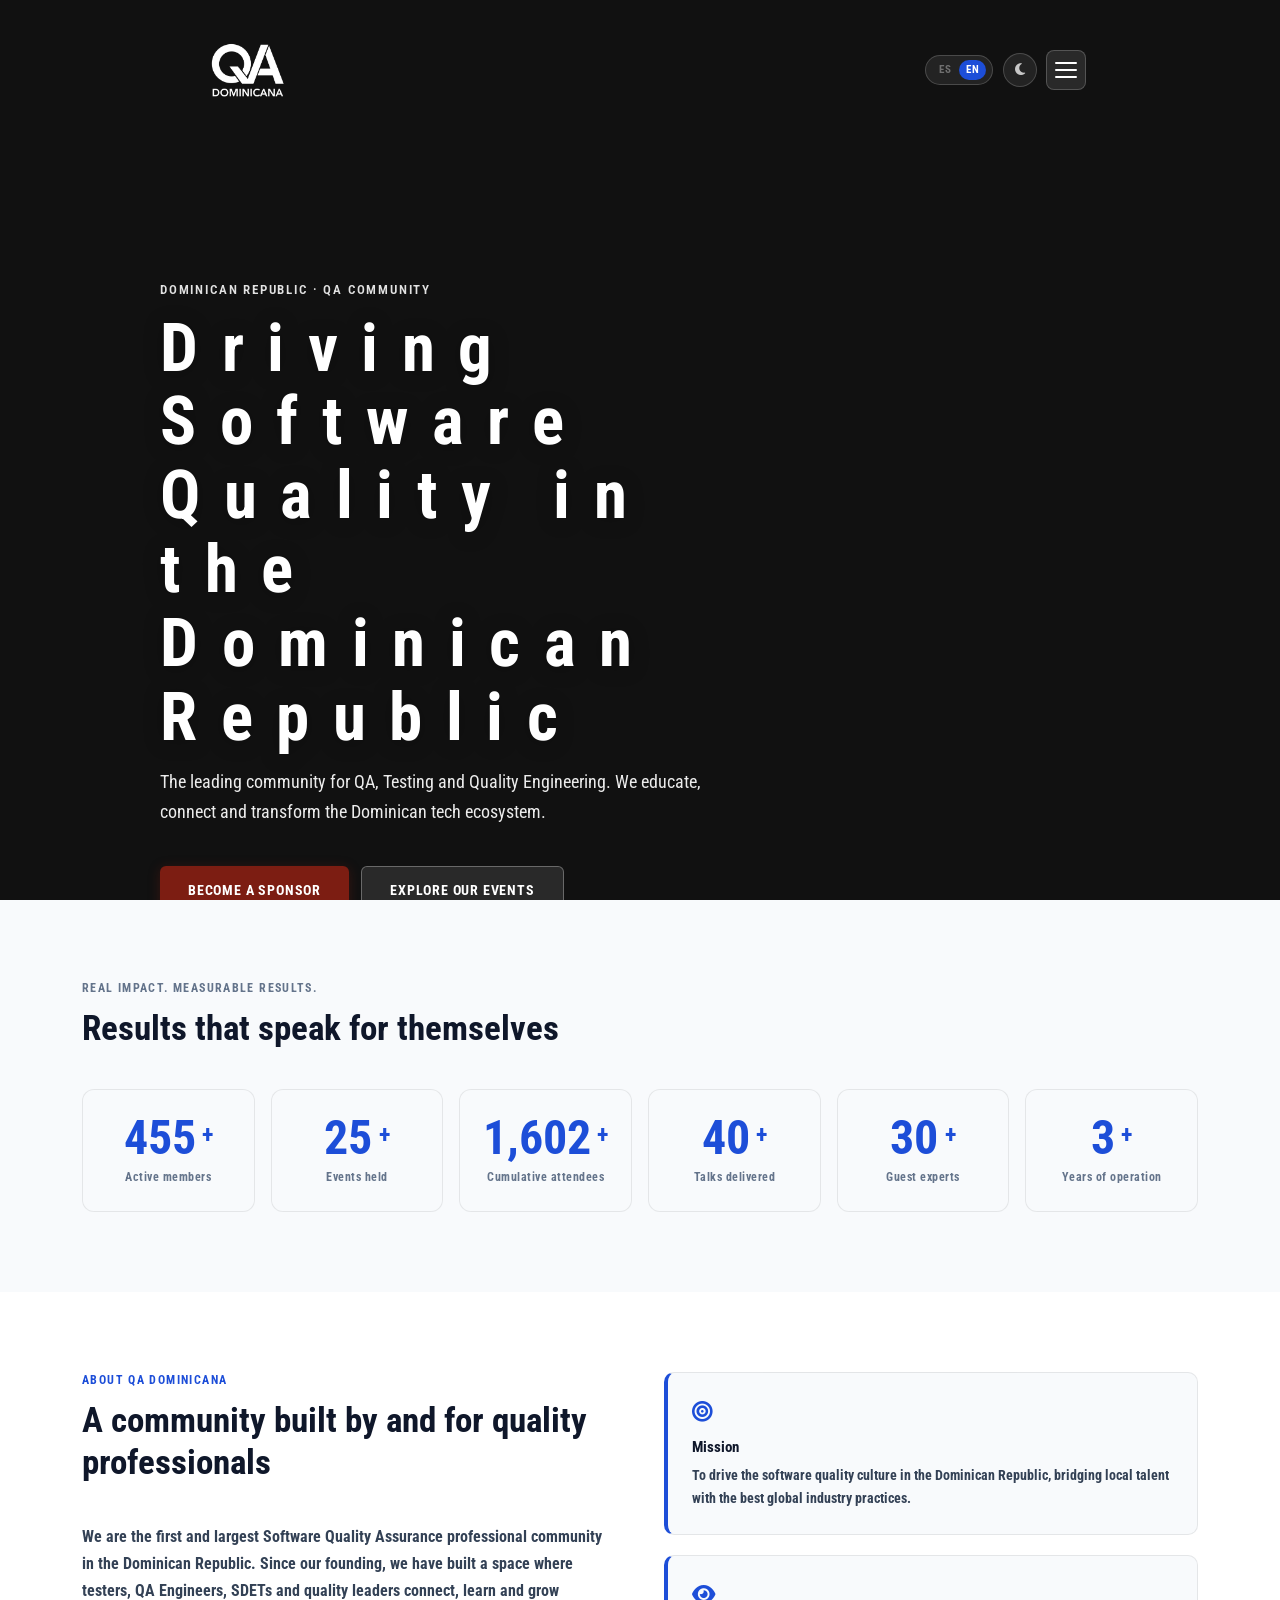
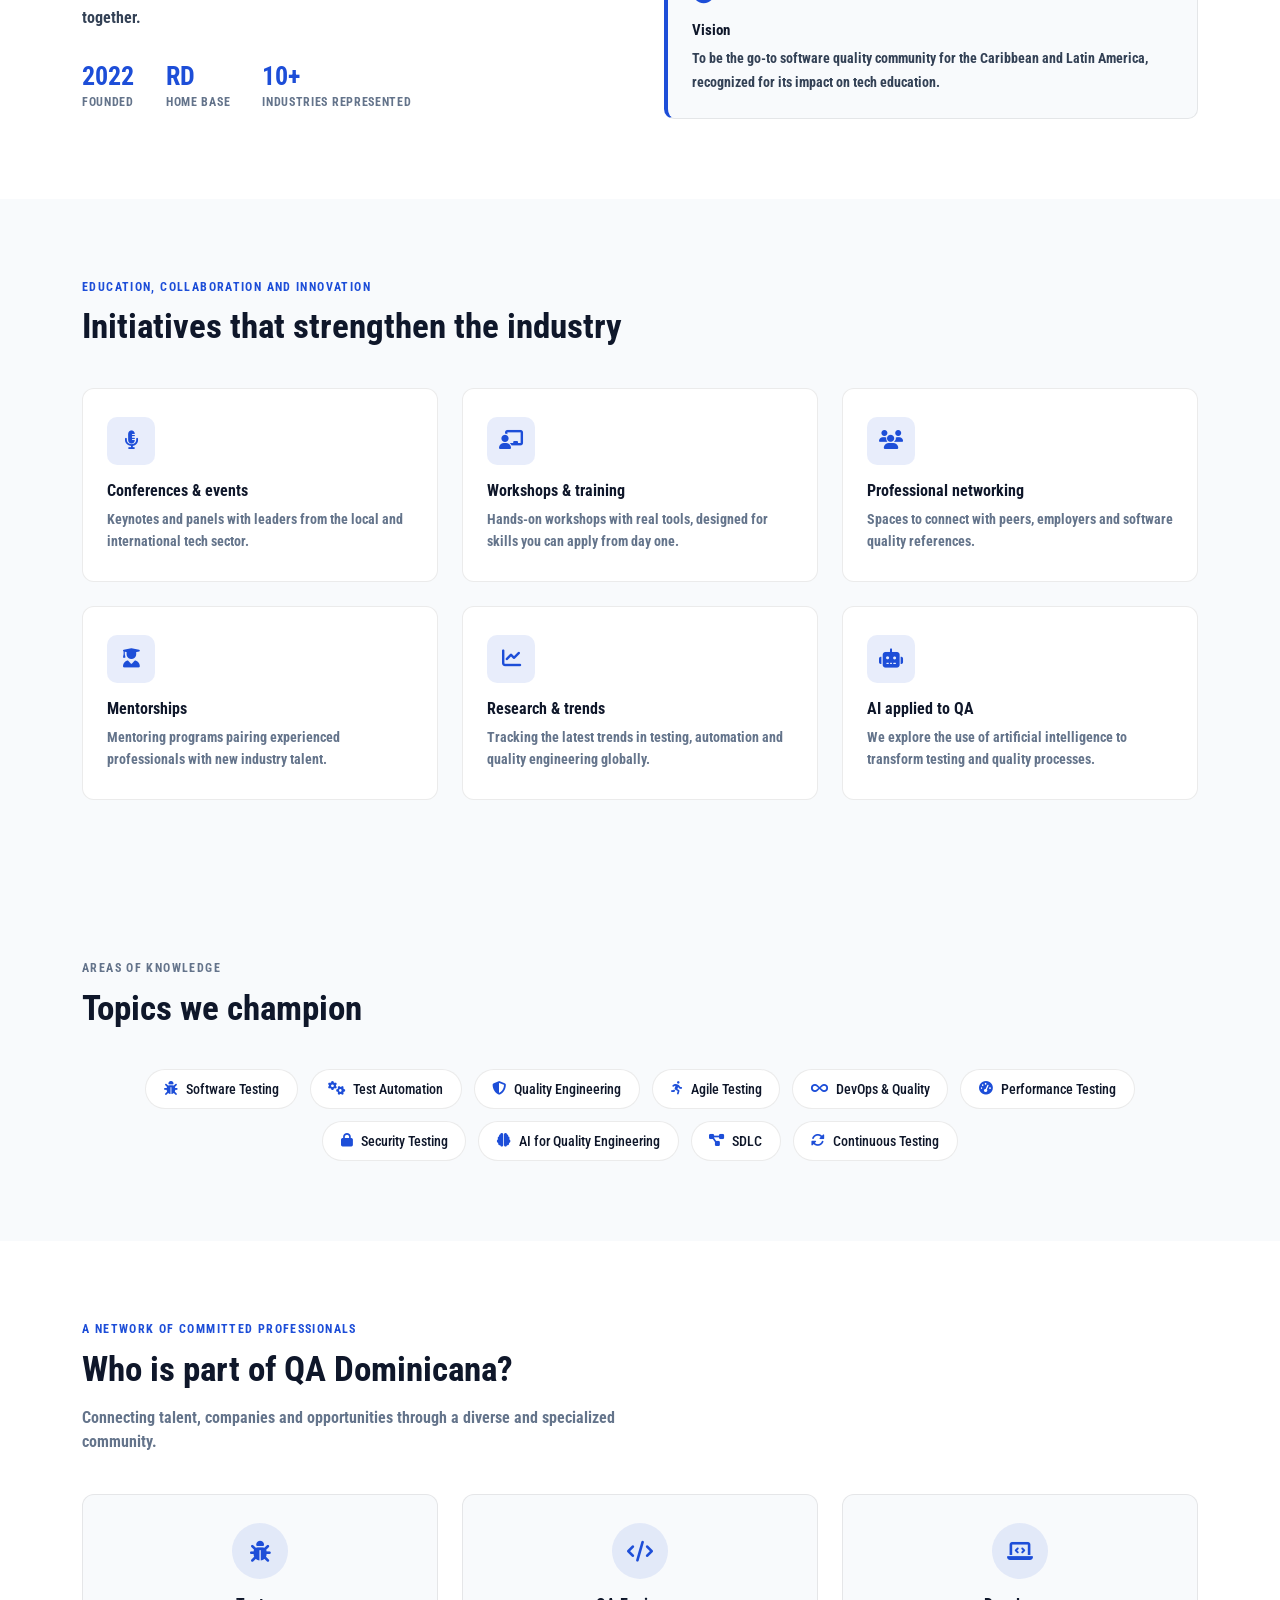
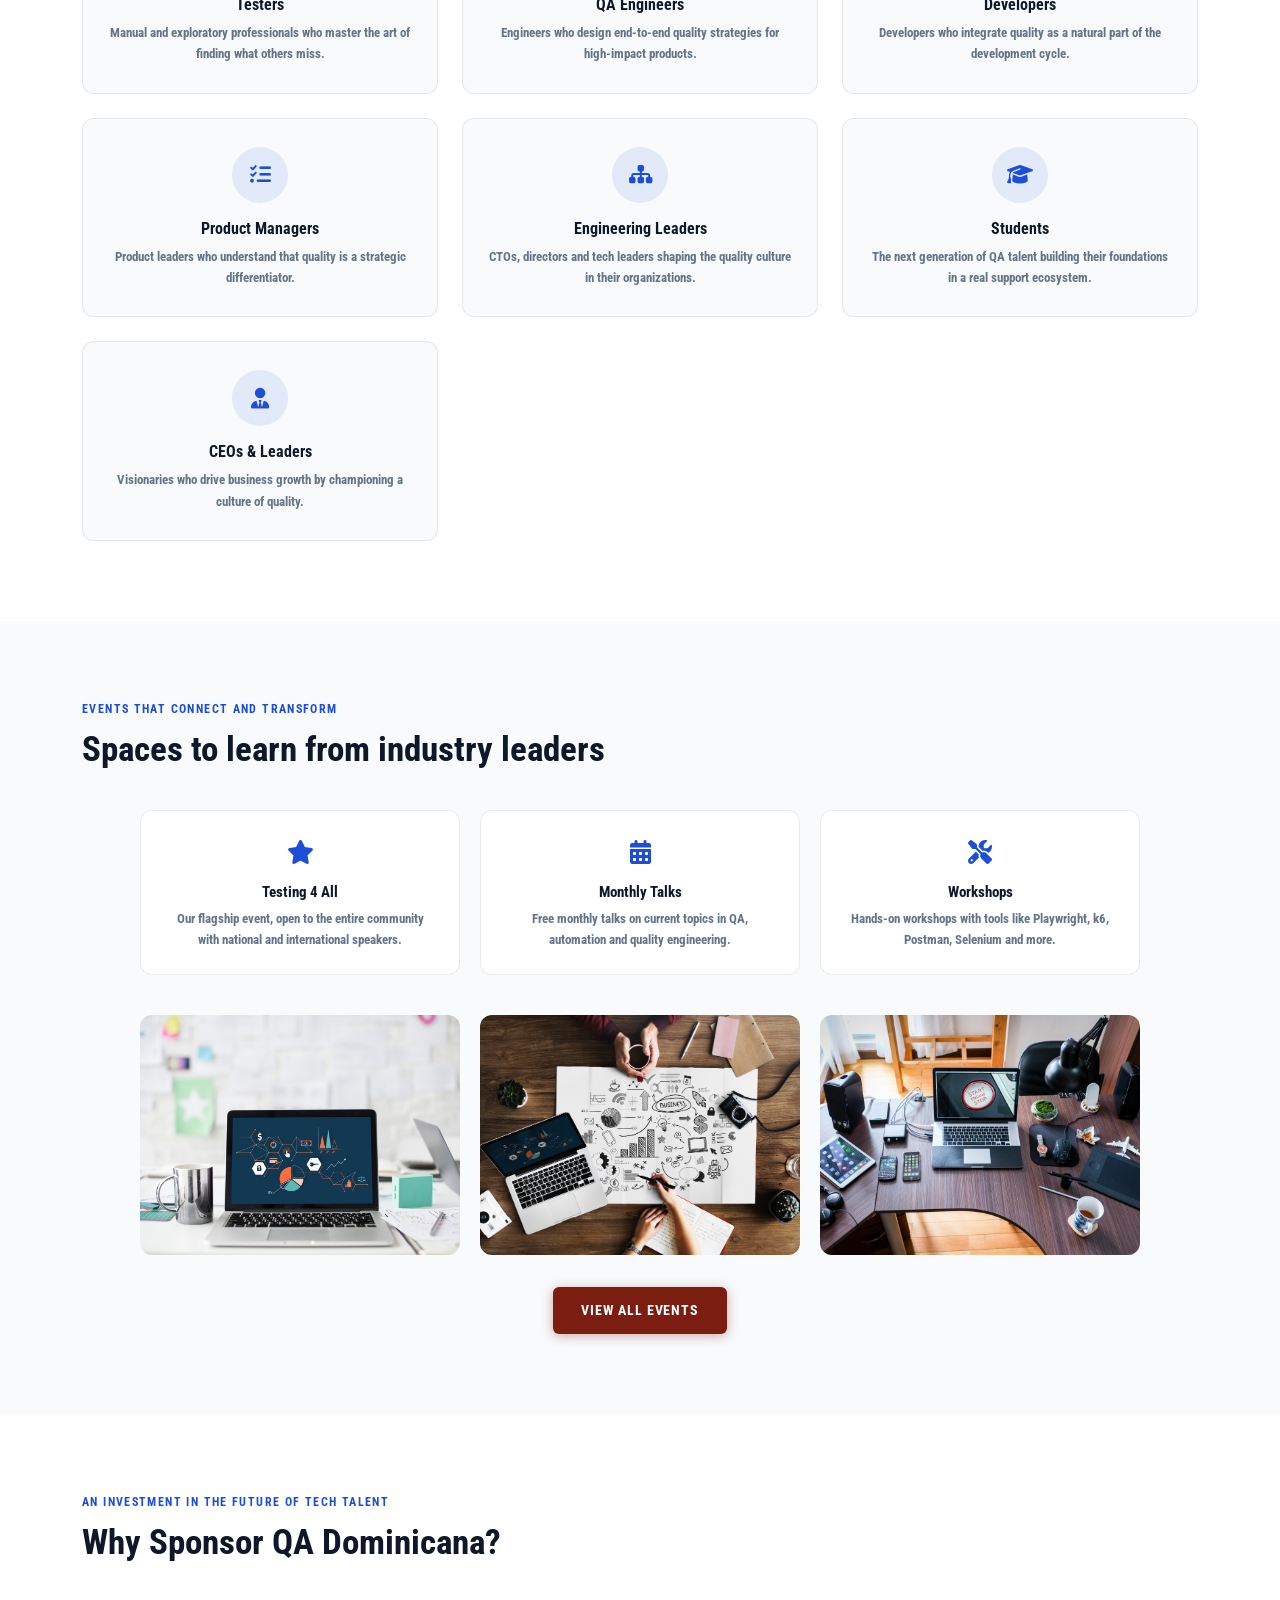
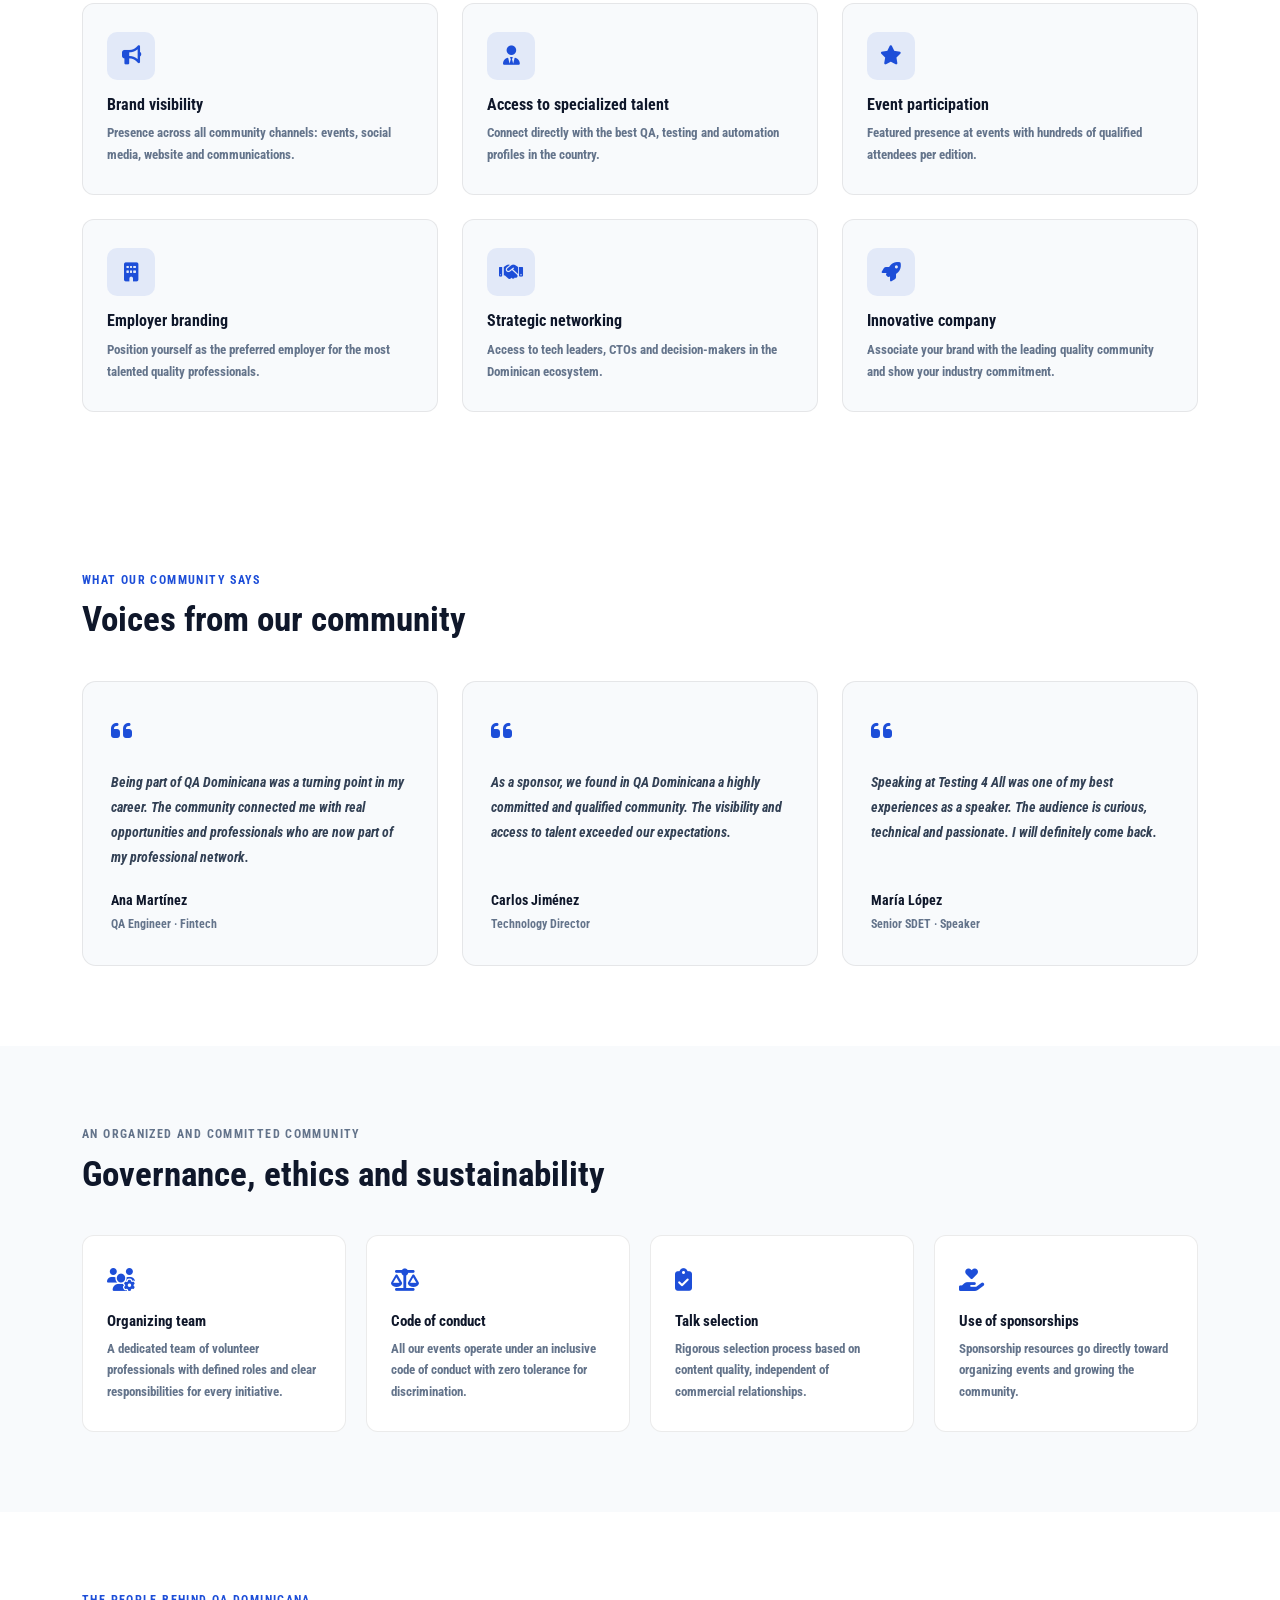
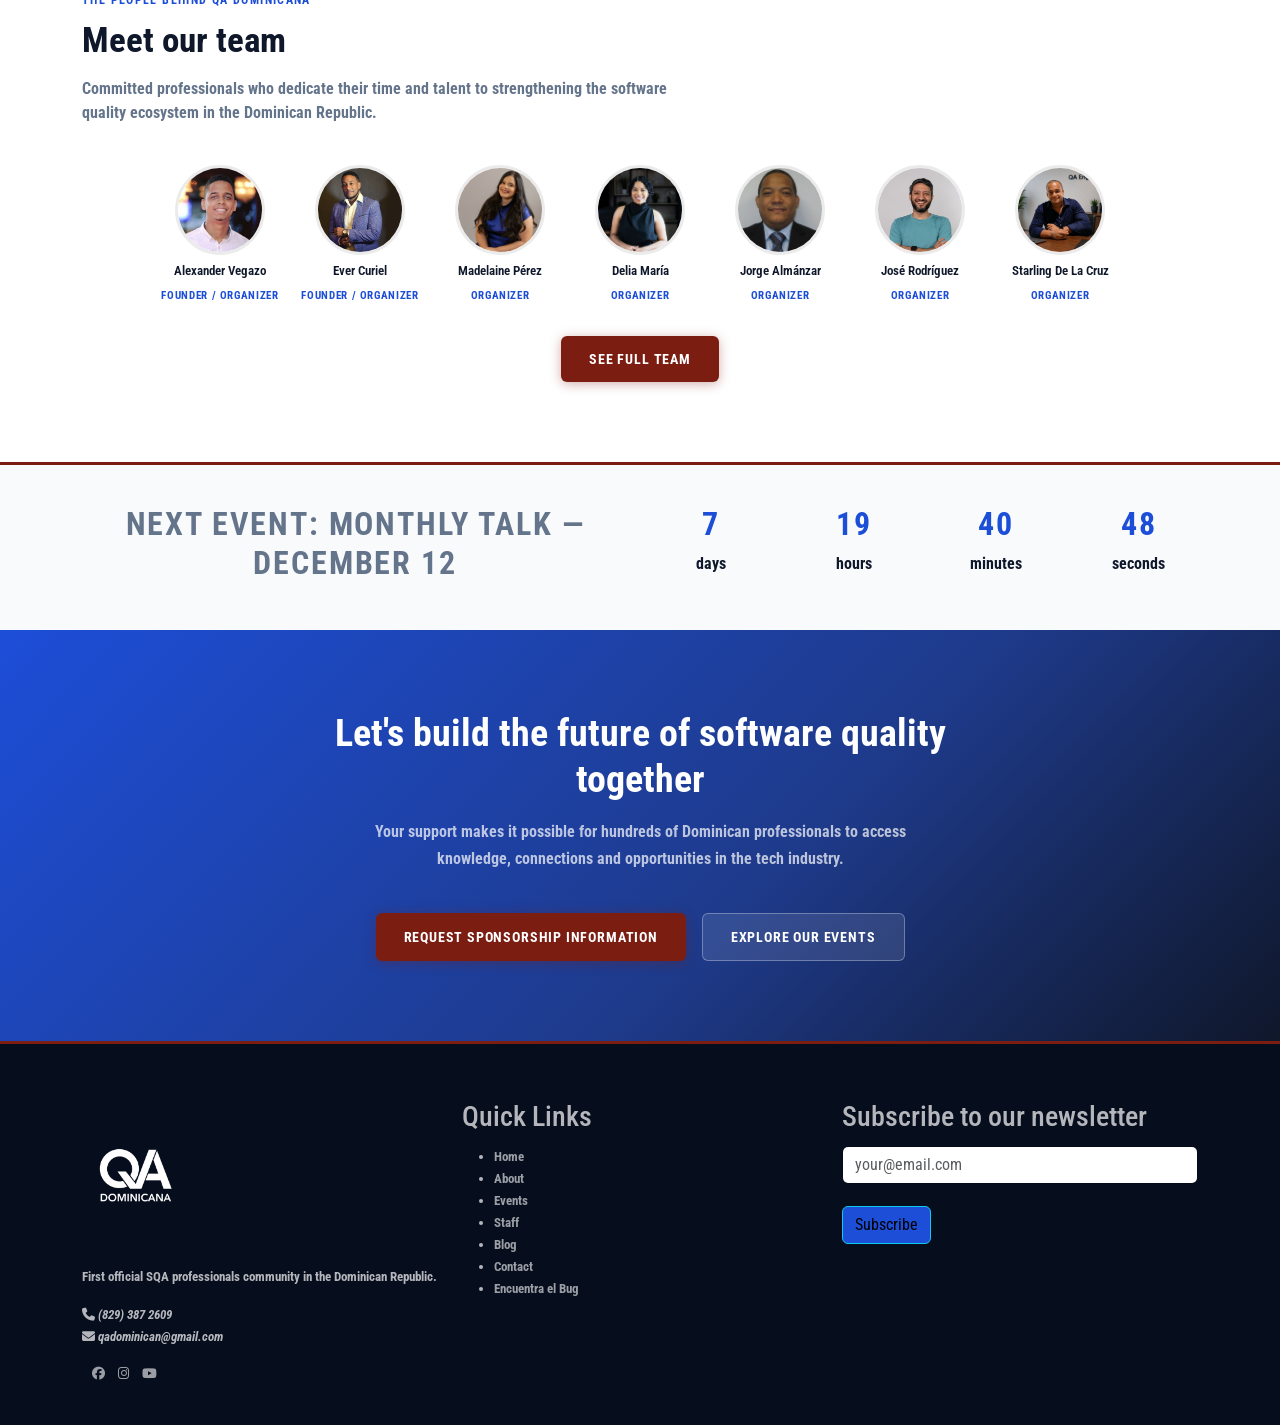
<file: index.html>
<!DOCTYPE html>
<html lang="es">
<head>
    <meta charset="UTF-8">
    <meta name="viewport" content="width=device-width, initial-scale=1.0">
    <meta name="description" content="La comunidad líder de QA, Testing e Ingeniería de Calidad en República Dominicana. Educamos, conectamos y transformamos el ecosistema tecnológico dominicano.">
    <title>QA Dominicana — Comunidad de Profesionales SQA</title>
    <link rel="shortcut icon" href="favicon.ico">
    <link rel="preload" as="image" href="assets/slide/evento-charla-primeros-pasos-pruebas.jpg" fetchpriority="high">
    <link rel="preconnect" href="https://cdn.jsdelivr.net">
    <link rel="preconnect" href="https://cdnjs.cloudflare.com">
    <link rel="preconnect" href="https://fonts.googleapis.com">
    <link rel="preconnect" href="https://fonts.gstatic.com" crossorigin>
    <link rel="stylesheet" href="https://fonts.googleapis.com/css2?family=Roboto+Condensed:wght@300;400;700&display=swap">
    <link rel="stylesheet" href="https://cdn.jsdelivr.net/npm/bootstrap@5.3.3/dist/css/bootstrap.min.css">
    <link rel="stylesheet" href="https://cdnjs.cloudflare.com/ajax/libs/font-awesome/6.5.1/css/all.min.css">
    <link rel="stylesheet" href="css/style.css?v=16">
    <script>!function(){var t=localStorage.getItem('qa-theme')||(window.matchMedia('(prefers-color-scheme: dark)').matches?'dark':'light');document.documentElement.setAttribute('data-theme',t)}();</script>
</head>
<body>
<a class="skip-link" href="#main-content" data-i18n="skip">Saltar al contenido principal</a>

<div class="nav-backdrop" id="nav-backdrop" aria-hidden="true"></div>
<div class="navigation-menu" id="navigation-menu" inert>
    <div class="nav-menu-header">
        <span class="nav-menu-logo">
            <img src="assets/logos/logoClaro.PNG" alt="QA Dominicana" class="site-logo">
        </span>
        <button class="lang-toggle" aria-label="Switch to English">
            <span class="lang-option" data-lang="es">ES</span>
            <span class="lang-option" data-lang="en">EN</span>
        </button>
        <button class="theme-toggle" aria-label="Cambiar a modo oscuro">
            <i class="fas fa-moon" aria-hidden="true"></i>
        </button>
        <button class="nav-close-btn" type="button" data-i18n-aria="nav.close" aria-label="Cerrar menú">
            <i class="fas fa-times" aria-hidden="true"></i>
        </button>
    </div>
    <nav class="nav-menu-links" aria-label="Menú lateral">
        <ul class="nav-menu-list" style="list-style:none;padding:0 1rem;margin:0;">
            <li style="margin:0.5rem 0;"><a href="index.html" data-i18n="nav.home">Inicio</a></li>
            <li style="margin:0.5rem 0;"><a href="acerca.html" data-i18n="nav.about">Acerca</a></li>
            <li style="margin:0.5rem 0;"><a href="eventos.html" data-i18n="nav.events">Eventos</a></li>
            <li style="margin:0.5rem 0;"><a href="staff.html" data-i18n="nav.staff">Staff</a></li>
            <li style="margin:0.5rem 0;"><a href="blog.html" data-i18n="nav.blog">Blog</a></li>
            <li style="margin:0.5rem 0;"><a href="contacto.html" data-i18n="nav.contact">Contacto</a></li>
        </ul>
    </nav>
    <div class="nav-menu-footer">
        <a href="https://www.facebook.com/groups/2300640940204721/" aria-label="Facebook" target="_blank" rel="noopener"><i class="fab fa-facebook" aria-hidden="true"></i></a>
        <a href="https://www.instagram.com/qa_dominicana/" aria-label="Instagram" target="_blank" rel="noopener"><i class="fab fa-instagram" aria-hidden="true"></i></a>
        <a href="https://www.youtube.com/channel/UC6f2mFVJtUjjuGAx5jeV4jA" aria-label="YouTube" target="_blank" rel="noopener"><i class="fab fa-youtube" aria-hidden="true"></i></a>
    </div>
</div>

<header class="header">
    <div class="slideshow" aria-hidden="true">
        <div class="slide" style="background-image:url('assets/slide/evento-charla-primeros-pasos-pruebas.jpg')"></div>
        <div class="slide" style="background-image:url('assets/slide/evento-introduccion-katalon.jpg')"></div>
        <div class="slide" style="background-image:url('assets/slide/evento-workshop-selenium.jpg')"></div>
    </div>

    <div class="container" id="headerCont">
        <div class="wrapper-nav" id="wrapperNav">
            <nav id="nav" aria-label="Navegación principal">
                <div id="logo">
                    <img src="assets/logos/logoClaro.PNG" alt="QA Dominicana" class="site-logo">
                </div>
                <div class="navigation-wrapper">
                    <button class="lang-toggle" aria-label="Switch to English">
                        <span class="lang-option" data-lang="es">ES</span>
                        <span class="lang-option" data-lang="en">EN</span>
                    </button>
                    <button class="theme-toggle" aria-label="Cambiar a modo oscuro">
                        <i class="fas fa-moon" aria-hidden="true"></i>
                    </button>
                    <button class="navigation-button" type="button" data-i18n-aria="nav.open" aria-label="Abrir menú" aria-expanded="false" aria-controls="navigation-menu">
                        <span class="hamburger-bar"></span>
                        <span class="hamburger-bar"></span>
                        <span class="hamburger-bar"></span>
                    </button>
                </div>
            </nav>
        </div>

        <section class="hero">
            <p class="hero-eyebrow" data-i18n="home.hero.eyebrow">República Dominicana · Comunidad de QA</p>
            <h1 data-i18n="home.hero.h1">Impulsando la Calidad de Software en la República Dominicana</h1>
            <p class="hero-sub" data-i18n="home.hero.sub">La comunidad líder de QA, Testing e Ingeniería de Calidad. Educamos, conectamos y transformamos el ecosistema tecnológico dominicano.</p>
            <div class="button">
                <a class="btn1" href="contacto.html" data-i18n="home.hero.btn1">Conviértete en patrocinador</a>
                <a class="btn2" href="eventos.html" data-i18n="home.hero.btn2">Conoce nuestros eventos</a>
            </div>
        </section>
    </div>
</header>

<main id="main-content">

<!-- ════════════════════════════════════
     MÉTRICAS DE IMPACTO
════════════════════════════════════ -->
<section class="hp-metrics" id="metricas" aria-label="Métricas de impacto">
    <div class="container">
        <p class="hp-eyebrow hp-eyebrow-light" data-i18n="home.metrics.eyebrow">Impacto real. Resultados medibles.</p>
        <h2 class="hp-title hp-title-light" data-i18n="home.metrics.title">Resultados que hablan por sí solos</h2>
        <div class="hp-metrics-grid">
            <div class="hp-metric">
                <span class="hp-metric-num" data-target="500">0</span><span class="hp-metric-plus">+</span>
                <span class="hp-metric-label" data-i18n="home.metrics.label1">Miembros activos</span>
            </div>
            <div class="hp-metric">
                <span class="hp-metric-num" data-target="25">0</span><span class="hp-metric-plus">+</span>
                <span class="hp-metric-label" data-i18n="home.metrics.label2">Eventos realizados</span>
            </div>
            <div class="hp-metric">
                <span class="hp-metric-num" data-target="2000">0</span><span class="hp-metric-plus">+</span>
                <span class="hp-metric-label" data-i18n="home.metrics.label3">Asistentes acumulados</span>
            </div>
            <div class="hp-metric">
                <span class="hp-metric-num" data-target="40">0</span><span class="hp-metric-plus">+</span>
                <span class="hp-metric-label" data-i18n="home.metrics.label4">Charlas impartidas</span>
            </div>
            <div class="hp-metric">
                <span class="hp-metric-num" data-target="30">0</span><span class="hp-metric-plus">+</span>
                <span class="hp-metric-label" data-i18n="home.metrics.label5">Expertos invitados</span>
            </div>
            <div class="hp-metric">
                <span class="hp-metric-num" data-target="3">0</span><span class="hp-metric-plus">+</span>
                <span class="hp-metric-label" data-i18n="home.metrics.label6">Años de operación</span>
            </div>
        </div>
    </div>
</section>

<!-- ════════════════════════════════════
     QUIÉNES SOMOS
════════════════════════════════════ -->
<section class="hp-about" id="quienes-somos" aria-label="Quiénes somos">
    <div class="container">
        <div class="hp-about-grid">
            <div class="hp-about-text">
                <p class="hp-eyebrow" data-i18n="home.about.eyebrow">Sobre QA Dominicana</p>
                <h2 class="hp-title" data-i18n="home.about.title">Una comunidad creada por y para profesionales de calidad</h2>
                <p class="hp-about-desc" data-i18n="home.about.desc">Somos la primera y más grande comunidad de profesionales de Software Quality Assurance en República Dominicana. Desde nuestros inicios, hemos construido un espacio donde testers, QA Engineers, SDETs y líderes de calidad se conectan, aprenden y crecen juntos.</p>
                <div class="hp-about-stats">
                    <div class="hp-about-stat">
                        <span class="hp-about-stat-num">2022</span>
                        <span class="hp-about-stat-label" data-i18n="home.about.stat1">Año de fundación</span>
                    </div>
                    <div class="hp-about-stat">
                        <span class="hp-about-stat-num">RD</span>
                        <span class="hp-about-stat-label" data-i18n="home.about.stat2">Base principal</span>
                    </div>
                    <div class="hp-about-stat">
                        <span class="hp-about-stat-num">10+</span>
                        <span class="hp-about-stat-label" data-i18n="home.about.stat3">Industrias representadas</span>
                    </div>
                </div>
            </div>
            <div class="hp-about-cards">
                <div class="hp-about-card">
                    <div class="hp-about-card-icon"><i class="fas fa-bullseye"></i></div>
                    <h3 data-i18n="home.about.mission.title">Misión</h3>
                    <p data-i18n="home.about.mission.desc">Impulsar la cultura de calidad de software en la República Dominicana, creando puentes entre el talento local y las mejores prácticas globales de la industria.</p>
                </div>
                <div class="hp-about-card">
                    <div class="hp-about-card-icon"><i class="fas fa-eye"></i></div>
                    <h3 data-i18n="home.about.vision.title">Visión</h3>
                    <p data-i18n="home.about.vision.desc">Ser la comunidad de referencia en calidad de software para toda la región del Caribe y América Latina, reconocida por su impacto en la educación tecnológica.</p>
                </div>
            </div>
        </div>
    </div>
</section>

<!-- ════════════════════════════════════
     QUÉ HACEMOS
════════════════════════════════════ -->
<section class="hp-what" id="que-hacemos" aria-label="Qué hacemos">
    <div class="container">
        <p class="hp-eyebrow" data-i18n="home.what.eyebrow">Educación, colaboración e innovación</p>
        <h2 class="hp-title" data-i18n="home.what.title">Iniciativas que fortalecen la industria</h2>
        <div class="hp-what-grid">
            <div class="hp-what-card">
                <div class="hp-what-icon"><i class="fas fa-microphone-alt"></i></div>
                <h3 data-i18n="home.what.c1.title">Conferencias y eventos</h3>
                <p data-i18n="home.what.c1.desc">Charlas magistrales y paneles con líderes del sector tecnológico local e internacional.</p>
            </div>
            <div class="hp-what-card">
                <div class="hp-what-icon"><i class="fas fa-chalkboard-teacher"></i></div>
                <h3 data-i18n="home.what.c2.title">Workshops y capacitaciones</h3>
                <p data-i18n="home.what.c2.desc">Talleres prácticos con herramientas reales, diseñados para habilidades aplicables desde el primer día.</p>
            </div>
            <div class="hp-what-card">
                <div class="hp-what-icon"><i class="fas fa-users"></i></div>
                <h3 data-i18n="home.what.c3.title">Networking profesional</h3>
                <p data-i18n="home.what.c3.desc">Espacios para conectar con colegas, empleadores y referentes de la calidad de software.</p>
            </div>
            <div class="hp-what-card">
                <div class="hp-what-icon"><i class="fas fa-user-graduate"></i></div>
                <h3 data-i18n="home.what.c4.title">Mentorías</h3>
                <p data-i18n="home.what.c4.desc">Programas de acompañamiento entre profesionales experimentados y nuevos talentos de la industria.</p>
            </div>
            <div class="hp-what-card">
                <div class="hp-what-icon"><i class="fas fa-chart-line"></i></div>
                <h3 data-i18n="home.what.c5.title">Investigación y tendencias</h3>
                <p data-i18n="home.what.c5.desc">Seguimiento de las últimas tendencias en testing, automatización y quality engineering global.</p>
            </div>
            <div class="hp-what-card">
                <div class="hp-what-icon"><i class="fas fa-robot"></i></div>
                <h3 data-i18n="home.what.c6.title">IA aplicada al QA</h3>
                <p data-i18n="home.what.c6.desc">Exploramos el uso de inteligencia artificial para transformar los procesos de testing y calidad.</p>
            </div>
        </div>
    </div>
</section>

<!-- ════════════════════════════════════
     TEMAS QUE IMPULSAMOS
════════════════════════════════════ -->
<section class="hp-topics" id="temas" aria-label="Temas que impulsamos">
    <div class="container">
        <p class="hp-eyebrow hp-eyebrow-light" data-i18n="home.topics.eyebrow">Áreas de conocimiento</p>
        <h2 class="hp-title hp-title-light" data-i18n="home.topics.title">Temas que impulsamos</h2>
        <div class="hp-topics-grid">
            <span class="hp-topic-tag"><i class="fas fa-bug"></i> Software Testing</span>
            <span class="hp-topic-tag"><i class="fas fa-cogs"></i> Test Automation</span>
            <span class="hp-topic-tag"><i class="fas fa-shield-alt"></i> Quality Engineering</span>
            <span class="hp-topic-tag"><i class="fas fa-running"></i> Agile Testing</span>
            <span class="hp-topic-tag"><i class="fas fa-infinity"></i> DevOps &amp; Quality</span>
            <span class="hp-topic-tag"><i class="fas fa-tachometer-alt"></i> Performance Testing</span>
            <span class="hp-topic-tag"><i class="fas fa-lock"></i> Security Testing</span>
            <span class="hp-topic-tag"><i class="fas fa-brain"></i> AI for Quality Engineering</span>
            <span class="hp-topic-tag"><i class="fas fa-project-diagram"></i> SDLC</span>
            <span class="hp-topic-tag"><i class="fas fa-sync-alt"></i> Continuous Testing</span>
        </div>
    </div>
</section>

<!-- ════════════════════════════════════
     NUESTRA COMUNIDAD
════════════════════════════════════ -->
<section class="hp-community" id="comunidad" aria-label="Nuestra comunidad">
    <div class="container">
        <p class="hp-eyebrow" data-i18n="home.community.eyebrow">Una red de profesionales comprometidos</p>
        <h2 class="hp-title" data-i18n="home.community.title">¿Quién forma parte de QA Dominicana?</h2>
        <p class="hp-section-sub" data-i18n="home.community.sub">Conectamos talento, empresas y oportunidades a través de una comunidad diversa y especializada.</p>
        <div class="hp-community-grid">
            <div class="hp-community-card">
                <div class="hp-community-icon"><i class="fas fa-bug"></i></div>
                <h3 data-i18n="home.community.c1.title">Testers</h3>
                <p data-i18n="home.community.c1.desc">Profesionales manuales y exploratorios que dominan el arte de encontrar lo que otros no ven.</p>
            </div>
            <div class="hp-community-card">
                <div class="hp-community-icon"><i class="fas fa-code"></i></div>
                <h3 data-i18n="home.community.c2.title">QA Engineers</h3>
                <p data-i18n="home.community.c2.desc">Ingenieros que diseñan estrategias de calidad end-to-end para productos de alto impacto.</p>
            </div>
            <div class="hp-community-card">
                <div class="hp-community-icon"><i class="fas fa-laptop-code"></i></div>
                <h3 data-i18n="home.community.c3.title">Developers</h3>
                <p data-i18n="home.community.c3.desc">Desarrolladores que integran la calidad como parte natural del ciclo de desarrollo.</p>
            </div>
            <div class="hp-community-card">
                <div class="hp-community-icon"><i class="fas fa-tasks"></i></div>
                <h3 data-i18n="home.community.c4.title">Product Managers</h3>
                <p data-i18n="home.community.c4.desc">Líderes de producto que entienden que la calidad es un diferenciador estratégico.</p>
            </div>
            <div class="hp-community-card">
                <div class="hp-community-icon"><i class="fas fa-sitemap"></i></div>
                <h3 data-i18n="home.community.c5.title">Engineering Leaders</h3>
                <p data-i18n="home.community.c5.desc">CTOs, directores y líderes técnicos que moldean la cultura de calidad en sus organizaciones.</p>
            </div>
            <div class="hp-community-card">
                <div class="hp-community-icon"><i class="fas fa-graduation-cap"></i></div>
                <h3 data-i18n="home.community.c6.title">Estudiantes</h3>
                <p data-i18n="home.community.c6.desc">La próxima generación de talentos QA construyendo sus bases en un ecosistema de apoyo real.</p>
            </div>
             <div class="hp-community-card">
                <div class="hp-community-icon"><i class="fa-solid fa-user-tie"></i></div>
                <h3 data-i18n="home.community.c6.title1">CEOs & Leaders</h3>
                <p data-i18n="home.community.c6.desc1">Visionaries who drive business growth by championing a culture of quality.</p>
            </div>
        </div>
    </div>
</section>

<!-- ════════════════════════════════════
     NUESTROS EVENTOS
════════════════════════════════════ -->
<section class="hp-events" id="nuestros-eventos" aria-label="Nuestros eventos">
    <div class="container">
        <p class="hp-eyebrow" data-i18n="home.events.eyebrow">Eventos que conectan y transforman</p>
        <h2 class="hp-title" data-i18n="home.events.title">Espacios para aprender de los líderes de la industria</h2>
        <div class="hp-events-types">
            <div class="hp-event-type">
                <div class="hp-event-type-icon"><i class="fas fa-star"></i></div>
                <h3>Testing 4 All</h3>
                <p data-i18n="home.events.t4a.desc">Nuestro evento insignia, abierto a toda la comunidad con speakers nacionales e internacionales.</p>
            </div>
            <div class="hp-event-type">
                <div class="hp-event-type-icon"><i class="fas fa-calendar-alt"></i></div>
                <h3>Monthly Talks</h3>
                <p data-i18n="home.events.monthly.desc">Charlas mensuales gratuitas sobre temas vigentes en QA, automatización e ingeniería de calidad.</p>
            </div>
            <!--<div class="hp-event-type">
                <div class="hp-event-type-icon"><i class="fas fa-laptop"></i></div>
                <h3>Webinars</h3>
                <p data-i18n="home.events.webinars.desc">Sesiones virtuales de acceso libre para democratizar el conocimiento más allá del territorio.</p>
            </div>--->
            <div class="hp-event-type">
                <div class="hp-event-type-icon"><i class="fas fa-tools"></i></div>
                <h3>Workshops</h3>
                <p data-i18n="home.events.workshops.desc">Talleres prácticos con herramientas como Playwright, k6, Postman, Selenium y más.</p>
            </div>
        </div>
        <div class="hp-events-gallery">
            <div class="hp-gallery-item"><img src="assets/events/evento-1.jpg" alt="Evento QA Dominicana" loading="lazy"></div>
            <div class="hp-gallery-item"><img src="assets/events/evento-2.jpg" alt="Evento QA Dominicana" loading="lazy"></div>
            <!--<div class="hp-gallery-item"><img src="assets/events/evento-3.jpg" alt="Evento QA Dominicana" loading="lazy"></div>-->
            <div class="hp-gallery-item"><img src="assets/events/evento-4.jpg" alt="Evento QA Dominicana" loading="lazy"></div>
        </div>
        <div class="hp-events-cta">
            <a href="eventos.html" class="btn1" data-i18n="home.events.cta">Ver todos los eventos</a>
        </div>
    </div>
</section>

<!-- ════════════════════════════════════
     POR QUÉ PATROCINAR
════════════════════════════════════ -->
<section class="hp-why-sponsor" id="por-que-patrocinar" aria-label="Por qué patrocinar">
    <div class="container">
        <p class="hp-eyebrow" data-i18n="home.sponsor.eyebrow">Una inversión en el futuro del talento tecnológico</p>
        <h2 class="hp-title" data-i18n="home.sponsor.title">¿Por Qué Patrocinar QA Dominicana?</h2>
        <div class="hp-why-grid">
            <div class="hp-why-card">
                <div class="hp-why-icon"><i class="fas fa-bullhorn"></i></div>
                <h3 data-i18n="home.sponsor.c1.title">Visibilidad de marca</h3>
                <p data-i18n="home.sponsor.c1.desc">Presencia en todos los canales de la comunidad: eventos, redes sociales, web y comunicaciones.</p>
            </div>
            <div class="hp-why-card">
                <div class="hp-why-icon"><i class="fas fa-user-tie"></i></div>
                <h3 data-i18n="home.sponsor.c2.title">Acceso a talento especializado</h3>
                <p data-i18n="home.sponsor.c2.desc">Conecta directamente con los mejores perfiles de QA, testing y automatización del país.</p>
            </div>
            <div class="hp-why-card">
                <div class="hp-why-icon"><i class="fas fa-star"></i></div>
                <h3 data-i18n="home.sponsor.c3.title">Participación en eventos</h3>
                <p data-i18n="home.sponsor.c3.desc">Presencia protagónica en eventos con cientos de asistentes calificados por edición.</p>
            </div>
            <div class="hp-why-card">
                <div class="hp-why-icon"><i class="fas fa-building"></i></div>
                <h3 data-i18n="home.sponsor.c4.title">Employer branding</h3>
                <p data-i18n="home.sponsor.c4.desc">Posiciónate como el empleador preferido de los profesionales de calidad más talentosos del país.</p>
            </div>
            <div class="hp-why-card">
                <div class="hp-why-icon"><i class="fas fa-handshake"></i></div>
                <h3 data-i18n="home.sponsor.c5.title">Networking estratégico</h3>
                <p data-i18n="home.sponsor.c5.desc">Acceso a líderes tecnológicos, CTOs y tomadores de decisiones del ecosistema dominicano.</p>
            </div>
            <div class="hp-why-card">
                <div class="hp-why-icon"><i class="fas fa-rocket"></i></div>
                <h3 data-i18n="home.sponsor.c6.title">Empresa innovadora</h3>
                <p data-i18n="home.sponsor.c6.desc">Asocia tu marca con la comunidad líder de calidad y demuestra tu compromiso con la industria.</p>
            </div>
        </div>
    </div>
</section>

<!-- ════════════════════════════════════
     PLANES DE PATROCINIO
════════════════════════════════════ -->
<!--<section class="hp-tiers" id="patrocinio" aria-label="Planes de patrocinio">
    <div class="container">
        <p class="hp-eyebrow hp-eyebrow-light" data-i18n="home.tiers.eyebrow">Planes diseñados para maximizar tu impacto</p>
        <h2 class="hp-title hp-title-light" data-i18n="home.tiers.title">Oportunidades de Patrocinio</h2>
        <div class="hp-tiers-grid">
            <div class="hp-tier hp-tier--platinum">
                <div class="hp-tier-header">
                    <span class="hp-tier-gem"><i class="fas fa-gem"></i></span>
                    <h3>Platinum</h3>
                </div>
                <ul class="hp-tier-list">
                    <li><i class="fas fa-check"></i> <span data-i18n="home.tiers.plat.b1">Logo principal en todos los eventos</span></li>
                    <li><i class="fas fa-check"></i> <span data-i18n="home.tiers.plat.b2">Stand exclusivo en eventos</span></li>
                    <li><i class="fas fa-check"></i> <span data-i18n="home.tiers.plat.b3">Charla patrocinada (30 min)</span></li>
                    <li><i class="fas fa-check"></i> <span data-i18n="home.tiers.plat.b4">Menciones en redes mensuales</span></li>
                    <li><i class="fas fa-check"></i> <span data-i18n="home.tiers.plat.b5">Publicación de ofertas de empleo</span></li>
                    <li><i class="fas fa-check"></i> <span data-i18n="home.tiers.plat.b6">Reconocimiento en newsletter</span></li>
                </ul>
                <a href="contacto.html" class="hp-tier-btn" data-i18n="home.tiers.request">Solicitar información</a>
            </div>
            <div class="hp-tier hp-tier--gold">
                <div class="hp-tier-header">
                    <span class="hp-tier-gem"><i class="fas fa-award"></i></span>
                    <h3>Gold</h3>
                </div>
                <ul class="hp-tier-list">
                    <li><i class="fas fa-check"></i> <span data-i18n="home.tiers.gold.b1">Logo en eventos y web</span></li>
                    <li><i class="fas fa-check"></i> <span data-i18n="home.tiers.gold.b2">Mesa de networking</span></li>
                    <li><i class="fas fa-check"></i> <span data-i18n="home.tiers.gold.b3">Charla patrocinada (15 min)</span></li>
                    <li><i class="fas fa-check"></i> <span data-i18n="home.tiers.gold.b4">Menciones trimestrales</span></li>
                    <li><i class="fas fa-check"></i> <span data-i18n="home.tiers.gold.b5">Publicación de ofertas de empleo</span></li>
                    <li><i class="fas fa-check"></i> <span data-i18n="home.tiers.gold.b6">Banner en eventos</span></li>
                </ul>
                <a href="contacto.html" class="hp-tier-btn" data-i18n="home.tiers.request">Solicitar información</a>
            </div>
            <div class="hp-tier hp-tier--silver">
                <div class="hp-tier-header">
                    <span class="hp-tier-gem"><i class="fas fa-medal"></i></span>
                    <h3>Silver</h3>
                </div>
                <ul class="hp-tier-list">
                    <li><i class="fas fa-check"></i> <span data-i18n="home.tiers.silver.b1">Logo en web y materiales</span></li>
                    <li><i class="fas fa-check"></i> <span data-i18n="home.tiers.silver.b2">Menciones en eventos</span></li>
                    <li><i class="fas fa-check"></i> <span data-i18n="home.tiers.silver.b3">Publicación de 1 oferta</span></li>
                    <li><i class="fas fa-check"></i> <span data-i18n="home.tiers.silver.b4">Reconocimiento en redes</span></li>
                </ul>
                <a href="contacto.html" class="hp-tier-btn" data-i18n="home.tiers.request">Solicitar información</a>
            </div>
            <div class="hp-tier hp-tier--community">
                <div class="hp-tier-header">
                    <span class="hp-tier-gem"><i class="fas fa-hands-helping"></i></span>
                    <h3 data-i18n="home.tiers.community.name">Community Partner</h3>
                </div>
                <ul class="hp-tier-list">
                    <li><i class="fas fa-check"></i> <span data-i18n="home.tiers.comm.b1">Logo en web</span></li>
                    <li><i class="fas fa-check"></i> <span data-i18n="home.tiers.comm.b2">Intercambio de comunidades</span></li>
                    <li><i class="fas fa-check"></i> <span data-i18n="home.tiers.comm.b3">Co-creación de contenido</span></li>
                    <li><i class="fas fa-check"></i> <span data-i18n="home.tiers.comm.b4">Mención en boletín</span></li>
                </ul>
                <a href="contacto.html" class="hp-tier-btn" data-i18n="home.tiers.chat">Conversar</a>
            </div>
        </div>
    </div>
</section>-->

<!-- ════════════════════════════════════
     TESTIMONIOS
════════════════════════════════════ -->
<section class="hp-testimonials" id="testimonios" aria-label="Testimonios">
    <div class="container">
        <p class="hp-eyebrow" data-i18n="home.testimonials.eyebrow">Lo que dicen quienes nos acompañan</p>
        <h2 class="hp-title" data-i18n="home.testimonials.title">Voces de nuestra comunidad</h2>
        <div class="hp-testimonials-grid">
            <blockquote class="hp-testimonial">
                <div class="hp-testimonial-quote"><i class="fas fa-quote-left"></i></div>
                <p data-i18n="home.testimonials.q1">Participar en QA Dominicana fue un punto de inflexión en mi carrera. La comunidad me conectó con oportunidades reales y profesionales que hoy son parte de mi red de trabajo.</p>
                <footer>
                    <strong>Ana Martínez</strong>
                    <span data-i18n="home.testimonials.q1.role">QA Engineer · Fintech</span>
                </footer>
            </blockquote>
            <blockquote class="hp-testimonial">
                <div class="hp-testimonial-quote"><i class="fas fa-quote-left"></i></div>
                <p data-i18n="home.testimonials.q2">Como sponsor, encontramos en QA Dominicana una comunidad altamente comprometida y calificada. La visibilidad y el acceso al talento superaron nuestras expectativas.</p>
                <footer>
                    <strong>Carlos Jiménez</strong>
                    <span data-i18n="home.testimonials.q2.role">Director de Tecnología</span>
                </footer>
            </blockquote>
            <blockquote class="hp-testimonial">
                <div class="hp-testimonial-quote"><i class="fas fa-quote-left"></i></div>
                <p data-i18n="home.testimonials.q3">Dar una charla en Testing 4 All fue una de las mejores experiencias como speaker. La audiencia es curiosa, técnica y apasionada. Volveré sin dudarlo.</p>
                <footer>
                    <strong>María López</strong>
                    <span data-i18n="home.testimonials.q3.role">SDET Senior · Speaker</span>
                </footer>
            </blockquote>
        </div>
    </div>
</section>

<!-- ════════════════════════════════════
     TRANSPARENCIA
════════════════════════════════════ -->
<section class="hp-transparency" id="transparencia" aria-label="Transparencia">
    <div class="container">
        <p class="hp-eyebrow hp-eyebrow-light" data-i18n="home.transparency.eyebrow">Una comunidad organizada y comprometida</p>
        <h2 class="hp-title hp-title-light" data-i18n="home.transparency.title">Gobernanza, ética y sostenibilidad</h2>
        <div class="hp-transparency-grid">
            <div class="hp-trans-item">
                <div class="hp-trans-icon"><i class="fas fa-users-cog"></i></div>
                <h3 data-i18n="home.transparency.c1.title">Equipo organizador</h3>
                <p data-i18n="home.transparency.c1.desc">Un equipo dedicado de profesionales voluntarios con roles definidos y responsabilidades claras en cada iniciativa.</p>
            </div>
            <div class="hp-trans-item">
                <div class="hp-trans-icon"><i class="fas fa-balance-scale"></i></div>
                <h3 data-i18n="home.transparency.c2.title">Código de conducta</h3>
                <p data-i18n="home.transparency.c2.desc">Todos nuestros eventos operan bajo un código de conducta inclusivo y de tolerancia cero ante la discriminación.</p>
            </div>
            <div class="hp-trans-item">
                <div class="hp-trans-icon"><i class="fas fa-clipboard-check"></i></div>
                <h3 data-i18n="home.transparency.c3.title">Selección de charlas</h3>
                <p data-i18n="home.transparency.c3.desc">Proceso de selección riguroso basado en calidad del contenido, independiente de relaciones comerciales.</p>
            </div>
            <div class="hp-trans-item">
                <div class="hp-trans-icon"><i class="fas fa-hand-holding-heart"></i></div>
                <h3 data-i18n="home.transparency.c4.title">Uso de patrocinios</h3>
                <p data-i18n="home.transparency.c4.desc">Los recursos de patrocinio se destinan directamente a la organización de eventos y el crecimiento de la comunidad.</p>
            </div>
        </div>
    </div>
</section>

<!-- ════════════════════════════════════
     NUESTRO EQUIPO (preview)
════════════════════════════════════ -->
<section class="hp-staff-preview" id="equipo" aria-label="Nuestro equipo">
    <div class="container">
        <p class="hp-eyebrow" data-i18n="home.team.eyebrow">Las personas detrás de QA Dominicana</p>
        <h2 class="hp-title" data-i18n="home.team.title">Conoce a nuestro equipo</h2>
        <p class="hp-section-sub" data-i18n="home.team.sub">Profesionales comprometidos que dedican su tiempo y talento a fortalecer el ecosistema de calidad de software en República Dominicana.</p>
        <div class="hp-staff-preview-cards">
            <div class="hp-staff-mini">
                <img src="assets/profiles/alexander-vegazo.jpg" alt="Alexander Vegazo" loading="lazy">
                <span>Alexander Vegazo</span>
                <small data-i18n="staff.role.founder">Fundador / Organizador</small>
            </div>
            <div class="hp-staff-mini">
                <img src="assets/profiles/ever-curiel.jpg" alt="Ever Curiel" loading="lazy">
                <span>Ever Curiel</span>
                <small data-i18n="staff.role.founder">Fundador / Organizador</small>
            </div>
            <div class="hp-staff-mini">
                <img src="assets/profiles/Madelaine.jpeg" alt="Madelaine Pérez" loading="lazy">
                <span>Madelaine Pérez</span>
                <small data-i18n="staff.role.organizer-f">Organizadora</small>
            </div>
            <div class="hp-staff-mini">
                <img src="assets/profiles/delia-maria.jpeg" alt="Delia María" loading="lazy">
                <span>Delia María</span>
                <small data-i18n="staff.role.organizer-f">Organizadora</small>
            </div>
            <div class="hp-staff-mini">
                <img src="assets/profiles/jorge-almanzar.jpg" alt="Jorge Almánzar" loading="lazy">
                <span>Jorge Almánzar</span>
                <small data-i18n="staff.role.organizer">Organizador</small>
            </div>
            <div class="hp-staff-mini">
                <img src="assets/profiles/jose-rodriguez.jpg" alt="José Rodríguez" loading="lazy">
                <span>José Rodríguez</span>
                <small data-i18n="staff.role.organizer">Organizador</small>
            </div>
            <div class="hp-staff-mini">
                <img src="assets/profiles/starling-delacruz.jpg" alt="Starling De La Cruz" loading="lazy">
                <span>Starling De La Cruz</span>
                <small data-i18n="staff.role.organizer">Organizador</small>
            </div>
        </div>
        <div class="hp-staff-preview-cta">
            <a href="staff.html" class="btn1" data-i18n="home.team.cta">Ver equipo completo</a>
        </div>
    </div>
</section>

<!-- ════════════════════════════════════
     PRÓXIMOS EVENTOS (countdown)
════════════════════════════════════ -->
<section class="timer" id="proximos-eventos">
    <div class="container">
        <div class="row">
            <div class="col-sm-6">
                <h2 class="timer-title" id="timer-event-name"></h2>
            </div>
            <div class="col-sm-6">
                <div class="row">
                    <div class="col-sm-3">
                        <h2 class="timer-title" id="dias"></h2>
                        <span data-i18n="home.days">días</span>
                    </div>
                    <div class="col-sm-3">
                        <h2 class="timer-title" id="horas"></h2>
                        <span data-i18n="home.hours">horas</span>
                    </div>
                    <div class="col-sm-3">
                        <h2 class="timer-title" id="minutos"></h2>
                        <span data-i18n="home.minutes">minutos</span>
                    </div>
                    <div class="col-sm-3">
                        <h2 class="timer-title" id="segundos"></h2>
                        <span data-i18n="home.seconds">segundos</span>
                    </div>
                </div>
            </div>
        </div>
    </div>
</section>

<!-- ════════════════════════════════════
     CTA FINAL — PATROCINIO
════════════════════════════════════ -->
<section class="hp-cta-final" id="unete" aria-label="Únete como patrocinador">
    <div class="container">
        <h2 class="hp-cta-title" data-i18n="home.cta.title">Construyamos juntos el futuro de la calidad de software</h2>
        <p class="hp-cta-sub" data-i18n="home.cta.sub">Tu apoyo hace posible que cientos de profesionales dominicanos accedan a conocimiento, conexiones y oportunidades en la industria tecnológica.</p>
        <div class="hp-cta-buttons">
            <a href="contacto.html" class="btn1" data-i18n="home.cta.btn1">Solicitar información de patrocinio</a>
            <a href="eventos.html" class="btn2" data-i18n="home.cta.btn2">Conoce nuestros eventos</a>
        </div>
    </div>
</section>

</main>

<footer class="footer">
    <div class="container">
        <div class="row">
            <div class="col-md-4">
                <img src="assets/logos/logoClaro.PNG" alt="QA Dominicana" class="site-logo">
                <p class="qa-content" data-i18n="footer.tagline">Primera comunidad oficial de profesionales de SQA en República Dominicana.</p>
                <div class="qa-info">
                    <span><i class="fas fa-phone"></i> <i>(829) 387 2609</i></span>
                    <span><i class="fas fa-envelope"></i> <i>qadominican@gmail.com</i></span>
                </div>
                <div class="social-media">
                    <a href="https://www.facebook.com/groups/2300640940204721/" aria-label="Facebook de QA Dominicana" target="_blank" rel="noopener"><i class="fab fa-facebook" aria-hidden="true"></i></a>
                    <a href="https://www.instagram.com/qa_dominicana/" aria-label="Instagram de QA Dominicana" target="_blank" rel="noopener"><i class="fab fa-instagram" aria-hidden="true"></i></a>
                    <a href="https://www.youtube.com/channel/UC6f2mFVJtUjjuGAx5jeV4jA" aria-label="YouTube de QA Dominicana" target="_blank" rel="noopener"><i class="fab fa-youtube" aria-hidden="true"></i></a>
                </div>
            </div>
            <div class="col-md-4">
                <div class="links-quick">
                    <h2 data-i18n="footer.links">Enlaces Rápidos</h2>
                    <ul>
                        <li><a href="index.html" data-i18n="nav.home">Inicio</a></li>
                        <li><a href="acerca.html" data-i18n="nav.about">Acerca</a></li>
                        <li><a href="eventos.html" data-i18n="nav.events">Eventos</a></li>
                        <li><a href="staff.html" data-i18n="nav.staff">Staff</a></li>
                        <li><a href="blog.html" data-i18n="nav.blog">Blog</a></li>
                        <li><a href="contacto.html" data-i18n="nav.contact">Contacto</a></li>
                        <li><a href="find-the-bug.html" data-i18n="nav.find_bug">Encuentra el Bug</a></li>
                    </ul>
                </div>
            </div>
            <div class="col-md-4">
                <div class="newsletter">
                    <form class="newsletter-form" action="https://formsubmit.co/ajax/qadominican@gmail.com" method="POST">
                        <h2 data-i18n="footer.newsletter">Suscríbete a nuestro boletín</h2>
                        <input type="text" name="_honey" style="display:none">
                        <input type="hidden" name="_captcha" value="false">
                        <input class="form-control" data-i18n-placeholder="footer.email.ph" placeholder="pedro@example.com" type="email" name="email" id="newsletter" required>
                        <br>
                        <button type="submit" class="btn btn-info" data-i18n="footer.subscribe">Suscribir</button>
                    </form>
                </div>
            </div>
        </div>
    </div>
</footer>

<script src="https://cdn.jsdelivr.net/npm/bootstrap@5.3.3/dist/js/bootstrap.bundle.min.js"></script>
<script src="js/theme.js?v=3"></script>
<script src="js/i18n.js?v=4"></script>
<script src="js/main.js?v=4"></script>
<script src="js/home.js?v=4"></script>
</body>
</html>
</file>
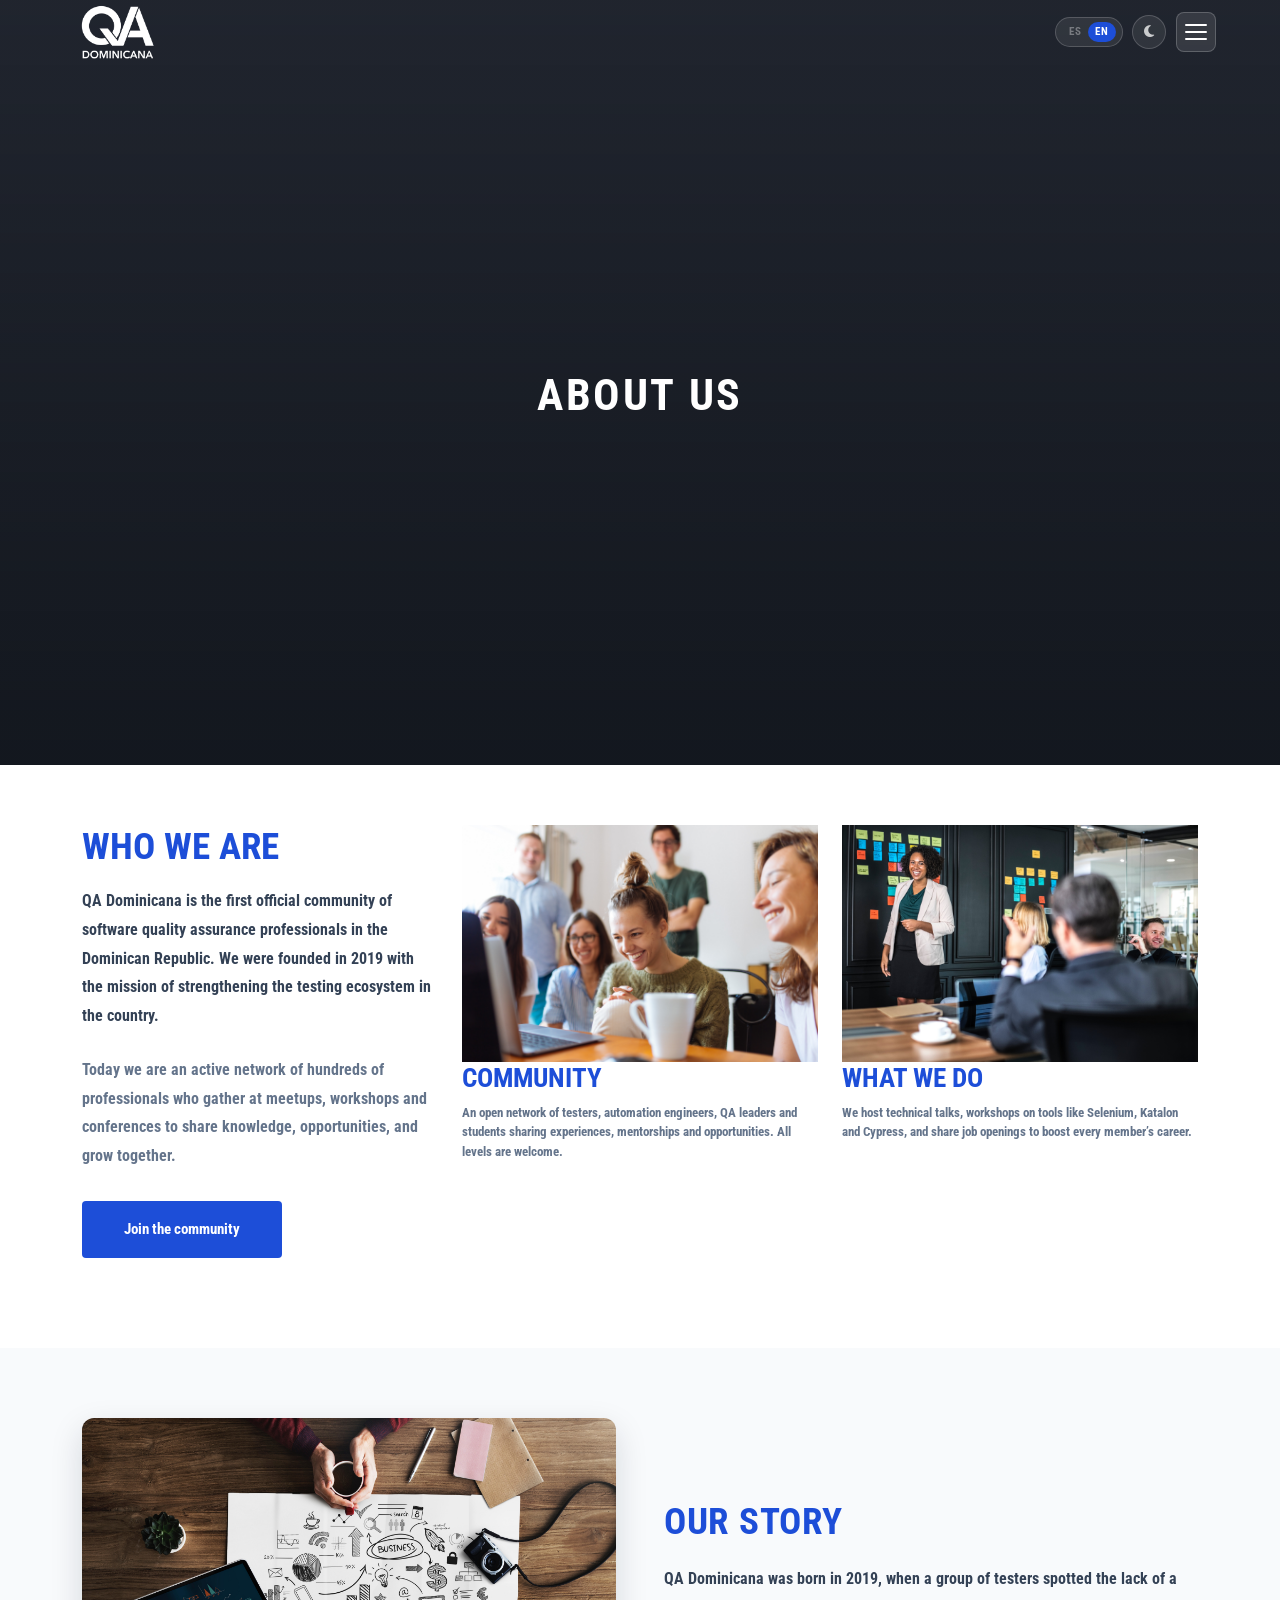
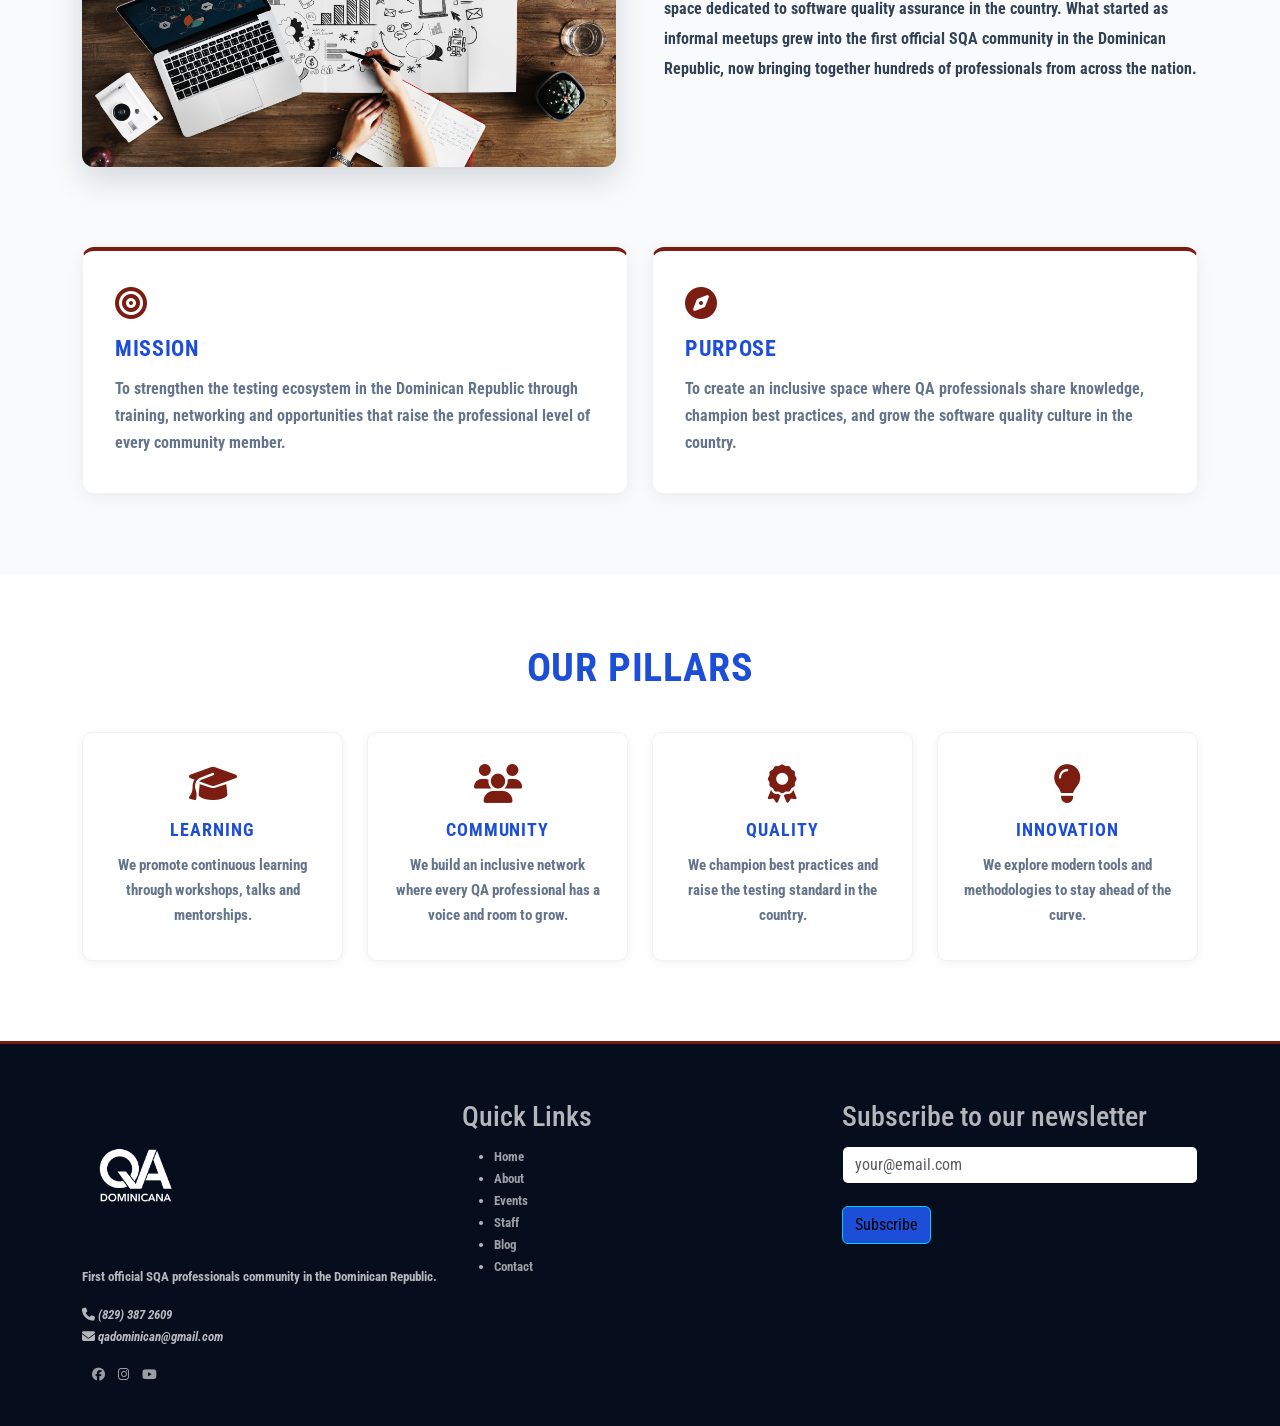
<file: acerca.html>
<!DOCTYPE html>
<html lang="es">
<head>
    <meta charset="UTF-8">
    <meta name="viewport" content="width=device-width, initial-scale=1.0">
    <meta name="description" content="Conoce a la primera comunidad oficial de profesionales de SQA en República Dominicana.">
    <title>Acerca — QA Dominicana</title>
    <link rel="shortcut icon" href="favicon.ico">
    <link rel="preconnect" href="https://cdn.jsdelivr.net">
    <link rel="preconnect" href="https://cdnjs.cloudflare.com">
    <link rel="preconnect" href="https://fonts.googleapis.com">
    <link rel="preconnect" href="https://fonts.gstatic.com" crossorigin>
    <link rel="stylesheet" href="https://fonts.googleapis.com/css2?family=Roboto+Condensed:wght@300;400;700&display=swap">
    <link rel="stylesheet" href="https://cdn.jsdelivr.net/npm/bootstrap@5.3.3/dist/css/bootstrap.min.css">
    <link rel="stylesheet" href="https://cdnjs.cloudflare.com/ajax/libs/font-awesome/6.5.1/css/all.min.css">
    <link rel="stylesheet" href="css/style.css?v=16">
    <script>!function(){var t=localStorage.getItem('qa-theme')||(window.matchMedia('(prefers-color-scheme: dark)').matches?'dark':'light');document.documentElement.setAttribute('data-theme',t)}();</script>
</head>
<body>
<a class="skip-link" href="#main-content" data-i18n="skip">Saltar al contenido principal</a>

<div class="nav-backdrop" id="nav-backdrop" aria-hidden="true"></div> <div class="navigation-menu" id="navigation-menu" inert> <div class="nav-menu-header"> <span class="nav-menu-logo"><img src="assets/logos/logoClaro.PNG" alt="QA Dominicana" class="site-logo"></span> <button class="lang-toggle" aria-label="Switch to English"> <span class="lang-option" data-lang="es">ES</span> <span class="lang-option" data-lang="en">EN</span> </button> <button class="theme-toggle" aria-label="Cambiar a modo oscuro"> <i class="fas fa-moon" aria-hidden="true"></i> </button> <button class="nav-close-btn" type="button" data-i18n-aria="nav.close" aria-label="Cerrar menú"> <i class="fas fa-times" aria-hidden="true"></i> </button> </div>
    <nav class="nav-menu-links">
        <ul>
            <li><a href="index.html"><i class="fas fa-home" aria-hidden="true"></i><span data-i18n="nav.home">Inicio</span></a></li>
            <li><a href="acerca.html"><i class="fas fa-users" aria-hidden="true"></i><span data-i18n="nav.about">Acerca</span></a></li>
            <li><a href="eventos.html"><i class="fas fa-calendar-alt" aria-hidden="true"></i><span data-i18n="nav.events">Eventos</span></a></li>
            <li><a href="staff.html"><i class="fas fa-id-badge" aria-hidden="true"></i><span data-i18n="nav.staff">Staff</span></a></li>
            <li><a href="blog.html"><i class="fas fa-pen-nib" aria-hidden="true"></i><span data-i18n="nav.blog">Blog</span></a></li>
            <li><a href="contacto.html"><i class="fas fa-envelope" aria-hidden="true"></i><span data-i18n="nav.contact">Contacto</span></a></li>
        </ul>
    </nav>
    <div class="nav-menu-footer">
        <a href="https://www.facebook.com/groups/2300640940204721/" aria-label="Facebook" target="_blank" rel="noopener"><i class="fab fa-facebook" aria-hidden="true"></i></a>
        <a href="https://www.instagram.com/qa_dominicana/" aria-label="Instagram" target="_blank" rel="noopener"><i class="fab fa-instagram" aria-hidden="true"></i></a>
        <a href="https://www.youtube.com/channel/UC6f2mFVJtUjjuGAx5jeV4jA" aria-label="YouTube" target="_blank" rel="noopener"><i class="fab fa-youtube" aria-hidden="true"></i></a>
    </div>
</div>

<header class="page-header">
    <div class="slideshow" aria-hidden="true">
        <div class="slide" style="background-image:url('assets/slide/evento-charla-primeros-pasos-pruebas.jpg')"></div>
        <div class="slide" style="background-image:url('assets/slide/evento-introduccion-katalon.jpg')"></div>
        <div class="slide" style="background-image:url('assets/slide/evento-workshop-selenium.jpg')"></div>
        <div class="slide" style="background-image:url('assets/events/evento-1.jpg')"></div>
        <div class="slide" style="background-image:url('assets/events/evento-4.jpg')"></div>
    </div>

    <div class="wrapper-nav nav-sticky" id="wrapperNav">
        <nav id="nav" aria-label="Navegación principal">
            <!-- LOGO NAVBAR QA Dominicana -->
            <a href="index.html" id="logo"><img src="assets/logos/logoClaro.PNG" alt="QA Dominicana" class="site-logo"> </a>
            <div class="navigation-wrapper">
                <button class="lang-toggle" aria-label="Switch to English">
                    <span class="lang-option" data-lang="es">ES</span>
                    <span class="lang-option" data-lang="en">EN</span>
                </button>
                <button class="theme-toggle" aria-label="Cambiar a modo oscuro">
                    <i class="fas fa-moon" aria-hidden="true"></i>
                </button>
                <button class="navigation-button" type="button" data-i18n-aria="nav.open" aria-label="Abrir menú" aria-expanded="false" aria-controls="navigation-menu">
                    <span class="hamburger-bar"></span>
                    <span class="hamburger-bar"></span>
                    <span class="hamburger-bar"></span>
                </button>
            </div>
        </nav>
    </div>
    <div class="page-title-bar">
        <h1 data-i18n="about.header">Acerca de Nosotros</h1>
        <div class="slide-captions">
            <p class="slide-caption" data-i18n="about.caption1">Compartimos lo que aprendemos en cada encuentro de la comunidad.</p>
            <p class="slide-caption" data-i18n="about.caption2">Talleres prácticos de las herramientas que usamos día a día.</p>
            <p class="slide-caption" data-i18n="about.caption3">Aprendemos haciendo, con casos reales del sector.</p>
            <p class="slide-caption" data-i18n="about.caption4">Conectamos talento QA desde Santo Domingo hasta Santiago.</p>
            <p class="slide-caption" data-i18n="about.caption5">Más de cinco años impulsando la calidad del software dominicano.</p>
        </div>
    </div>
    
</header>

<main id="main-content">
<section class="about">
    <div class="container">
        <div class="row">
            <div class="col-md-4">
                <div class="awesome">
                    <h2 data-i18n="about.title">Quiénes Somos</h2>
                    <p data-i18n="about.description1">QA Dominicana es la primera comunidad oficial de profesionales del aseguramiento de la calidad del software en República Dominicana. Nacimos en 2019 con la misión de impulsar el ecosistema del testing en el país.</p>
                    <p data-i18n="about.description2">Hoy somos una red activa de cientos de profesionales que se reúnen en meetups, talleres y conferencias para compartir conocimiento, oportunidades y crecer juntos.</p>
                    <p><a href="https://www.facebook.com/groups/2300640940204721/" target="_blank" rel="noopener" class="db-btn btn-color"><span data-i18n="about.readmore">Únete a la comunidad</span></a></p>
                </div>
            </div>
            <div class="col-md-4">
                <div class="creative">
                    <div>
                        <img class="img-fluid" src="assets/about/creativos.jpg" alt="Miembros de la comunidad QA Dominicana" width="3000" height="2000" loading="lazy">
                    </div>
                    <h2 data-i18n="about.creative">Comunidad</h2>
                    <p data-i18n="about.creative.desc">Una red abierta de testers, automatizadores, líderes de QA y estudiantes que comparten experiencias, mentorías y oportunidades. Todos los niveles son bienvenidos.</p>
                </div>
            </div>
            <div class="col-md-4">
                <div class="office">
                    <div>
                        <img class="img-fluid" src="assets/about/services.jpg" alt="Talleres y servicios de QA Dominicana" width="4000" height="2666" loading="lazy">
                    </div>
                    <h2 data-i18n="about.services">Lo que hacemos</h2>
                    <p data-i18n="about.services.desc">Organizamos charlas técnicas, talleres de herramientas como Selenium, Katalon y Cypress, y difundimos vacantes para impulsar la carrera de cada miembro.</p>
                </div>
            </div>
        </div>
    </div>
</section>

<section class="story">
    <div class="container">
        <div class="row align-items-center g-5">
            <div class="col-lg-6">
                <img class="story-img" src="assets/events/evento-2.jpg" alt="La comunidad QA Dominicana reunida en un evento" width="4000" height="2612" loading="lazy">
            </div>
            <div class="col-lg-6">
                <div class="story-text">
                    <h2 data-i18n="about.history.title">Nuestra Historia</h2>
                    <p data-i18n="about.history.desc">QA Dominicana nació en 2019, cuando un grupo de testers identificó la falta de un espacio dedicado al aseguramiento de la calidad del software en el país. Lo que comenzó como meetups informales se convirtió en la primera comunidad oficial de SQA de República Dominicana, que hoy reúne a cientos de profesionales de todo el territorio nacional.</p>
                </div>
            </div>
        </div>
        <div class="row g-4 story-cards">
            <div class="col-md-6">
                <div class="story-card">
                    <i class="fas fa-bullseye" aria-hidden="true"></i>
                    <h3 data-i18n="about.mission.title">Misión</h3>
                    <p data-i18n="about.mission.desc">Fortalecer el ecosistema del testing en República Dominicana mediante formación, networking y oportunidades que eleven el nivel profesional de cada miembro de la comunidad.</p>
                </div>
            </div>
            <div class="col-md-6">
                <div class="story-card">
                    <i class="fas fa-compass" aria-hidden="true"></i>
                    <h3 data-i18n="about.purpose.title">Propósito</h3>
                    <p data-i18n="about.purpose.desc">Crear un espacio inclusivo donde los profesionales del QA compartan conocimiento, impulsen las mejores prácticas y hagan crecer la cultura de calidad del software en el país.</p>
                </div>
            </div>
        </div>
    </div>
</section>

<section class="values">
    <div class="container">
        <h2 data-i18n="about.values.title">Nuestros Pilares</h2>
        <div class="row g-4">
            <div class="col-md-3 col-sm-6">
                <div class="value-card">
                    <i class="fas fa-graduation-cap" aria-hidden="true"></i>
                    <h3 data-i18n="about.values.learning.title">Aprendizaje</h3>
                    <p data-i18n="about.values.learning.desc">Promovemos el aprendizaje continuo a través de talleres, charlas y mentorías.</p>
                </div>
            </div>
            <div class="col-md-3 col-sm-6">
                <div class="value-card">
                    <i class="fas fa-users" aria-hidden="true"></i>
                    <h3 data-i18n="about.values.community.title">Comunidad</h3>
                    <p data-i18n="about.values.community.desc">Construimos una red inclusiva donde cada profesional de QA tiene voz y espacio para crecer.</p>
                </div>
            </div>
            <div class="col-md-3 col-sm-6">
                <div class="value-card">
                    <i class="fas fa-award" aria-hidden="true"></i>
                    <h3 data-i18n="about.values.quality.title">Calidad</h3>
                    <p data-i18n="about.values.quality.desc">Defendemos las mejores prácticas y elevamos el estándar del testing en el país.</p>
                </div>
            </div>
            <div class="col-md-3 col-sm-6">
                <div class="value-card">
                    <i class="fas fa-lightbulb" aria-hidden="true"></i>
                    <h3 data-i18n="about.values.innovation.title">Innovación</h3>
                    <p data-i18n="about.values.innovation.desc">Exploramos herramientas y metodologías modernas para mantenernos a la vanguardia.</p>
                </div>
            </div>
        </div>
    </div>
</section>
</main>

<footer class="footer">
    <div class="container">
        <div class="row">
            <div class="col-md-4">
                <img src="assets/logos/logoClaro.PNG" alt="QA Dominicana" class="site-logo">
                <p class="qa-content" data-i18n="footer.tagline">Primera comunidad oficial de profesionales de SQA en República Dominicana.</p>
                <div class="qa-info">
                    <span><i class="fas fa-phone"></i> <i>(829) 387 2609</i></span>
                    <span><i class="fas fa-envelope"></i> <i>qadominican@gmail.com</i></span>
                </div>
                <div class="social-media">
                    <a href="https://www.facebook.com/groups/2300640940204721/" aria-label="Facebook de QA Dominicana" target="_blank" rel="noopener"><i class="fab fa-facebook" aria-hidden="true"></i></a>
                    <a href="https://www.instagram.com/qa_dominicana/" aria-label="Instagram de QA Dominicana" target="_blank" rel="noopener"><i class="fab fa-instagram" aria-hidden="true"></i></a>
                    <a href="https://www.youtube.com/channel/UC6f2mFVJtUjjuGAx5jeV4jA" aria-label="YouTube de QA Dominicana" target="_blank" rel="noopener"><i class="fab fa-youtube" aria-hidden="true"></i></a>
                </div>
            </div>
            <div class="col-md-4">
                <div class="links-quick">
                    <h2 data-i18n="footer.links">Enlaces Rápidos</h2>
                    <ul>
                        <li><a href="index.html" data-i18n="nav.home">Inicio</a></li>
                        <li><a href="acerca.html" data-i18n="nav.about">Acerca</a></li>
                        <li><a href="eventos.html" data-i18n="nav.events">Eventos</a></li>
                        <li><a href="staff.html" data-i18n="nav.staff">Staff</a></li>
                        <li><a href="blog.html" data-i18n="nav.blog">Blog</a></li>
                        <li><a href="contacto.html" data-i18n="nav.contact">Contacto</a></li>
                    </ul>
                </div>
            </div>
            <div class="col-md-4">
                <div class="newsletter">
                    <form class="newsletter-form" action="https://formsubmit.co/ajax/qadominican@gmail.com" method="POST">
                        <h2 data-i18n="footer.newsletter">Suscríbete a nuestro boletín</h2>
                        <input type="text" name="_honey" style="display:none">
                        <input type="hidden" name="_captcha" value="false">
                        <input class="form-control" data-i18n-placeholder="footer.email.ph" placeholder="pedro@example.com" type="email" name="email" id="newsletter" required>
                        <br>
                        <button type="submit" class="btn btn-info" data-i18n="footer.subscribe">Suscribir</button>
                    </form>
                </div>
            </div>
        </div>
    </div>
</footer>

<script src="https://cdn.jsdelivr.net/npm/bootstrap@5.3.3/dist/js/bootstrap.bundle.min.js"></script>
<script src="js/theme.js?v=3"></script>
<script src="js/i18n.js?v=4"></script>
<script src="js/main.js?v=4"></script>
</body>
</html>
</file>
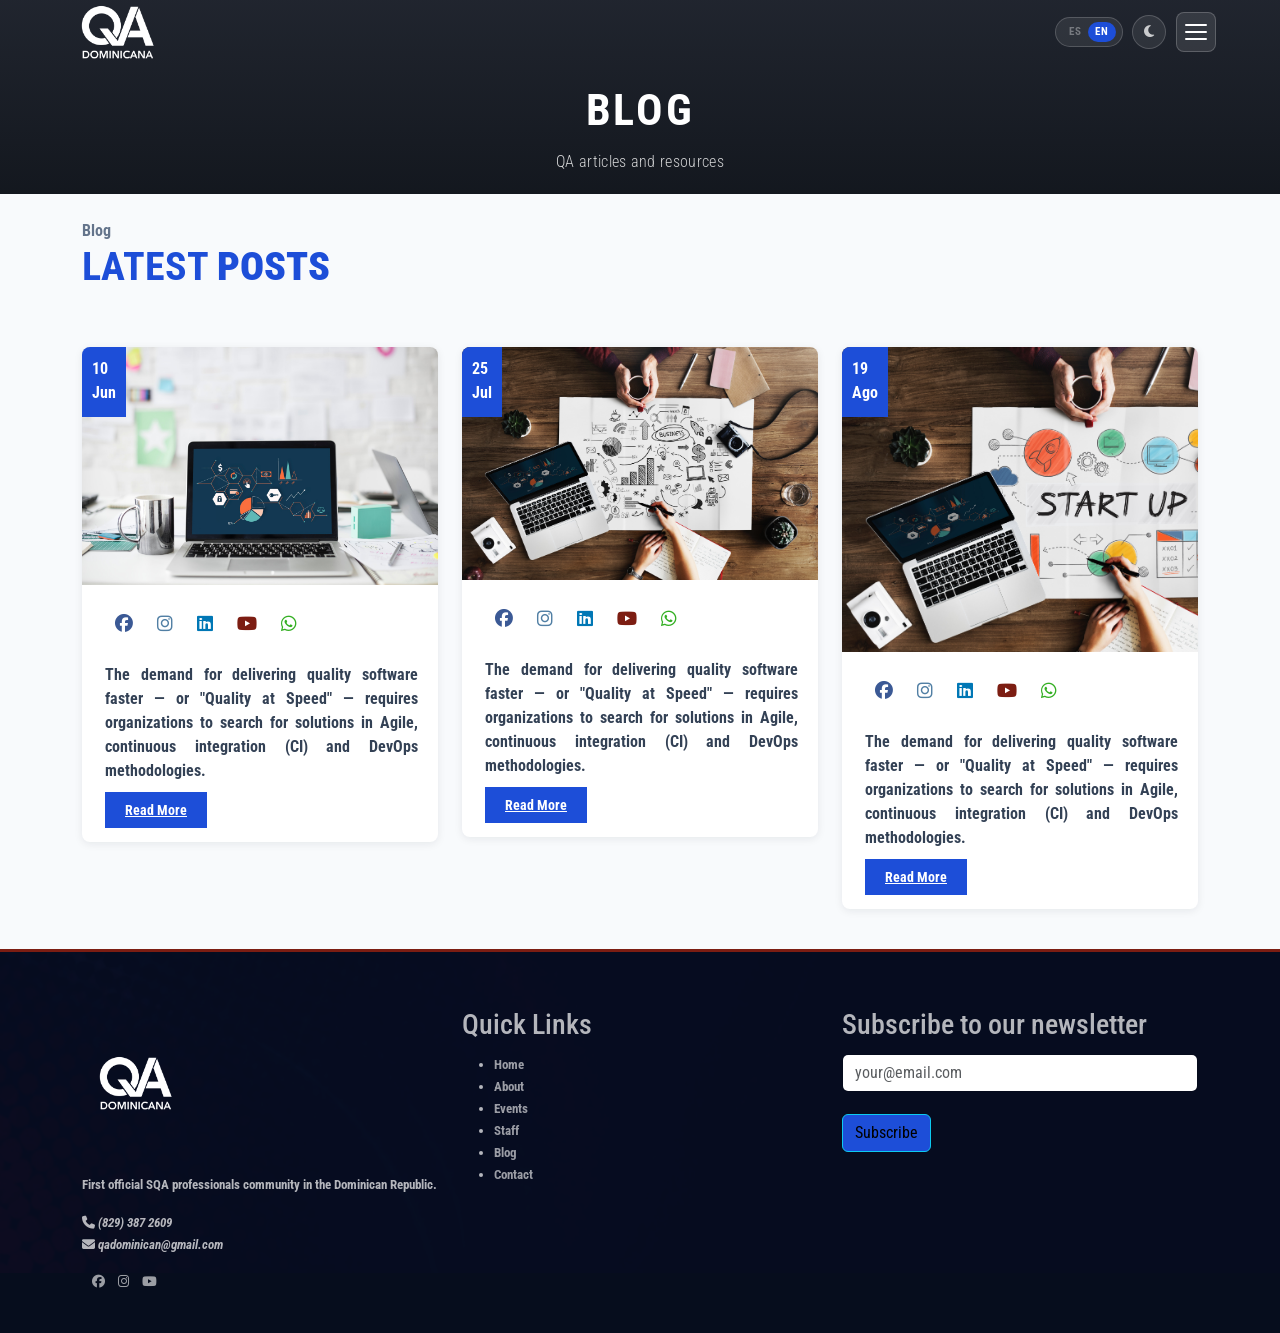
<file: blog.html>
<!DOCTYPE html>
<html lang="es">
<head>
    <meta charset="UTF-8">
    <meta name="viewport" content="width=device-width, initial-scale=1.0">
    <meta name="description" content="Artículos y recursos sobre Quality Assurance publicados por la comunidad QA Dominicana.">
    <title>Blog — QA Dominicana</title>
    <link rel="shortcut icon" href="favicon.ico">
    <link rel="preconnect" href="https://cdn.jsdelivr.net">
    <link rel="preconnect" href="https://cdnjs.cloudflare.com">
    <link rel="preconnect" href="https://fonts.googleapis.com">
    <link rel="preconnect" href="https://fonts.gstatic.com" crossorigin>
    <link rel="stylesheet" href="https://fonts.googleapis.com/css2?family=Roboto+Condensed:wght@300;400;700&display=swap">
    <link rel="stylesheet" href="https://cdn.jsdelivr.net/npm/bootstrap@5.3.3/dist/css/bootstrap.min.css">
    <link rel="stylesheet" href="https://cdnjs.cloudflare.com/ajax/libs/font-awesome/6.5.1/css/all.min.css">
    <link rel="stylesheet" href="css/style.css?v=16">
    <script>!function(){var t=localStorage.getItem('qa-theme')||(window.matchMedia('(prefers-color-scheme: dark)').matches?'dark':'light');document.documentElement.setAttribute('data-theme',t)}();</script>
</head>
<body>
<a class="skip-link" href="#main-content" data-i18n="skip">Saltar al contenido principal</a>

<div class="nav-backdrop" id="nav-backdrop" aria-hidden="true"></div>
<div class="navigation-menu" id="navigation-menu" inert>
    <div class="nav-menu-header">
        <span class="nav-menu-logo"><img src="assets/logos/logoClaro.PNG" alt="QA Dominicana" class="site-logo"></span>
        <button class="lang-toggle" aria-label="Switch to English">
            <span class="lang-option" data-lang="es">ES</span>
            <span class="lang-option" data-lang="en">EN</span>
        </button>
        <button class="theme-toggle" aria-label="Cambiar a modo oscuro">
            <i class="fas fa-moon" aria-hidden="true"></i>
        </button>
        <button class="nav-close-btn" type="button" data-i18n-aria="nav.close" aria-label="Cerrar menú">
            <i class="fas fa-times" aria-hidden="true"></i>
        </button>
    </div>
    <nav class="nav-menu-links">
        <ul>
            <li><a href="index.html"><i class="fas fa-home" aria-hidden="true"></i><span data-i18n="nav.home">Inicio</span></a></li>
            <li><a href="acerca.html"><i class="fas fa-users" aria-hidden="true"></i><span data-i18n="nav.about">Acerca</span></a></li>
            <li><a href="eventos.html"><i class="fas fa-calendar-alt" aria-hidden="true"></i><span data-i18n="nav.events">Eventos</span></a></li>
            <li><a href="staff.html"><i class="fas fa-id-badge" aria-hidden="true"></i><span data-i18n="nav.staff">Staff</span></a></li>
            <li><a href="blog.html"><i class="fas fa-pen-nib" aria-hidden="true"></i><span data-i18n="nav.blog">Blog</span></a></li>
            <li><a href="contacto.html"><i class="fas fa-envelope" aria-hidden="true"></i><span data-i18n="nav.contact">Contacto</span></a></li>
        </ul>
    </nav>
    <div class="nav-menu-footer">
        <a href="https://www.facebook.com/groups/2300640940204721/" aria-label="Facebook" target="_blank" rel="noopener"><i class="fab fa-facebook" aria-hidden="true"></i></a>
        <a href="https://www.instagram.com/qa_dominicana/" aria-label="Instagram" target="_blank" rel="noopener"><i class="fab fa-instagram" aria-hidden="true"></i></a>
        <a href="https://www.youtube.com/channel/UC6f2mFVJtUjjuGAx5jeV4jA" aria-label="YouTube" target="_blank" rel="noopener"><i class="fab fa-youtube" aria-hidden="true"></i></a>
    </div>
</div>

<header class="page-header">
    <div class="wrapper-nav nav-sticky" id="wrapperNav">
        <nav id="nav" aria-label="Navegación principal">
            <a href="index.html" id="logo"><img src="assets/logos/logoClaro.PNG" alt="QA Dominicana" class="site-logo"></a>
            <div class="navigation-wrapper">
                <button class="lang-toggle" aria-label="Switch to English">
                    <span class="lang-option" data-lang="es">ES</span>
                    <span class="lang-option" data-lang="en">EN</span>
                </button>
                <button class="theme-toggle" aria-label="Cambiar a modo oscuro">
                    <i class="fas fa-moon" aria-hidden="true"></i>
                </button>
                <button class="navigation-button" type="button" data-i18n-aria="nav.open" aria-label="Abrir menú" aria-expanded="false" aria-controls="navigation-menu">
                    <span class="hamburger-bar"></span>
                    <span class="hamburger-bar"></span>
                    <span class="hamburger-bar"></span>
                </button>
            </div>
        </nav>
    </div>
    <div class="page-title-bar">
        <h1 data-i18n="blog.header">Blog</h1>
        <p data-i18n="blog.sub">Artículos y recursos de QA</p>
    </div>
</header>

<main id="main-content">
<section class="blog">
    <div class="container">
        <div class="row">
            <div class="col-md-12">
                <div class="section_title">
                    <div class="section_subtitle" data-i18n="blog.section">Blog</div>
                    <h2><span data-i18n="blog.latest">Último</span> <strong data-i18n="blog.posts">Posts</strong></h2>
                </div>
            </div>
        </div>
        <br><br>
        <div class="row">
            <div class="col-md-4">
                <div class="post-wrapper">
                    <div class="post-img">
                        <img class="img-fluid" src="assets/events/evento-1.jpg" alt="Post del blog QA Dominicana" width="2500" height="1669" loading="lazy">
                        <div class="post-date">
                            <span>10</span>
                            <span>Jun</span>
                        </div>
                    </div>
                    <div class="post-content">
                        <i class="fab fa-facebook"></i>
                        <i class="fab fa-instagram"></i>
                        <i class="fab fa-linkedin"></i>
                        <i class="fab fa-youtube"></i>
                        <i class="fab fa-whatsapp"></i>
                        <p>The demand for delivering quality software faster — or "Quality at Speed" — requires organizations to search for solutions in Agile, continuous integration (CI) and DevOps methodologies.</p>
                        <a href="#" data-i18n="blog.readmore">Leer Más</a>
                    </div>
                </div>
            </div>
            <div class="col-md-4">
                <div class="post-wrapper">
                    <div class="post-img">
                        <img class="img-fluid" src="assets/events/evento-2.jpg" alt="Post del blog QA Dominicana" width="4000" height="2612" loading="lazy">
                        <div class="post-date">
                            <span>25</span>
                            <span>Jul</span>
                        </div>
                    </div>
                    <div class="post-content">
                        <i class="fab fa-facebook"></i>
                        <i class="fab fa-instagram"></i>
                        <i class="fab fa-linkedin"></i>
                        <i class="fab fa-youtube"></i>
                        <i class="fab fa-whatsapp"></i>
                        <p>The demand for delivering quality software faster — or "Quality at Speed" — requires organizations to search for solutions in Agile, continuous integration (CI) and DevOps methodologies.</p>
                        <a href="#" data-i18n="blog.readmore">Leer Más</a>
                    </div>
                </div>
            </div>
            <div class="col-md-4">
                <div class="post-wrapper">
                    <div class="post-img">
                        <img class="img-fluid" src="assets/events/evento-3.jpg" alt="Post del blog QA Dominicana" width="3468" height="2967" loading="lazy">
                        <div class="post-date">
                            <span>19</span>
                            <span>Ago</span>
                        </div>
                    </div>
                    <div class="post-content">
                        <i class="fab fa-facebook"></i>
                        <i class="fab fa-instagram"></i>
                        <i class="fab fa-linkedin"></i>
                        <i class="fab fa-youtube"></i>
                        <i class="fab fa-whatsapp"></i>
                        <p>The demand for delivering quality software faster — or "Quality at Speed" — requires organizations to search for solutions in Agile, continuous integration (CI) and DevOps methodologies.</p>
                        <a href="#" data-i18n="blog.readmore">Leer Más</a>
                    </div>
                </div>
            </div>
        </div>
    </div>
</section>
</main>

<footer class="footer">
    <div class="container">
        <div class="row">
            <div class="col-md-4">
                <img src="assets/logos/logoClaro.PNG" alt="QA Dominicana" class="site-logo">
                <p class="qa-content" data-i18n="footer.tagline">Primera comunidad oficial de profesionales de SQA en República Dominicana.</p>
                <div class="qa-info">
                    <span><i class="fas fa-phone"></i> <i>(829) 387 2609</i></span>
                    <span><i class="fas fa-envelope"></i> <i>qadominican@gmail.com</i></span>
                </div>
                <div class="social-media">
                    <a href="https://www.facebook.com/groups/2300640940204721/" aria-label="Facebook de QA Dominicana" target="_blank" rel="noopener"><i class="fab fa-facebook" aria-hidden="true"></i></a>
                    <a href="https://www.instagram.com/qa_dominicana/" aria-label="Instagram de QA Dominicana" target="_blank" rel="noopener"><i class="fab fa-instagram" aria-hidden="true"></i></a>
                    <a href="https://www.youtube.com/channel/UC6f2mFVJtUjjuGAx5jeV4jA" aria-label="YouTube de QA Dominicana" target="_blank" rel="noopener"><i class="fab fa-youtube" aria-hidden="true"></i></a>
                </div>
            </div>
            <div class="col-md-4">
                <div class="links-quick">
                    <h2 data-i18n="footer.links">Enlaces Rápidos</h2>
                    <ul>
                        <li><a href="index.html" data-i18n="nav.home">Inicio</a></li>
                        <li><a href="acerca.html" data-i18n="nav.about">Acerca</a></li>
                        <li><a href="eventos.html" data-i18n="nav.events">Eventos</a></li>
                        <li><a href="staff.html" data-i18n="nav.staff">Staff</a></li>
                        <li><a href="blog.html" data-i18n="nav.blog">Blog</a></li>
                        <li><a href="contacto.html" data-i18n="nav.contact">Contacto</a></li>
                    </ul>
                </div>
            </div>
            <div class="col-md-4">
                <div class="newsletter">
                    <form class="newsletter-form" action="https://formsubmit.co/ajax/qadominican@gmail.com" method="POST">
                        <h2 data-i18n="footer.newsletter">Suscríbete a nuestro boletín</h2>
                        <input type="text" name="_honey" style="display:none">
                        <input type="hidden" name="_captcha" value="false">
                        <input class="form-control" data-i18n-placeholder="footer.email.ph" placeholder="pedro@example.com" type="email" name="email" id="newsletter" required>
                        <br>
                        <button type="submit" class="btn btn-info" data-i18n="footer.subscribe">Suscribir</button>
                    </form>
                </div>
            </div>
        </div>
    </div>
</footer>

<script src="https://cdn.jsdelivr.net/npm/bootstrap@5.3.3/dist/js/bootstrap.bundle.min.js"></script>
<script src="js/theme.js?v=3"></script>
<script src="js/i18n.js?v=4"></script>
<script src="js/main.js?v=4"></script>
</body>
</html>
</file>
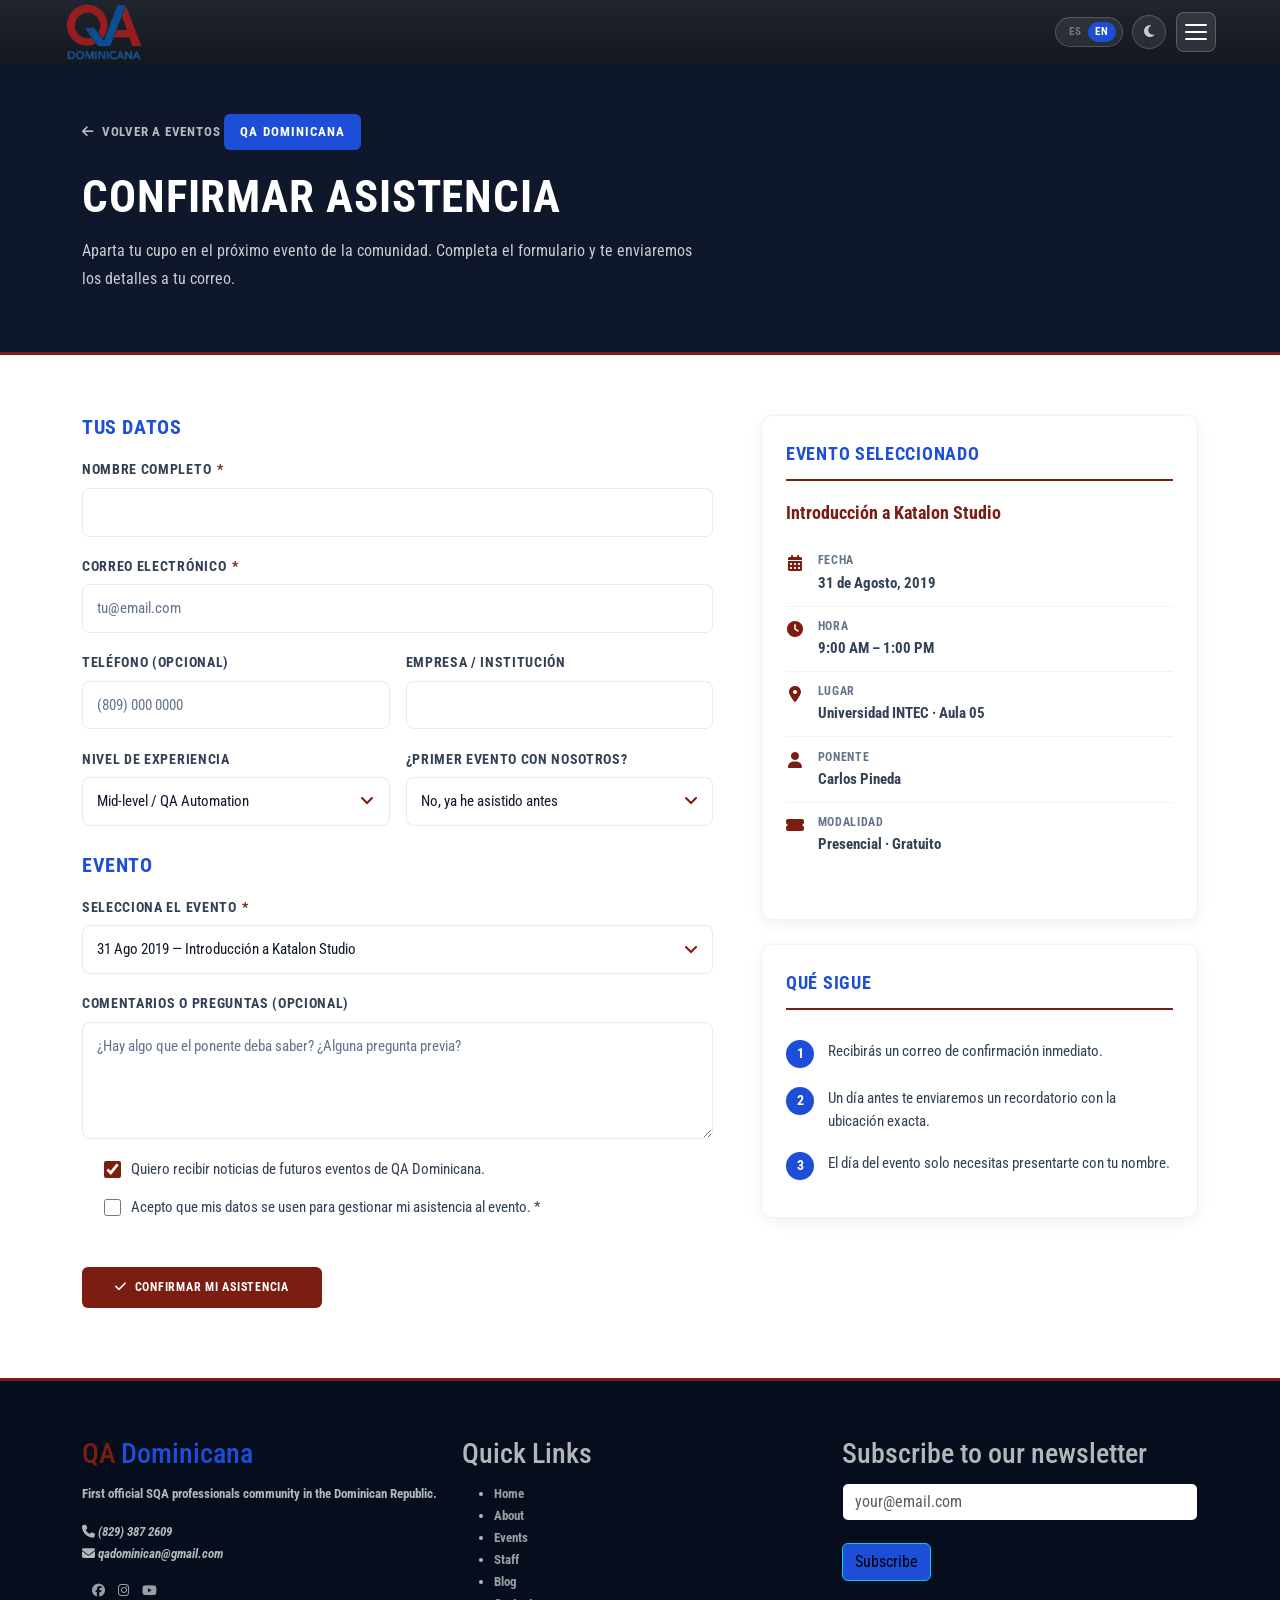
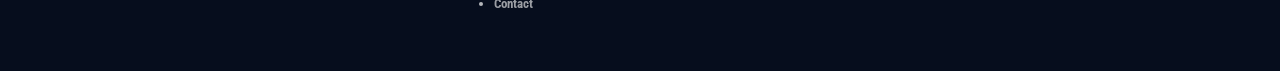
<file: confirmar_asistencia.html>
<!DOCTYPE html>
<html lang="es">
<head>
    <meta charset="UTF-8">
    <meta name="viewport" content="width=device-width, initial-scale=1.0">
    <meta name="description" content="Confirma tu asistencia al próximo evento de QA Dominicana.">
    <title>Confirmar asistencia — QA Dominicana</title>
    <link rel="shortcut icon" href="favicon.ico">
    <link rel="preconnect" href="https://cdn.jsdelivr.net">
    <link rel="preconnect" href="https://cdnjs.cloudflare.com">
    <link rel="preconnect" href="https://fonts.googleapis.com">
    <link rel="preconnect" href="https://fonts.gstatic.com" crossorigin>
    <link rel="stylesheet" href="https://fonts.googleapis.com/css2?family=Roboto+Condensed:wght@300;400;700&display=swap">
    <link rel="stylesheet" href="https://cdn.jsdelivr.net/npm/bootstrap@5.3.3/dist/css/bootstrap.min.css">
    <link rel="stylesheet" href="https://cdnjs.cloudflare.com/ajax/libs/font-awesome/6.5.1/css/all.min.css">
    <link rel="stylesheet" href="css/style.css?v=16">
    <script>!function(){var t=localStorage.getItem('qa-theme')||(window.matchMedia('(prefers-color-scheme: dark)').matches?'dark':'light');document.documentElement.setAttribute('data-theme',t)}();</script>
</head>
<body>
<a class="skip-link" href="#main-content" data-i18n="skip">Saltar al contenido principal</a>

<div class="nav-backdrop" id="nav-backdrop" aria-hidden="true"></div>
<div class="navigation-menu" id="navigation-menu" inert>
    <div class="nav-menu-header">
        <span class="nav-menu-logo"><span class="logo-qa">QA</span><span class="logo-rest"> Dominicana</span></span>
        <button class="lang-toggle" aria-label="Switch to English">
            <span class="lang-option" data-lang="es">ES</span>
            <span class="lang-option" data-lang="en">EN</span>
        </button>
        <button class="theme-toggle" aria-label="Cambiar a modo oscuro">
            <i class="fas fa-moon" aria-hidden="true"></i>
        </button>
        <button class="nav-close-btn" type="button" data-i18n-aria="nav.close" aria-label="Cerrar menú">
            <i class="fas fa-times" aria-hidden="true"></i>
        </button>
    </div>
    <nav class="nav-menu-links">
        <ul>
            <li><a href="index.html"><i class="fas fa-home" aria-hidden="true"></i><span data-i18n="nav.home">Inicio</span></a></li>
            <li><a href="acerca.html"><i class="fas fa-users" aria-hidden="true"></i><span data-i18n="nav.about">Acerca</span></a></li>
            <li><a href="eventos.html"><i class="fas fa-calendar-alt" aria-hidden="true"></i><span data-i18n="nav.events">Eventos</span></a></li>
            <li><a href="staff.html"><i class="fas fa-id-badge" aria-hidden="true"></i><span data-i18n="nav.staff">Staff</span></a></li>
            <li><a href="blog.html"><i class="fas fa-pen-nib" aria-hidden="true"></i><span data-i18n="nav.blog">Blog</span></a></li>
            <li><a href="contacto.html"><i class="fas fa-envelope" aria-hidden="true"></i><span data-i18n="nav.contact">Contacto</span></a></li>
        </ul>
    </nav>
    <div class="nav-menu-footer">
        <a href="https://www.facebook.com/groups/2300640940204721/" aria-label="Facebook" target="_blank" rel="noopener"><i class="fab fa-facebook" aria-hidden="true"></i></a>
        <a href="https://www.instagram.com/qa_dominicana/" aria-label="Instagram" target="_blank" rel="noopener"><i class="fab fa-instagram" aria-hidden="true"></i></a>
        <a href="https://www.youtube.com/channel/UC6f2mFVJtUjjuGAx5jeV4jA" aria-label="YouTube" target="_blank" rel="noopener"><i class="fab fa-youtube" aria-hidden="true"></i></a>
    </div>
</div>

<header class="page-header">
    <div class="wrapper-nav nav-sticky" id="wrapperNav">
        <nav id="nav" aria-label="Navegación principal">
            <a href="index.html" id="logo"><img src="assets/logos/QA_Dominicana_Logo.png" alt="QA Dominicana" height="60"></a>
            <div class="navigation-wrapper">
                <button class="lang-toggle" aria-label="Switch to English">
                    <span class="lang-option" data-lang="es">ES</span>
                    <span class="lang-option" data-lang="en">EN</span>
                </button>
                <button class="theme-toggle" aria-label="Cambiar a modo oscuro">
                    <i class="fas fa-moon" aria-hidden="true"></i>
                </button>
                <button class="navigation-button" type="button" data-i18n-aria="nav.open" aria-label="Abrir menú" aria-expanded="false" aria-controls="navigation-menu">
                    <span class="hamburger-bar"></span>
                    <span class="hamburger-bar"></span>
                    <span class="hamburger-bar"></span>
                </button>
            </div>
        </nav>
    </div>
</header>

<main id="main-content">

<section class="confirm-intro">
    <div class="container">
        <a href="eventos.html" class="event-hero-back"><i class="fas fa-arrow-left" aria-hidden="true"></i> Volver a eventos</a>
        <span class="event-hero-date">QA Dominicana</span>
        <h1>Confirmar asistencia</h1>
        <p class="confirm-intro-sub">Aparta tu cupo en el próximo evento de la comunidad. Completa el formulario y te enviaremos los detalles a tu correo.</p>
    </div>
</section>

<section class="confirm-form-section">
    <div class="container">
        <div class="row g-5">
            <div class="col-lg-7">
                <form class="confirm-form" id="confirm-form" novalidate>
                    <h2 class="event-section-title">Tus datos</h2>

                    <div class="form-row">
                        <label for="nombre">Nombre completo <span class="required">*</span></label>
                        <input type="text" id="nombre" name="nombre" autocomplete="name" required>
                    </div>

                    <div class="form-row">
                        <label for="email">Correo electrónico <span class="required">*</span></label>
                        <input type="email" id="email" name="email" autocomplete="email" placeholder="tu@email.com" required>
                    </div>

                    <div class="form-grid-2">
                        <div class="form-row">
                            <label for="telefono">Teléfono (opcional)</label>
                            <input type="tel" id="telefono" name="telefono" autocomplete="tel" placeholder="(809) 000 0000">
                        </div>
                        <div class="form-row">
                            <label for="empresa">Empresa / Institución</label>
                            <input type="text" id="empresa" name="empresa" autocomplete="organization">
                        </div>
                    </div>

                    <div class="form-grid-2">
                        <div class="form-row">
                            <label for="nivel">Nivel de experiencia</label>
                            <select id="nivel" name="nivel">
                                <option value="estudiante">Estudiante</option>
                                <option value="junior">Junior / QA Manual</option>
                                <option value="mid" selected>Mid-level / QA Automation</option>
                                <option value="senior">Senior</option>
                                <option value="lead">Lead / Manager</option>
                                <option value="otro">Otro</option>
                            </select>
                        </div>
                        <div class="form-row">
                            <label for="primero">¿Primer evento con nosotros?</label>
                            <select id="primero" name="primero">
                                <option value="si">Sí, es mi primera vez</option>
                                <option value="no" selected>No, ya he asistido antes</option>
                            </select>
                        </div>
                    </div>

                    <h2 class="event-section-title">Evento</h2>

                    <div class="form-row">
                        <label for="evento">Selecciona el evento <span class="required">*</span></label>
                        <select id="evento" name="evento" required>
                            <option value="1">31 Ago 2019 — Introducción a Katalon Studio</option>
                            <option value="2">20 Sep 2019 — Selenium WebDriver desde cero</option>
                            <option value="3">15 Oct 2019 — API Testing con Postman</option>
                            <option value="4">26 Nov 2019 — Cypress para testing moderno</option>
                        </select>
                    </div>

                    <div class="form-row">
                        <label for="comentarios">Comentarios o preguntas (opcional)</label>
                        <textarea id="comentarios" name="comentarios" rows="4" placeholder="¿Hay algo que el ponente deba saber? ¿Alguna pregunta previa?"></textarea>
                    </div>

                    <label class="form-check">
                        <input type="checkbox" id="newsletter" name="newsletter" checked>
                        <span>Quiero recibir noticias de futuros eventos de QA Dominicana.</span>
                    </label>

                    <label class="form-check">
                        <input type="checkbox" id="terminos" name="terminos" required>
                        <span>Acepto que mis datos se usen para gestionar mi asistencia al evento. <span class="required">*</span></span>
                    </label>

                    <button type="submit" class="btn-event btn-confirm form-submit">
                        <i class="fas fa-check" aria-hidden="true"></i> Confirmar mi asistencia
                    </button>

                    <div class="confirm-success" id="confirm-success" role="status" hidden>
                        <i class="fas fa-circle-check" aria-hidden="true"></i>
                        <div>
                            <strong>¡Cupo apartado!</strong>
                            <span>Te enviamos un correo de confirmación con los detalles del evento.</span>
                        </div>
                    </div>
                </form>
            </div>

            <aside class="col-lg-5">
                <div class="info-card" id="event-summary">
                    <h3 class="info-card-title">Evento seleccionado</h3>
                    <h4 class="summary-title" id="summary-title">Introducción a Katalon Studio</h4>
                    <ul class="info-list">
                        <li>
                            <i class="fas fa-calendar-alt" aria-hidden="true"></i>
                            <div>
                                <span class="info-label">Fecha</span>
                                <span class="info-value" id="summary-date">31 de Agosto, 2019</span>
                            </div>
                        </li>
                        <li>
                            <i class="fas fa-clock" aria-hidden="true"></i>
                            <div>
                                <span class="info-label">Hora</span>
                                <span class="info-value" id="summary-time">9:00 AM – 1:00 PM</span>
                            </div>
                        </li>
                        <li>
                            <i class="fas fa-map-marker-alt" aria-hidden="true"></i>
                            <div>
                                <span class="info-label">Lugar</span>
                                <span class="info-value" id="summary-place">Universidad INTEC · Aula 05</span>
                            </div>
                        </li>
                        <li>
                            <i class="fas fa-user" aria-hidden="true"></i>
                            <div>
                                <span class="info-label">Ponente</span>
                                <span class="info-value" id="summary-speaker">Carlos Pineda</span>
                            </div>
                        </li>
                        <li>
                            <i class="fas fa-ticket-alt" aria-hidden="true"></i>
                            <div>
                                <span class="info-label">Modalidad</span>
                                <span class="info-value">Presencial · Gratuito</span>
                            </div>
                        </li>
                    </ul>
                </div>

                <div class="info-card next-steps">
                    <h3 class="info-card-title">Qué sigue</h3>
                    <ol class="steps-list">
                        <li><span class="step-num">1</span><span>Recibirás un correo de confirmación inmediato.</span></li>
                        <li><span class="step-num">2</span><span>Un día antes te enviaremos un recordatorio con la ubicación exacta.</span></li>
                        <li><span class="step-num">3</span><span>El día del evento solo necesitas presentarte con tu nombre.</span></li>
                    </ol>
                </div>
            </aside>
        </div>
    </div>
</section>

</main>

<footer class="footer">
    <div class="container">
        <div class="row">
            <div class="col-md-4">
                <h2 class="qa-title"><span>QA</span> Dominicana</h2>
                <p class="qa-content" data-i18n="footer.tagline">Primera comunidad oficial de profesionales de SQA en República Dominicana.</p>
                <div class="qa-info">
                    <span><i class="fas fa-phone"></i> <i>(829) 387 2609</i></span>
                    <span><i class="fas fa-envelope"></i> <i>qadominican@gmail.com</i></span>
                </div>
                <div class="social-media">
                    <a href="https://www.facebook.com/groups/2300640940204721/" aria-label="Facebook de QA Dominicana" target="_blank" rel="noopener"><i class="fab fa-facebook" aria-hidden="true"></i></a>
                    <a href="https://www.instagram.com/qa_dominicana/" aria-label="Instagram de QA Dominicana" target="_blank" rel="noopener"><i class="fab fa-instagram" aria-hidden="true"></i></a>
                    <a href="https://www.youtube.com/channel/UC6f2mFVJtUjjuGAx5jeV4jA" aria-label="YouTube de QA Dominicana" target="_blank" rel="noopener"><i class="fab fa-youtube" aria-hidden="true"></i></a>
                </div>
            </div>
            <div class="col-md-4">
                <div class="links-quick">
                    <h2 data-i18n="footer.links">Enlaces Rápidos</h2>
                    <ul>
                        <li><a href="index.html" data-i18n="nav.home">Inicio</a></li>
                        <li><a href="acerca.html" data-i18n="nav.about">Acerca</a></li>
                        <li><a href="eventos.html" data-i18n="nav.events">Eventos</a></li>
                        <li><a href="staff.html" data-i18n="nav.staff">Staff</a></li>
                        <li><a href="blog.html" data-i18n="nav.blog">Blog</a></li>
                        <li><a href="contacto.html" data-i18n="nav.contact">Contacto</a></li>
                    </ul>
                </div>
            </div>
            <div class="col-md-4">
                <div class="newsletter">
                    <form class="newsletter-form" action="https://formsubmit.co/ajax/qadominican@gmail.com" method="POST">
                        <h2 data-i18n="footer.newsletter">Suscríbete a nuestro boletín</h2>
                        <input type="text" name="_honey" style="display:none">
                        <input type="hidden" name="_captcha" value="false">
                        <input class="form-control" data-i18n-placeholder="footer.email.ph" placeholder="pedro@example.com" type="email" name="email" id="newsletter" required>
                        <br>
                        <button type="submit" class="btn btn-info" data-i18n="footer.subscribe">Suscribir</button>
                    </form>
                </div>
            </div>
        </div>
    </div>
</footer>

<script src="https://cdn.jsdelivr.net/npm/bootstrap@5.3.3/dist/js/bootstrap.bundle.min.js"></script>
<script src="js/theme.js?v=3"></script>
<script src="js/i18n.js"></script>
<script src="js/main.js"></script>
<script>
(function () {
    const events = {
        '1': { title: 'Introducción a Katalon Studio', date: '31 de Agosto, 2019', time: '9:00 AM – 1:00 PM', place: 'Universidad INTEC · Aula 05', speaker: 'Carlos Pineda' },
        '2': { title: 'Selenium WebDriver desde cero',  date: '20 de Septiembre, 2019', time: '9:00 AM – 1:00 PM', place: 'Universidad INTEC · Aula 05', speaker: 'Alexander Vegazo' },
        '3': { title: 'API Testing con Postman',        date: '15 de Octubre, 2019',    time: '9:00 AM – 1:00 PM', place: 'Universidad INTEC · Aula 05', speaker: 'Ever Curiel' },
        '4': { title: 'Cypress para testing moderno',   date: '26 de Noviembre, 2019',  time: '9:00 AM – 1:00 PM', place: 'Universidad INTEC · Aula 05', speaker: 'Edgar Ceballos' }
    };

    const select = document.getElementById('evento');
    const summaryTitle = document.getElementById('summary-title');
    const summaryDate = document.getElementById('summary-date');
    const summaryTime = document.getElementById('summary-time');
    const summaryPlace = document.getElementById('summary-place');
    const summarySpeaker = document.getElementById('summary-speaker');

    function updateSummary(id) {
        const ev = events[id];
        if (!ev) return;
        summaryTitle.textContent = ev.title;
        summaryDate.textContent = ev.date;
        summaryTime.textContent = ev.time;
        summaryPlace.textContent = ev.place;
        summarySpeaker.textContent = ev.speaker;
    }

    // Pre-select from query param ?evento=N
    const params = new URLSearchParams(location.search);
    const initial = params.get('evento');
    if (initial && events[initial]) {
        select.value = initial;
        updateSummary(initial);
    }

    select.addEventListener('change', function () {
        updateSummary(select.value);
    });

    // Submit handling (no backend) — show confirmation
    const form = document.getElementById('confirm-form');
    const success = document.getElementById('confirm-success');
    form.addEventListener('submit', function (e) {
        e.preventDefault();
        if (!form.checkValidity()) {
            form.reportValidity();
            return;
        }
        success.hidden = false;
        success.scrollIntoView({ behavior: 'smooth', block: 'center' });
        form.querySelector('.form-submit').disabled = true;
    });
}());
</script>
</body>
</html>
</file>
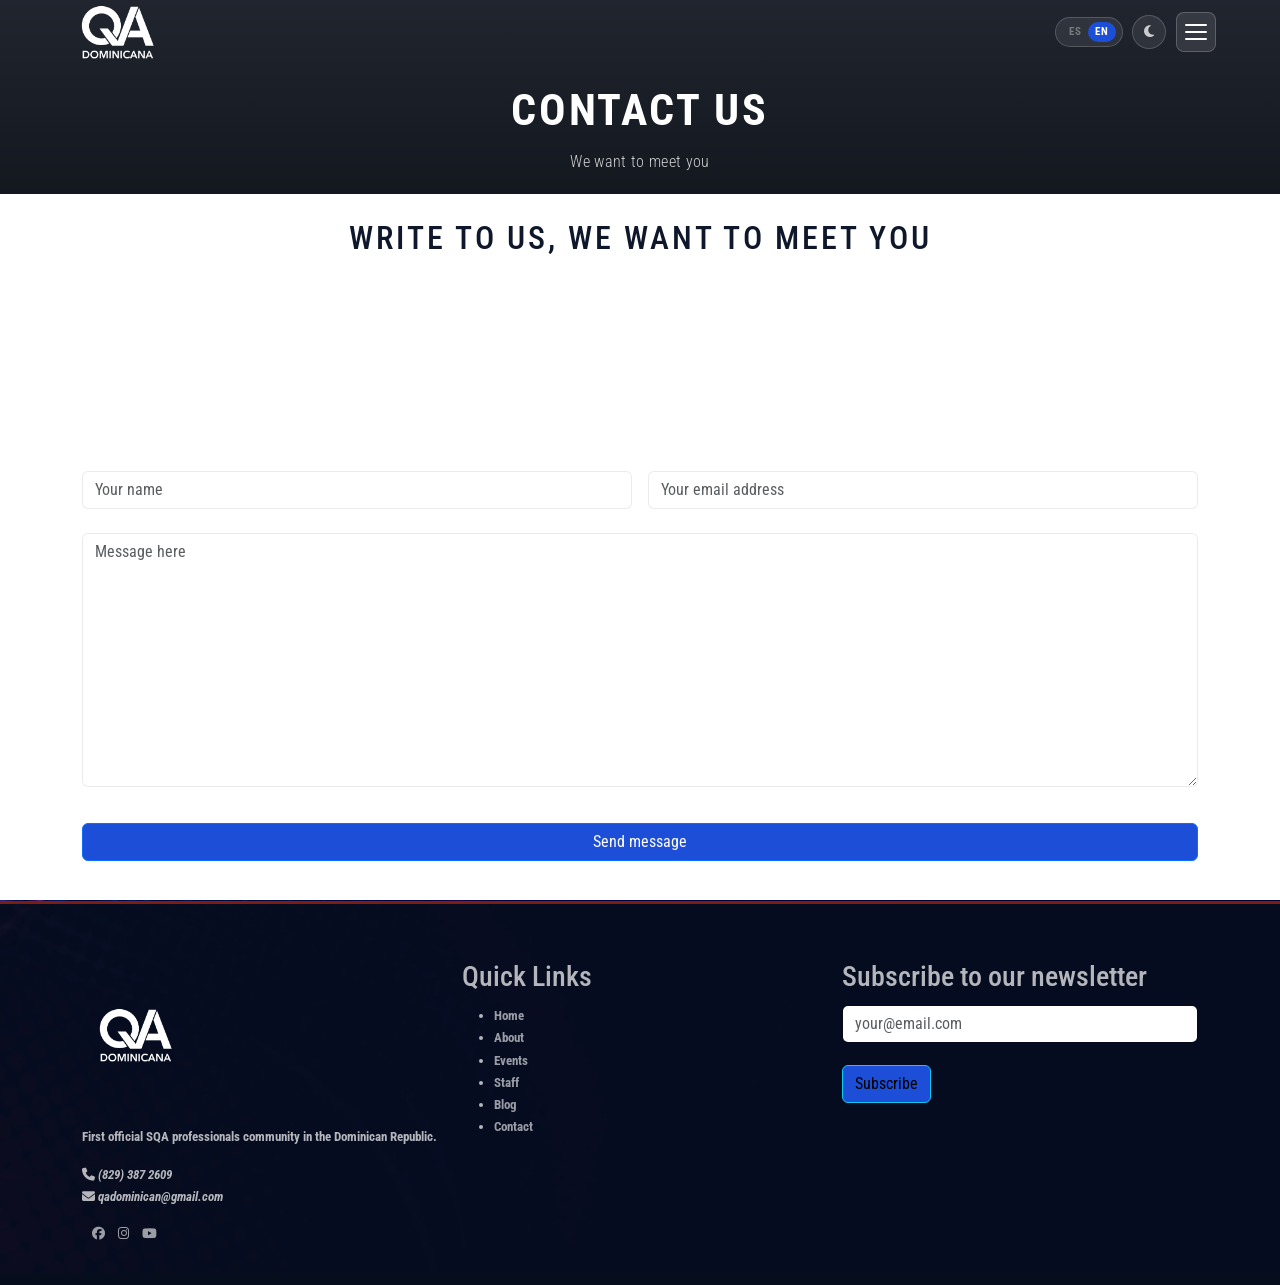
<file: contacto.html>
<!DOCTYPE html>
<html lang="es">
<head>
    <meta charset="UTF-8">
    <meta name="viewport" content="width=device-width, initial-scale=1.0">
    <meta name="description" content="Contáctanos — QA Dominicana, comunidad de profesionales SQA en República Dominicana.">
    <title>Contacto — QA Dominicana</title>
    <link rel="shortcut icon" href="favicon.ico">
    <link rel="preconnect" href="https://cdn.jsdelivr.net">
    <link rel="preconnect" href="https://cdnjs.cloudflare.com">
    <link rel="preconnect" href="https://fonts.googleapis.com">
    <link rel="preconnect" href="https://fonts.gstatic.com" crossorigin>
    <link rel="stylesheet" href="https://fonts.googleapis.com/css2?family=Roboto+Condensed:wght@300;400;700&display=swap">
    <link rel="stylesheet" href="https://cdn.jsdelivr.net/npm/bootstrap@5.3.3/dist/css/bootstrap.min.css">
    <link rel="stylesheet" href="https://cdnjs.cloudflare.com/ajax/libs/font-awesome/6.5.1/css/all.min.css">
    <link rel="stylesheet" href="css/style.css?v=16">
    <script>!function(){var t=localStorage.getItem('qa-theme')||(window.matchMedia('(prefers-color-scheme: dark)').matches?'dark':'light');document.documentElement.setAttribute('data-theme',t)}();</script>
</head>
<body>
<a class="skip-link" href="#main-content" data-i18n="skip">Saltar al contenido principal</a>

<div class="nav-backdrop" id="nav-backdrop" aria-hidden="true"></div>
<div class="navigation-menu" id="navigation-menu" inert>
    <div class="nav-menu-header">
        <span class="nav-menu-logo"><img src="assets/logos/logoClaro.PNG" alt="QA Dominicana" class="site-logo"></span>
        <button class="lang-toggle" aria-label="Switch to English">
            <span class="lang-option" data-lang="es">ES</span>
            <span class="lang-option" data-lang="en">EN</span>
        </button>
        <button class="theme-toggle" aria-label="Cambiar a modo oscuro">
            <i class="fas fa-moon" aria-hidden="true"></i>
        </button>
        <button class="nav-close-btn" type="button" data-i18n-aria="nav.close" aria-label="Cerrar menú">
            <i class="fas fa-times" aria-hidden="true"></i>
        </button>
    </div>
    <nav class="nav-menu-links">
        <ul>
            <li><a href="index.html"><i class="fas fa-home" aria-hidden="true"></i><span data-i18n="nav.home">Inicio</span></a></li>
            <li><a href="acerca.html"><i class="fas fa-users" aria-hidden="true"></i><span data-i18n="nav.about">Acerca</span></a></li>
            <li><a href="eventos.html"><i class="fas fa-calendar-alt" aria-hidden="true"></i><span data-i18n="nav.events">Eventos</span></a></li>
            <li><a href="staff.html"><i class="fas fa-id-badge" aria-hidden="true"></i><span data-i18n="nav.staff">Staff</span></a></li>
            <li><a href="blog.html"><i class="fas fa-pen-nib" aria-hidden="true"></i><span data-i18n="nav.blog">Blog</span></a></li>
            <li><a href="contacto.html"><i class="fas fa-envelope" aria-hidden="true"></i><span data-i18n="nav.contact">Contacto</span></a></li>
        </ul>
    </nav>
    <div class="nav-menu-footer">
        <a href="https://www.facebook.com/groups/2300640940204721/" aria-label="Facebook" target="_blank" rel="noopener"><i class="fab fa-facebook" aria-hidden="true"></i></a>
        <a href="https://www.instagram.com/qa_dominicana/" aria-label="Instagram" target="_blank" rel="noopener"><i class="fab fa-instagram" aria-hidden="true"></i></a>
        <a href="https://www.youtube.com/channel/UC6f2mFVJtUjjuGAx5jeV4jA" aria-label="YouTube" target="_blank" rel="noopener"><i class="fab fa-youtube" aria-hidden="true"></i></a>
    </div>
</div>

<header class="page-header">
    <div class="wrapper-nav nav-sticky" id="wrapperNav">
        <nav id="nav" aria-label="Navegación principal">
            <a href="index.html" id="logo"><img src="assets/logos/logoClaro.PNG" alt="QA Dominicana" class="site-logo"></a>
            <div class="navigation-wrapper">
                <button class="lang-toggle" aria-label="Switch to English">
                    <span class="lang-option" data-lang="es">ES</span>
                    <span class="lang-option" data-lang="en">EN</span>
                </button>
                <button class="theme-toggle" aria-label="Cambiar a modo oscuro">
                    <i class="fas fa-moon" aria-hidden="true"></i>
                </button>
                <button class="navigation-button" type="button" data-i18n-aria="nav.open" aria-label="Abrir menú" aria-expanded="false" aria-controls="navigation-menu">
                    <span class="hamburger-bar"></span>
                    <span class="hamburger-bar"></span>
                    <span class="hamburger-bar"></span>
                </button>
            </div>
        </nav>
    </div>
    <div class="page-title-bar">
        <h1 data-i18n="contact.header">Contáctanos</h1>
        <p data-i18n="contact.sub">Queremos conocerte</p>
    </div>
</header>

<main id="main-content">
<section class="contact">
    <div class="container">
        <h2 class="contact-title" data-i18n="contact.title">Escríbenos, queremos conocerte</h2>
        <form class="contact-form" action="https://formsubmit.co/ajax/qadominican@gmail.com" method="POST">
            <input type="text" name="_honey" style="display:none">
            <input type="hidden" name="_captcha" value="false">
            <div class="row g-3">
                <div class="col-md-6">
                    <label for="nombre" class="visually-hidden" data-i18n="contact.name">Tu nombre</label>
                    <input type="text" class="form-control" id="nombre" name="nombre" data-i18n-placeholder="contact.name" placeholder="Tu nombre" autocomplete="name" required>
                </div>
                <div class="col-md-6">
                    <label for="email" class="visually-hidden" data-i18n="contact.email">Tu correo electrónico</label>
                    <input type="email" class="form-control" id="email" name="email" data-i18n-placeholder="contact.email" placeholder="Tu correo electrónico" autocomplete="email" required>
                </div>
            </div>
            <div class="row g-3 mt-2">
                <div class="col-md-12">
                    <label for="message" class="visually-hidden" data-i18n="contact.message">Mensaje</label>
                    <textarea class="form-control" name="message" id="message" rows="10" data-i18n-placeholder="contact.message" placeholder="Mensaje aquí"></textarea>
                </div>
            </div>
            <div class="row mt-3">
                <div class="col-md-12">
                    <button type="submit" class="btn btn-primary w-100" data-i18n="contact.send">Enviar mensaje</button>
                </div>
            </div>
        </form>
    </div>
</section>
</main>

<footer class="footer">
    <div class="container">
        <div class="row">
            <div class="col-md-4">
                <img src="assets/logos/logoClaro.PNG" alt="QA Dominicana" class="site-logo">
                <p class="qa-content" data-i18n="footer.tagline">Primera comunidad oficial de profesionales de SQA en República Dominicana.</p>
                <div class="qa-info">
                    <span><i class="fas fa-phone"></i> <i>(829) 387 2609</i></span>
                    <span><i class="fas fa-envelope"></i> <i>qadominican@gmail.com</i></span>
                </div>
                <div class="social-media">
                    <a href="https://www.facebook.com/groups/2300640940204721/" aria-label="Facebook de QA Dominicana" target="_blank" rel="noopener"><i class="fab fa-facebook" aria-hidden="true"></i></a>
                    <a href="https://www.instagram.com/qa_dominicana/" aria-label="Instagram de QA Dominicana" target="_blank" rel="noopener"><i class="fab fa-instagram" aria-hidden="true"></i></a>
                    <a href="https://www.youtube.com/channel/UC6f2mFVJtUjjuGAx5jeV4jA" aria-label="YouTube de QA Dominicana" target="_blank" rel="noopener"><i class="fab fa-youtube" aria-hidden="true"></i></a>
                </div>
            </div>
            <div class="col-md-4">
                <div class="links-quick">
                    <h2 data-i18n="footer.links">Enlaces Rápidos</h2>
                    <ul>
                        <li><a href="index.html" data-i18n="nav.home">Inicio</a></li>
                        <li><a href="acerca.html" data-i18n="nav.about">Acerca</a></li>
                        <li><a href="eventos.html" data-i18n="nav.events">Eventos</a></li>
                        <li><a href="staff.html" data-i18n="nav.staff">Staff</a></li>
                        <li><a href="blog.html" data-i18n="nav.blog">Blog</a></li>
                        <li><a href="contacto.html" data-i18n="nav.contact">Contacto</a></li>
                    </ul>
                </div>
            </div>
            <div class="col-md-4">
                <div class="newsletter">
                    <h2 data-i18n="footer.newsletter">Suscríbete a nuestro boletín</h2>
                    <input class="form-control" data-i18n-placeholder="footer.email.ph" placeholder="pedro@example.com" type="email" name="newsletter" id="newsletter">
                    <br>
                    <button type="submit" class="btn btn-info" data-i18n="footer.subscribe">Suscribir</button>
                </div>
            </div>
        </div>
    </div>
</footer>

<script src="https://cdn.jsdelivr.net/npm/bootstrap@5.3.3/dist/js/bootstrap.bundle.min.js"></script>
<script src="js/theme.js?v=3"></script>
<script src="js/i18n.js?v=4"></script>
<script src="js/main.js?v=4"></script>
</body>
</html>
</file>
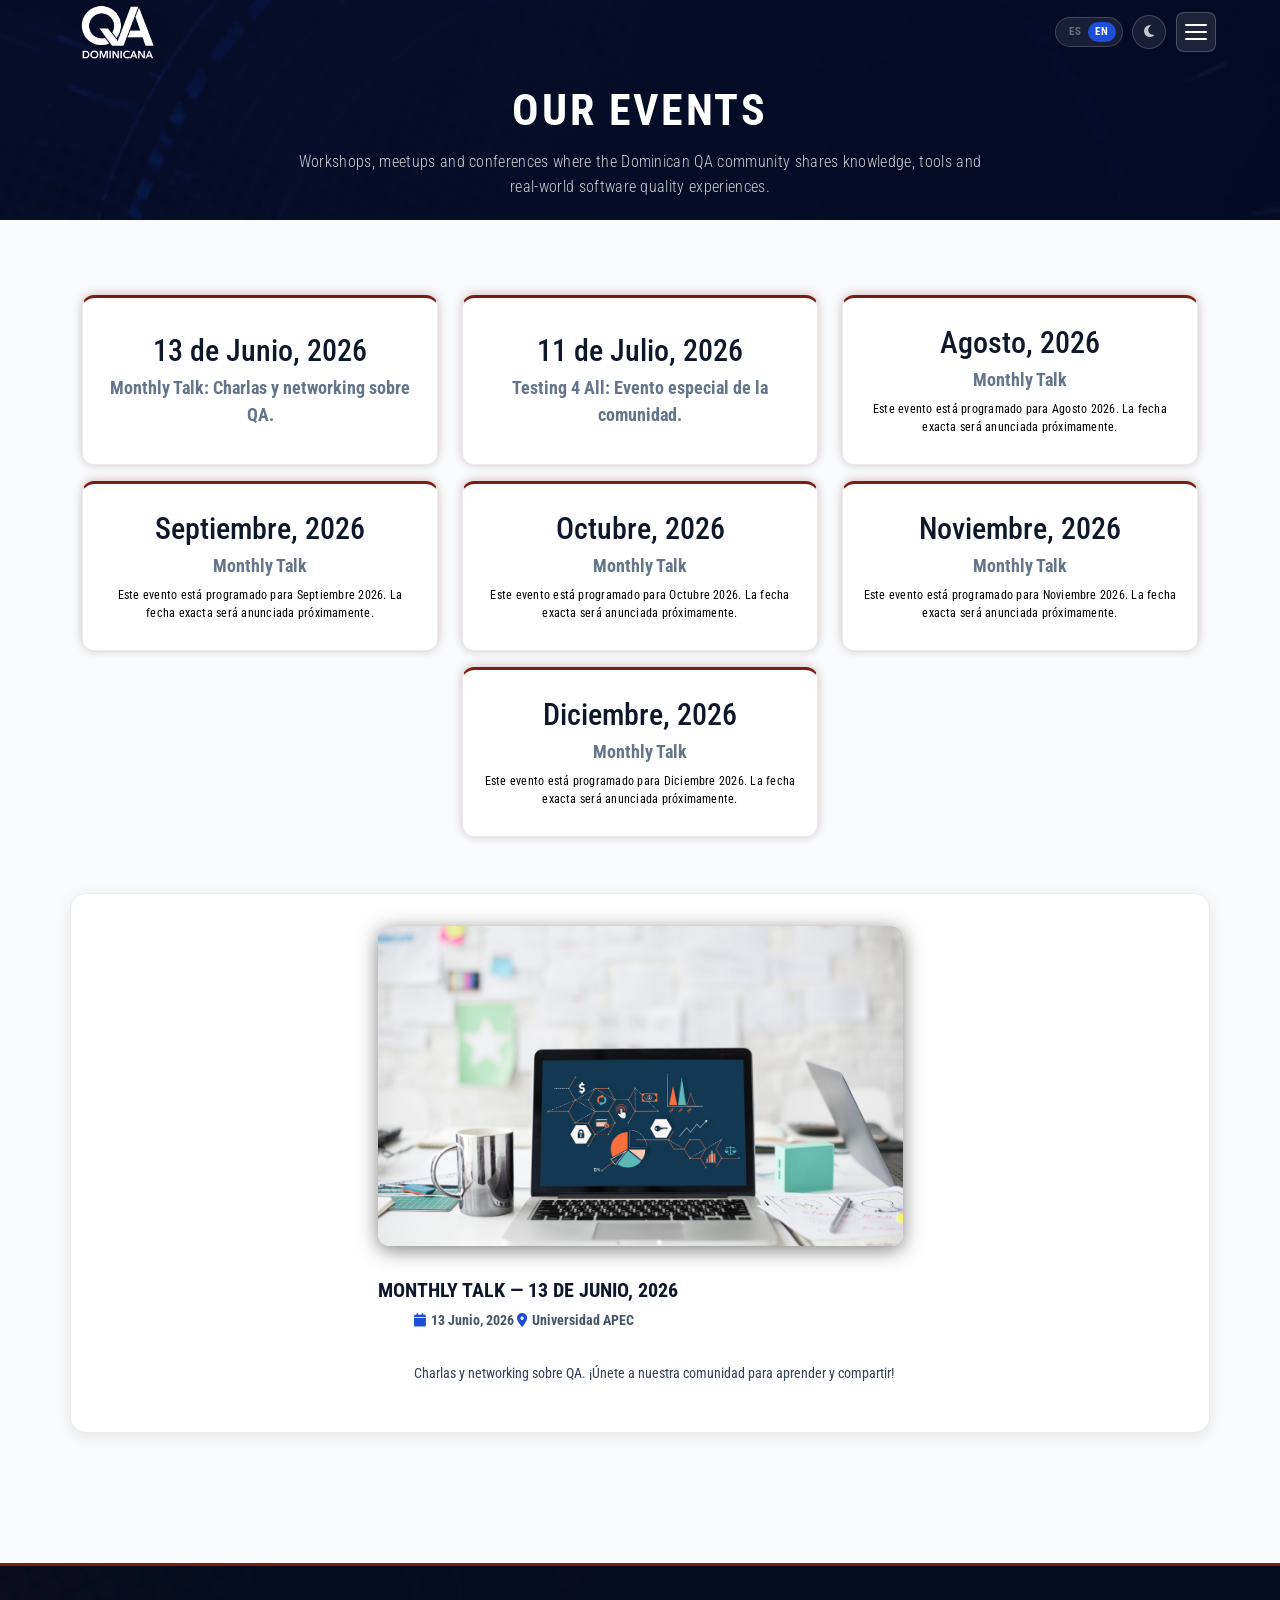
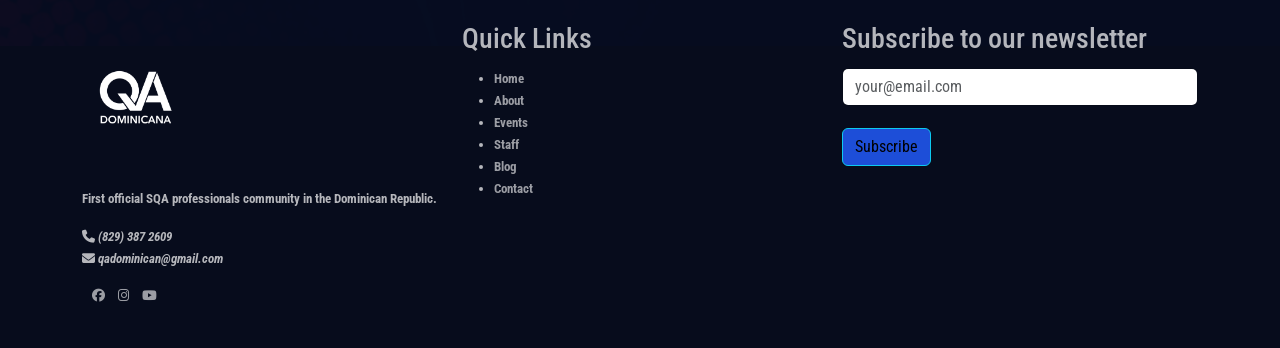
<file: eventos.html>
<!DOCTYPE html>
<html lang="es">
<head>
    <meta charset="UTF-8">
    <meta name="viewport" content="width=device-width, initial-scale=1.0">
    <meta name="description" content="Eventos y actividades de QA Dominicana — talleres, charlas y conferencias sobre Quality Assurance.">
    <title>Eventos — QA Dominicana</title>
    <link rel="shortcut icon" href="favicon.ico">
    <link rel="preconnect" href="https://cdn.jsdelivr.net">
    <link rel="preconnect" href="https://cdnjs.cloudflare.com">
    <link rel="preconnect" href="https://fonts.googleapis.com">
    <link rel="preconnect" href="https://fonts.gstatic.com" crossorigin>
    <link rel="stylesheet" href="https://fonts.googleapis.com/css2?family=Roboto+Condensed:wght@300;400;700&display=swap">
    <link rel="stylesheet" href="https://cdn.jsdelivr.net/npm/bootstrap@5.3.3/dist/css/bootstrap.min.css">
    <link rel="stylesheet" href="https://cdnjs.cloudflare.com/ajax/libs/font-awesome/6.5.1/css/all.min.css">
    <link rel="stylesheet" href="css/style.css?v=16">
    <script>!function(){var t=localStorage.getItem('qa-theme')||(window.matchMedia('(prefers-color-scheme: dark)').matches?'dark':'light');document.documentElement.setAttribute('data-theme',t)}();</script>
</head>
<body class="pg-eventos">
<a class="skip-link" href="#main-content" data-i18n="skip">Saltar al contenido principal</a>

<div class="nav-backdrop" id="nav-backdrop" aria-hidden="true"></div>
<div class="navigation-menu" id="navigation-menu" inert>
    <div class="nav-menu-header">
        <span class="nav-menu-logo"><img src="assets/logos/logoClaro.PNG" alt="QA Dominicana" class="site-logo"></span>
        <button class="lang-toggle" aria-label="Switch to English">
            <span class="lang-option" data-lang="es">ES</span>
            <span class="lang-option" data-lang="en">EN</span>
        </button>
        <button class="theme-toggle" aria-label="Cambiar a modo oscuro">
            <i class="fas fa-moon" aria-hidden="true"></i>
        </button>
        <button class="nav-close-btn" type="button" data-i18n-aria="nav.close" aria-label="Cerrar menú">
            <i class="fas fa-times" aria-hidden="true"></i>
        </button>
    </div>
    <nav class="nav-menu-links">
        <ul>
            <li><a href="index.html"><i class="fas fa-home" aria-hidden="true"></i><span data-i18n="nav.home">Inicio</span></a></li>
            <li><a href="acerca.html"><i class="fas fa-users" aria-hidden="true"></i><span data-i18n="nav.about">Acerca</span></a></li>
            <li><a href="eventos.html"><i class="fas fa-calendar-alt" aria-hidden="true"></i><span data-i18n="nav.events">Eventos</span></a></li>
            <li><a href="staff.html"><i class="fas fa-id-badge" aria-hidden="true"></i><span data-i18n="nav.staff">Staff</span></a></li>
            <li><a href="blog.html"><i class="fas fa-pen-nib" aria-hidden="true"></i><span data-i18n="nav.blog">Blog</span></a></li>
            <li><a href="contacto.html"><i class="fas fa-envelope" aria-hidden="true"></i><span data-i18n="nav.contact">Contacto</span></a></li>
        </ul>
    </nav>
    <div class="nav-menu-footer">
        <a href="https://www.facebook.com/groups/2300640940204721/" aria-label="Facebook" target="_blank" rel="noopener"><i class="fab fa-facebook" aria-hidden="true"></i></a>
        <a href="https://www.instagram.com/qa_dominicana/" aria-label="Instagram" target="_blank" rel="noopener"><i class="fab fa-instagram" aria-hidden="true"></i></a>
        <a href="https://www.youtube.com/channel/UC6f2mFVJtUjjuGAx5jeV4jA" aria-label="YouTube" target="_blank" rel="noopener"><i class="fab fa-youtube" aria-hidden="true"></i></a>
    </div>
</div>

<header class="page-header">
    <div class="wrapper-nav nav-sticky" id="wrapperNav">
        <nav id="nav" aria-label="Navegación principal">
            <a href="index.html" id="logo"><img src="assets/logos/logoClaro.PNG" alt="QA Dominicana" class="site-logo"></a>
            <div class="navigation-wrapper">
                <button class="lang-toggle" aria-label="Switch to English">
                    <span class="lang-option" data-lang="es">ES</span>
                    <span class="lang-option" data-lang="en">EN</span>
                </button>
                <button class="theme-toggle" aria-label="Cambiar a modo oscuro">
                    <i class="fas fa-moon" aria-hidden="true"></i>
                </button>
                <button class="navigation-button" type="button" data-i18n-aria="nav.open" aria-label="Abrir menú" aria-expanded="false" aria-controls="navigation-menu">
                    <span class="hamburger-bar"></span>
                    <span class="hamburger-bar"></span>
                    <span class="hamburger-bar"></span>
                </button>
            </div>
        </nav>
    </div>
    <div class="page-title-bar">
        <h1 data-i18n="events.header">Nuestros Eventos</h1>
        <p data-i18n="events.sub">Talleres, charlas y conferencias</p>
    </div>
</header>

<main id="main-content">
<section class="events">
    <div class="container">
        <div class="tab row">
            <div class="col-md-4">
                <button class="tablinks" type="button" data-tab="evento1">
                    <h2>13 de Junio, 2026</h2>
                    <p>Monthly Talk: Charlas y networking sobre QA.</p>
                </button>
            </div>
            <div class="col-md-4">
                <button class="tablinks" type="button" data-tab="evento2">
                    <h2>11 de Julio, 2026</h2>
                    <p>Testing 4 All: Evento especial de la comunidad.</p>
                </button>
            </div>
            <div class="col-md-4">
                <button class="tablinks" type="button" data-tab="evento3">
                    <h2>Agosto, 2026</h2>
                    <p>Monthly Talk</p>
                    <span class="event-pending">Este evento está programado para Agosto 2026. La fecha exacta será anunciada próximamente.</span>
                </button>
            </div>
            <div class="col-md-4">
                <button class="tablinks" type="button" data-tab="evento4">
                    <h2>Septiembre, 2026</h2>
                    <p>Monthly Talk</p>
                    <span class="event-pending">Este evento está programado para Septiembre 2026. La fecha exacta será anunciada próximamente.</span>
                </button>
            </div>
            <div class="col-md-4">
                <button class="tablinks" type="button" data-tab="evento5">
                    <h2>Octubre, 2026</h2>
                    <p>Monthly Talk</p>
                    <span class="event-pending">Este evento está programado para Octubre 2026. La fecha exacta será anunciada próximamente.</span>
                </button>
            </div>
            <div class="col-md-4">
                <button class="tablinks" type="button" data-tab="evento6">
                    <h2>Noviembre, 2026</h2>
                    <p>Monthly Talk</p>
                    <span class="event-pending">Este evento está programado para Noviembre 2026. La fecha exacta será anunciada próximamente.</span>
                </button>
            </div>
            <div class="col-md-4">
                <button class="tablinks" type="button" data-tab="evento7">
                    <h2>Diciembre, 2026</h2>
                    <p>Monthly Talk</p>
                    <span class="event-pending">Este evento está programado para Diciembre 2026. La fecha exacta será anunciada próximamente.</span>
                </button>
            </div>
        </div>
        <div class="row">
            <div id="evento1" class="tabcontent col-md-12">
                <div class="row">
                    <div class="col-md-6">
                        <img class="img-fluid" src="assets/events/evento-1.jpg" alt="Monthly Talk Junio" width="2500" height="1669" loading="lazy">
                    </div>
                    <div class="col-md-6">
                        <h2>Monthly Talk — 13 de Junio, 2026</h2>
                        <p class="tab-title">
                            <i class="fas fa-calendar"></i>13 Junio, 2026
                            <i class="fas fa-map-marker-alt"></i>Universidad APEC
                        </p>
                        <p class="tab-text">Charlas y networking sobre QA. ¡Únete a nuestra comunidad para aprender y compartir!</p>
                    </div>
                </div>
            </div>
            <div id="evento2" class="tabcontent col-md-12">
                <div class="row">
                    <div class="col-md-6">
                        <img class="img-fluid" src="assets/events/evento-2.jpg" alt="Testing 4 All Julio" width="4000" height="2612" loading="lazy">
                    </div>
                    <div class="col-md-6">
                        <h2>Testing 4 All — 11 de Julio, 2026</h2>
                        <p class="tab-title">
                            <i class="fas fa-calendar"></i>11 Julio, 2026
                            <i class="fas fa-map-marker-alt"></i>Universidad APEC
                        </p>
                        <p class="tab-text">Evento especial de la comunidad: Testing 4 All. ¡No te lo pierdas!</p>
                    </div>
                </div>
            </div>
            <div id="evento3" class="tabcontent col-md-12">
                <div class="row">
                    <div class="col-md-6">
                        <img class="img-fluid" src="assets/events/evento-3.jpg" alt="Monthly Talk Agosto" width="3468" height="2967" loading="lazy">
                    </div>
                    <div class="col-md-6">
                        <h2>Monthly Talk — Agosto, 2026</h2>
                        <p class="tab-title">
                            <i class="fas fa-calendar"></i>8 ó 22 de Agosto, 2026
                            <i class="fas fa-map-marker-alt"></i>Universidad APEC
                        </p>
                        <p class="tab-notice"><i class="fas fa-info-circle"></i> Este evento está pautado para una de estas fechas. Más información próximamente.</p>
                        <p class="tab-text">Charlas y networking sobre QA. ¡Únete a nuestra comunidad para aprender y compartir!</p>
                    </div>
                </div>
            </div>
            <div id="evento4" class="tabcontent col-md-12">
                <div class="row">
                    <div class="col-md-6">
                        <img class="img-fluid" src="assets/events/evento-4.jpg" alt="Monthly Talk Septiembre" width="4288" height="2848" loading="lazy">
                    </div>
                    <div class="col-md-6">
                        <h2>Monthly Talk — Septiembre, 2026</h2>
                        <p class="tab-title">
                            <i class="fas fa-calendar"></i>12 ó 26 de Septiembre, 2026
                            <i class="fas fa-map-marker-alt"></i>Universidad APEC
                        </p>
                        <p class="tab-notice"><i class="fas fa-info-circle"></i> Este evento está pautado para una de estas fechas. Más información próximamente.</p>
                        <p class="tab-text">Charlas y networking sobre QA. ¡Únete a nuestra comunidad para aprender y compartir!</p>
                    </div>
                </div>
            </div>
            <div id="evento5" class="tabcontent col-md-12">
                <div class="row">
                    <div class="col-md-6">
                        <img class="img-fluid" src="assets/events/evento-1.jpg" alt="Monthly Talk Octubre" width="2500" height="1669" loading="lazy">
                    </div>
                    <div class="col-md-6">
                        <h2>Monthly Talk — Octubre, 2026</h2>
                        <p class="tab-title">
                            <i class="fas fa-calendar"></i>10 ó 24 de Octubre, 2026
                            <i class="fas fa-map-marker-alt"></i>Universidad APEC
                        </p>
                        <p class="tab-notice"><i class="fas fa-info-circle"></i> Este evento está pautado para una de estas fechas. Más información próximamente.</p>
                        <p class="tab-text">Charlas y networking sobre QA. ¡Únete a nuestra comunidad para aprender y compartir!</p>
                    </div>
                </div>
            </div>
            <div id="evento6" class="tabcontent col-md-12">
                <div class="row">
                    <div class="col-md-6">
                        <img class="img-fluid" src="assets/events/evento-2.jpg" alt="Monthly Talk Noviembre" width="4000" height="2612" loading="lazy">
                    </div>
                    <div class="col-md-6">
                        <h2>Monthly Talk — Noviembre, 2026</h2>
                        <p class="tab-title">
                            <i class="fas fa-calendar"></i>14 ó 28 de Noviembre, 2026
                            <i class="fas fa-map-marker-alt"></i>Universidad APEC
                        </p>
                        <p class="tab-notice"><i class="fas fa-info-circle"></i> Este evento está pautado para una de estas fechas. Más información próximamente.</p>
                        <p class="tab-text">Charlas y networking sobre QA. ¡Únete a nuestra comunidad para aprender y compartir!</p>
                    </div>
                </div>
            </div>
            <div id="evento7" class="tabcontent col-md-12">
                <div class="row">
                    <div class="col-md-6">
                        <img class="img-fluid" src="assets/events/evento-3.jpg" alt="Monthly Talk Diciembre" width="3468" height="2967" loading="lazy">
                    </div>
                    <div class="col-md-6">
                        <h2>Monthly Talk — Diciembre, 2026</h2>
                        <p class="tab-title">
                            <i class="fas fa-calendar"></i>12 ó 26 de Diciembre, 2026
                            <i class="fas fa-map-marker-alt"></i>Universidad APEC
                        </p>
                        <p class="tab-notice"><i class="fas fa-info-circle"></i> Este evento está pautado para una de estas fechas. Más información próximamente.</p>
                        <p class="tab-text">Charlas y networking sobre QA. ¡Únete a nuestra comunidad para aprender y compartir!</p>
                    </div>
                </div>
            </div>
        </div>
    </div><!-- /.container -->
</section>
</main>

<footer class="footer">
    <div class="container">
        <div class="row">
            <div class="col-md-4">
                <img src="assets/logos/logoClaro.PNG" alt="QA Dominicana" class="site-logo">
                <p class="qa-content" data-i18n="footer.tagline">Primera comunidad oficial de profesionales de SQA en República Dominicana.</p>
                <div class="qa-info">
                    <span><i class="fas fa-phone"></i> <i>(829) 387 2609</i></span>
                    <span><i class="fas fa-envelope"></i> <i>qadominican@gmail.com</i></span>
                </div>
                <div class="social-media">
                    <a href="https://www.facebook.com/groups/2300640940204721/" aria-label="Facebook de QA Dominicana" target="_blank" rel="noopener"><i class="fab fa-facebook" aria-hidden="true"></i></a>
                    <a href="https://www.instagram.com/qa_dominicana/" aria-label="Instagram de QA Dominicana" target="_blank" rel="noopener"><i class="fab fa-instagram" aria-hidden="true"></i></a>
                    <a href="https://www.youtube.com/channel/UC6f2mFVJtUjjuGAx5jeV4jA" aria-label="YouTube de QA Dominicana" target="_blank" rel="noopener"><i class="fab fa-youtube" aria-hidden="true"></i></a>
                </div>
            </div>
            <div class="col-md-4">
                <div class="links-quick">
                    <h2 data-i18n="footer.links">Enlaces Rápidos</h2>
                    <ul>
                        <li><a href="index.html" data-i18n="nav.home">Inicio</a></li>
                        <li><a href="acerca.html" data-i18n="nav.about">Acerca</a></li>
                        <li><a href="eventos.html" data-i18n="nav.events">Eventos</a></li>
                        <li><a href="staff.html" data-i18n="nav.staff">Staff</a></li>
                        <li><a href="blog.html" data-i18n="nav.blog">Blog</a></li>
                        <li><a href="contacto.html" data-i18n="nav.contact">Contacto</a></li>
                    </ul>
                </div>
            </div>
            <div class="col-md-4">
                <div class="newsletter">
                    <form class="newsletter-form" action="https://formsubmit.co/ajax/qadominican@gmail.com" method="POST">
                        <h2 data-i18n="footer.newsletter">Suscríbete a nuestro boletín</h2>
                        <input type="text" name="_honey" style="display:none">
                        <input type="hidden" name="_captcha" value="false">
                        <input class="form-control" data-i18n-placeholder="footer.email.ph" placeholder="pedro@example.com" type="email" name="email" id="newsletter" required>
                        <br>
                        <button type="submit" class="btn btn-info" data-i18n="footer.subscribe">Suscribir</button>
                    </form>
                </div>
            </div>
        </div>
    </div>
</footer>

<script src="https://cdn.jsdelivr.net/npm/bootstrap@5.3.3/dist/js/bootstrap.bundle.min.js"></script>
<script src="js/theme.js?v=3"></script>
<script src="js/i18n.js?v=4"></script>
<script src="js/main.js?v=4"></script>
</body>
</html>
</file>
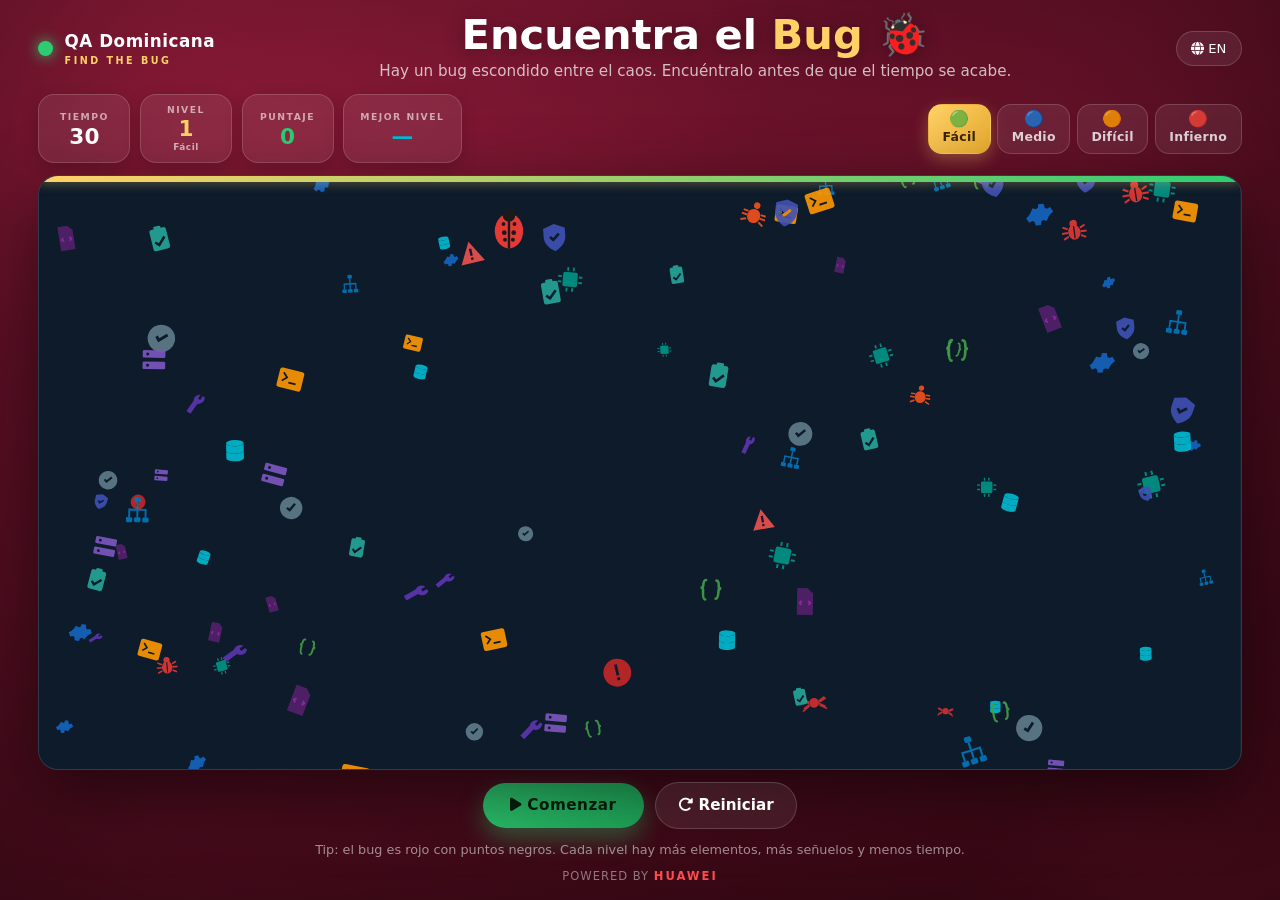
<file: find-the-bug.html>
<!DOCTYPE html>
<html lang="es">
<head>
<meta charset="UTF-8">
<meta name="viewport" content="width=device-width, initial-scale=1.0">
<title>Find the Bug — QA Dominicana</title>
<link href="https://cdn.jsdelivr.net/npm/bootstrap@5.3.3/dist/css/bootstrap.min.css" rel="stylesheet">
<link rel="stylesheet" href="https://cdnjs.cloudflare.com/ajax/libs/font-awesome/6.5.2/css/all.min.css">
<style>
  :root{
    --qa-navy:#0a2540;
    --qa-blue:#1565c0;
    --qa-cyan:#00bcd4;
    --qa-green:#2ecc71;
    --qa-red:#e74c3c;
    --qa-gold:#ffd166;
    --wine-1:#8a1838;
    --wine-2:#5a0f23;
    --wine-3:#3a0815;
    --glass:rgba(255,255,255,.08);
    --glass-bd:rgba(255,255,255,.16);
  }
  *{box-sizing:border-box}
  html,body{height:100%}
  body{
    margin:0;font-family:'Segoe UI',system-ui,-apple-system,sans-serif;
    background:
      radial-gradient(1200px 800px at 15% -10%, #a01f40 0%, transparent 55%),
      radial-gradient(1000px 900px at 110% 120%, #6e1228 0%, transparent 50%),
      linear-gradient(160deg, var(--wine-1), var(--wine-2) 55%, var(--wine-3));
    background-attachment:fixed;
    color:#fff;overflow:hidden;
  }
  /* subtle vignette so edges never read as "empty" */
  body::after{
    content:"";position:fixed;inset:0;pointer-events:none;z-index:0;
    box-shadow:inset 0 0 240px rgba(0,0,0,.45);
  }

  .app{
    position:relative;z-index:1;height:100dvh;width:100%;
    max-width:1500px;margin:0 auto;padding:clamp(.6rem,1.6vh,1.2rem) clamp(1rem,3vw,2.5rem);
    display:flex;flex-direction:column;gap:clamp(.5rem,1.3vh,1rem);
  }

  /* ===== Top bar: brand + hero + lang, all in one row ===== */
  header.bar{
    display:flex;align-items:center;justify-content:space-between;gap:1rem;flex-wrap:wrap;
  }
  .brand{display:flex;align-items:center;gap:.7rem;font-weight:800;letter-spacing:.5px;font-size:1.05rem}
  .brand .dot{width:15px;height:15px;border-radius:50%;background:var(--qa-green);box-shadow:0 0 14px var(--qa-green)}
  .brand small{display:block;font-weight:600;color:var(--qa-gold);letter-spacing:2.5px;font-size:.6rem}
  .title-inline{text-align:center;flex:1;min-width:240px}
  .title-inline h1{font-weight:900;font-size:clamp(1.4rem,3.4vw,2.6rem);margin:0;line-height:1;
    text-shadow:0 2px 18px rgba(0,0,0,.35)}
  .title-inline h1 .accent{color:var(--qa-gold)}
  .title-inline p{color:rgba(255,255,255,.72);margin:.25rem 0 0;font-size:clamp(.72rem,1.4vw,.95rem)}
  .lang-btn{background:var(--glass);border:1px solid var(--glass-bd);color:#fff;border-radius:30px;
    padding:.4rem .9rem;font-size:.82rem;cursor:pointer;backdrop-filter:blur(8px);transition:.15s;white-space:nowrap}
  .lang-btn:hover{border-color:var(--qa-gold);transform:translateY(-1px)}

  /* ===== Control row: HUD chips + difficulty, side by side ===== */
  .controlrow{
    display:flex;align-items:stretch;justify-content:space-between;gap:clamp(.5rem,1.5vw,1rem);flex-wrap:wrap;
  }
  .hud{display:flex;gap:.6rem;flex-wrap:wrap;align-items:stretch}
  .chip{
    background:var(--glass);border:1px solid var(--glass-bd);
    border-radius:16px;padding:.45rem 1rem;text-align:center;min-width:92px;backdrop-filter:blur(10px);
    display:flex;flex-direction:column;justify-content:center;gap:.1rem;
    box-shadow:0 6px 18px rgba(0,0,0,.18);
  }
  .chip .label{font-size:.58rem;letter-spacing:1.5px;color:rgba(255,255,255,.6);text-transform:uppercase;font-weight:700}
  .chip .val{font-size:clamp(1.2rem,2.4vh,1.7rem);font-weight:800;font-variant-numeric:tabular-nums;line-height:1}
  .chip.timer .val{color:#fff}
  .chip.timer.urgent .val{color:#ff6b6b;animation:pulse .5s ease-in-out infinite}
  @keyframes pulse{50%{opacity:.45}}
  .chip.score .val{color:var(--qa-green)}
  .chip.level .val{color:var(--qa-gold)}
  .chip.level .sub{font-size:.56rem;color:rgba(255,255,255,.65);font-weight:700;letter-spacing:.5px}
  .chip.best .val{color:var(--qa-cyan)}

  .difficulty{display:flex;gap:.4rem;flex-wrap:wrap;align-items:center}
  .diff-btn{
    background:var(--glass);border:1px solid var(--glass-bd);color:rgba(255,255,255,.8);
    border-radius:14px;padding:.4rem .85rem;font-size:.78rem;font-weight:700;cursor:pointer;
    transition:all .15s;letter-spacing:.3px;display:flex;flex-direction:column;align-items:center;gap:.05rem;backdrop-filter:blur(8px);
  }
  .diff-btn:hover{border-color:var(--qa-gold);color:#fff;transform:translateY(-1px)}
  .diff-btn.active{background:linear-gradient(135deg,var(--qa-gold),#e6a92e);color:#3a2400;border-color:transparent;box-shadow:0 6px 16px rgba(255,209,102,.3)}
  .diff-btn .em{font-size:1rem;line-height:1}

  /* ===== Stage: takes all remaining height ===== */
  .stage{
    position:relative;border-radius:20px;overflow:hidden;flex:1;min-height:0;width:100%;
    border:1px solid rgba(255,255,255,.14);
    box-shadow:0 24px 70px rgba(0,0,0,.55), inset 0 0 0 1px rgba(255,255,255,.05);
    background:#0d1b2a;cursor:crosshair;user-select:none;
  }
  .stage svg{display:block;width:100%;height:100%;object-fit:cover}
  .stage.locked{cursor:not-allowed}

  .ladybug{cursor:pointer;transition:transform .08s}
  .ladybug:hover{filter:drop-shadow(0 0 4px #fff)}

  .progressbar{position:absolute;top:0;left:0;height:6px;
    background:linear-gradient(90deg,var(--qa-gold),var(--qa-green));width:100%;z-index:15;transition:width .25s linear;
    box-shadow:0 0 12px rgba(255,209,102,.5)}

  .overlay{
    position:absolute;inset:0;display:none;flex-direction:column;
    align-items:center;justify-content:center;text-align:center;
    background:radial-gradient(circle at center, rgba(40,8,18,.86), rgba(15,5,12,.95));
    backdrop-filter:blur(6px);z-index:20;padding:1rem;
  }
  .overlay.show{display:flex;animation:pop .3s ease}
  @keyframes pop{from{opacity:0;transform:scale(.94)}to{opacity:1;transform:scale(1)}}
  .overlay h2{font-size:clamp(2rem,6vw,3.4rem);font-weight:900;margin:0;text-shadow:0 4px 24px rgba(0,0,0,.5)}
  .overlay.win h2{color:var(--qa-green)}
  .overlay.lose h2{color:#ff6b6b}
  .overlay p{color:rgba(255,255,255,.85);font-size:clamp(1rem,2.2vw,1.2rem);margin:.5rem 0 1rem}
  .overlay .big-time{font-size:clamp(1.6rem,4vw,2.2rem);font-weight:800;color:var(--qa-cyan)}
  .overlay .levelup{font-size:clamp(1rem,2.4vw,1.2rem);color:var(--qa-gold);font-weight:800;margin-top:.3rem}

  /* ===== Bottom action bar ===== */
  .actionbar{display:flex;gap:.7rem;justify-content:center;align-items:center;flex-wrap:wrap}
  .controls{display:flex;gap:.7rem;justify-content:center;margin-top:1rem;flex-wrap:wrap}
  .btn-qa{
    background:linear-gradient(135deg,var(--qa-green),#1fa85a);border:none;color:#04210f;
    font-weight:800;border-radius:30px;padding:.7rem 1.7rem;cursor:pointer;letter-spacing:.5px;
    box-shadow:0 10px 24px rgba(46,204,113,.4);transition:transform .1s;font-size:.95rem;
  }
  .btn-qa:hover{transform:translateY(-2px)}
  .btn-ghost{background:var(--glass);border:1px solid var(--glass-bd);color:#fff;border-radius:30px;
    padding:.7rem 1.4rem;cursor:pointer;font-weight:700;backdrop-filter:blur(8px);transition:.15s;font-size:.95rem}
  .btn-ghost:hover{border-color:var(--qa-gold);transform:translateY(-2px)}
  .hint{color:rgba(255,255,255,.55);font-size:.8rem;text-align:center;margin:0;flex-basis:100%}
  .powered{flex-basis:100%;text-align:center;color:rgba(255,255,255,.45);font-size:.72rem;
    letter-spacing:1px;text-transform:uppercase;margin-top:-.15rem}
  .powered strong{color:#ff4d4f;letter-spacing:2px;font-weight:800}

  .confetti{position:absolute;inset:0;pointer-events:none;z-index:30;overflow:hidden}
  .conf{position:absolute;width:10px;height:14px;top:-20px;opacity:.9;animation:fall linear forwards;border-radius:2px}
  @keyframes fall{to{transform:translateY(110vh) rotate(720deg);opacity:0}}

  .miss{position:absolute;color:#ff6b6b;font-weight:800;font-size:1.3rem;pointer-events:none;animation:floatup .8s forwards;z-index:25;text-shadow:0 2px 8px rgba(0,0,0,.5)}
  @keyframes floatup{to{transform:translateY(-44px);opacity:0}}

  @media (max-width:640px){
    .title-inline p{display:none}
    .controlrow{justify-content:center}
  }
  @media (prefers-reduced-motion: reduce){
    .conf,.miss,.overlay.show,.chip.timer.urgent .val{animation:none}
  }
</style>
</head>
<body>
<div class="app">
  <header class="bar">
    <div class="brand">
      <span class="dot"></span>
      <div>QA Dominicana<small>FIND THE BUG</small></div>
    </div>
    <div class="title-inline">
      <h1 data-i18n="title">Encuentra el <span class="accent">Bug</span> 🐞</h1>
      <p data-i18n="subtitle">Hay un bug escondido entre el caos. Encuéntralo antes de que el tiempo se acabe.</p>
    </div>
    <button class="lang-btn" id="langBtn"><i class="fas fa-globe"></i> <span id="langLbl">EN</span></button>
  </header>

  <div class="controlrow">
    <div class="hud">
      <div class="chip timer" id="timerChip"><div class="label" data-i18n="time">Tiempo</div><div class="val" id="timerVal">30</div></div>
      <div class="chip level"><div class="label" data-i18n="level">Nivel</div><div class="val" id="levelVal">1</div><div class="sub" id="levelName">Fácil</div></div>
      <div class="chip score"><div class="label" data-i18n="score">Puntaje</div><div class="val" id="scoreVal">0</div></div>
      <div class="chip best"><div class="label" data-i18n="best">Mejor nivel</div><div class="val" id="bestVal">—</div></div>
    </div>
    <div class="difficulty" id="difficulty">
      <button class="diff-btn active" data-diff="0"><span class="em">🟢</span><span data-i18n="d_easy">Fácil</span></button>
      <button class="diff-btn" data-diff="1"><span class="em">🔵</span><span data-i18n="d_medium">Medio</span></button>
      <button class="diff-btn" data-diff="2"><span class="em">🟠</span><span data-i18n="d_hard">Difícil</span></button>
      <button class="diff-btn" data-diff="3"><span class="em">🔴</span><span data-i18n="d_hell">Infierno</span></button>
    </div>
  </div>

  <div class="stage" id="stage">
    <div class="progressbar" id="progressbar"></div>
    <div class="confetti" id="confetti"></div>
    <div class="overlay" id="overlay">
      <h2 id="ovTitle"></h2>
      <p id="ovMsg"></p>
      <div class="big-time" id="ovTime"></div>
      <div class="levelup" id="ovLevel"></div>
      <div class="controls">
        <button class="btn-qa" id="playAgain"></button>
      </div>
    </div>
    <!-- SVG playfield injected by JS -->
  </div>

  <div class="actionbar">
    <button class="btn-qa" id="startBtn" data-i18n="start"><i class="fas fa-play"></i> Comenzar</button>
    <button class="btn-ghost" id="resetBtn" data-i18n="reset"><i class="fas fa-rotate-right"></i> Reiniciar</button>
    <p class="hint" data-i18n="hint">Tip: el bug es rojo con puntos negros. Cada nivel hay más elementos, más señuelos y menos tiempo.</p>
    <div class="powered"><span data-i18n="poweredBy">Powered by</span> <strong>HUAWEI</strong></div>
  </div>
</div>

<script>
/* ---------- i18n ---------- */
const I18N = {
  es:{ title:'Encuentra el <span class="accent">Bug</span> 🐞', subtitle:'Hay un bug escondido entre el caos. Encuéntralo antes de que el tiempo se acabe.',
    time:'Tiempo', score:'Puntaje', best:'Mejor nivel', level:'Nivel', start:'<i class="fas fa-play"></i> Comenzar', reset:'<i class="fas fa-rotate-right"></i> Reiniciar',
    hint:'Tip: el bug es rojo con puntos negros. Cada nivel hay más elementos, más señuelos y menos tiempo.', footer:'Hecho para la comunidad SQA',
    d_easy:'Fácil', d_medium:'Medio', d_hard:'Difícil', d_hell:'Infierno',
    win:'¡Bug encontrado!', winMsg:'Excelente ojo de tester.', lose:'¡Se acabó el tiempo!', loseMsg:'El bug llegó a producción 😅',
    playAgain:'Siguiente nivel', retry:'Reintentar', yourTime:'Lo encontraste en', sec:'s',
    levelUp:'⬆ ¡Subes a nivel ', reached:'Llegaste al nivel ', poweredBy:'Powered by',
    diffNames:['Fácil','Medio','Difícil','Infierno'] },
  en:{ title:'Find the <span class="accent">Bug</span> 🐞', subtitle:'A bug is hidden in the chaos. Spot it before the clock runs out.',
    time:'Time', score:'Score', best:'Best level', level:'Level', start:'<i class="fas fa-play"></i> Start', reset:'<i class="fas fa-rotate-right"></i> Reset',
    hint:'Tip: the bug is red with black dots. Each level adds more elements, more decoys and less time.', footer:'Built for the SQA community',
    d_easy:'Easy', d_medium:'Medium', d_hard:'Hard', d_hell:'Hell',
    win:'Bug found!', winMsg:'Sharp tester eye.', lose:"Time's up!", loseMsg:'The bug reached production 😅',
    playAgain:'Next level', retry:'Retry', yourTime:'Found it in', sec:'s',
    levelUp:'⬆ Level up to ', reached:'You reached level ', poweredBy:'Powered by',
    diffNames:['Easy','Medium','Hard','Hell'] }
};
let lang = 'es';
function applyLang(){
  document.querySelectorAll('[data-i18n]').forEach(el=>{ el.innerHTML = I18N[lang][el.dataset.i18n]; });
  document.getElementById('langLbl').textContent = lang==='es'?'EN':'ES';
  document.documentElement.lang = lang;
  updateLevelName();
}
document.getElementById('langBtn').onclick = ()=>{ lang = lang==='es'?'en':'es'; applyLang(); };

/* ---------- Difficulty model ----------
   level 1..n. Higher level => more icons, smaller bug, more red decoys, less time.
   Starting difficulty sets the BASE level offset. */
const DIFF_BASE = [1, 4, 7, 11];        // starting level per difficulty button
const DIFF_LABEL_IDX = [0,1,2,3];
let startDiff = 0;                        // index into DIFF_BASE
let level = DIFF_BASE[startDiff];

function paramsForLevel(L){
  // icons grow, time shrinks, bug shrinks, decoys grow — all clamped
  const iconCount = Math.min(110 + (L-1)*22, 420);
  const time      = Math.max(30 - (L-1)*2, 8);
  const bugScale  = Math.max(1.25 - (L-1)*0.07, 0.5); // multiplier on base 30px bug
  const redRatio  = Math.min(0.10 + (L-1)*0.03, 0.45); // share of icons that are red decoys
  return { iconCount, time, bugScale, redRatio };
}

/* ---------- Playfield generation ---------- */
const stage = document.getElementById('stage');
const COLORS = ['#1565c0','#00bcd4','#9c27b0','#ff9800','#3f51b5','#009688','#607d8b','#5e35b1','#0277bd','#43a047','#7e57c2','#26a69a'];
const RED_COLORS = ['#e53935','#d32f2f','#ef5350','#c62828','#f4511e'];

/* Self-contained SVG icons (24x24 viewBox). Each is a function(color)->markup.
   These do NOT depend on any web font, so the scene always renders fully. */
const ICON_SET = [
  // gear
  c=>`<path fill="${c}" d="M12 8a4 4 0 100 8 4 4 0 000-8zm9 4l2-1.5-2-3.5-2.5 1a7 7 0 00-1.5-.9L16.5 4h-4l-.5 2.6c-.5.2-1 .5-1.5.9l-2.5-1-2 3.5L4.5 12 2.5 13.5l2 3.5 2.5-1c.5.4 1 .6 1.5.9l.5 2.6h4l.5-2.6c.5-.2 1-.5 1.5-.9l2.5 1 2-3.5L21 12z"/>`,
  // database
  c=>`<g fill="${c}"><ellipse cx="12" cy="5" rx="7" ry="2.5"/><path d="M5 5v6c0 1.4 3.1 2.5 7 2.5s7-1.1 7-2.5V5c0 1.4-3.1 2.5-7 2.5S5 6.4 5 5z"/><path d="M5 11v6c0 1.4 3.1 2.5 7 2.5s7-1.1 7-2.5v-6c0 1.4-3.1 2.5-7 2.5S5 12.4 5 11z"/></g>`,
  // code file </>
  c=>`<g fill="${c}"><path d="M6 2h8l4 4v16H6z" opacity=".5"/><path d="M9 11l-2 2 2 2 1-1-1-1 1-1zm6 0l-1 1 1 1-1 1 1 1 2-2z"/></g>`,
  // terminal
  c=>`<g fill="${c}"><rect x="2" y="4" width="20" height="16" rx="2"/><path fill="#0d1b2a" d="M5 8l3 3-3 3 1 1 4-4-4-4zm6 6h6v1.5h-6z"/></g>`,
  // shield check
  c=>`<path fill="${c}" d="M12 2l8 3v6c0 5-3.4 8.5-8 11-4.6-2.5-8-6-8-11V5l8-3zm-1 13l5-5-1.4-1.4L11 12.2 9.4 10.6 8 12z"/>`,
  // microchip
  c=>`<g fill="${c}"><rect x="6" y="6" width="12" height="12" rx="1.5"/><g><rect x="9" y="2" width="1.5" height="3"/><rect x="13.5" y="2" width="1.5" height="3"/><rect x="9" y="19" width="1.5" height="3"/><rect x="13.5" y="19" width="1.5" height="3"/><rect x="2" y="9" width="3" height="1.5"/><rect x="2" y="13.5" width="3" height="1.5"/><rect x="19" y="9" width="3" height="1.5"/><rect x="19" y="13.5" width="3" height="1.5"/></g></g>`,
  // check circle
  c=>`<g fill="${c}"><circle cx="12" cy="12" r="10"/><path fill="#0d1b2a" d="M10.5 15.2l-3-3L9 10.7l1.5 1.5L15 7.7l1.5 1.5z"/></g>`,
  // wrench
  c=>`<path fill="${c}" d="M21 6a5 5 0 01-6.7 4.7l-7 7-2.8-2.8 7-7A5 5 0 0118 4l-2.5 2.5 1.5 1.5L19.5 5.5c.3.2.5.3.5.5z"/>`,
  // sitemap / nodes
  c=>`<g fill="${c}"><rect x="9.5" y="2" width="5" height="4" rx="1"/><rect x="3" y="18" width="5" height="4" rx="1"/><rect x="9.5" y="18" width="5" height="4" rx="1"/><rect x="16" y="18" width="5" height="4" rx="1"/><path stroke="${c}" stroke-width="1.5" fill="none" d="M12 6v6M12 12H5.5v6M12 12h6.5v6M12 12v6"/></g>`,
  // bracket braces { }
  c=>`<g fill="none" stroke="${c}" stroke-width="2" stroke-linecap="round"><path d="M8 3c-2 0-2 3-2 4.5S5 9 4 9c1 0 2 0 2 1.5S6 18 8 18"/><path d="M16 3c2 0 2 3 2 4.5S19 9 20 9c-1 0-2 0-2 1.5s0 6.5-2 6.5"/></g>`,
  // server stack
  c=>`<g fill="${c}"><rect x="3" y="4" width="18" height="6" rx="1"/><rect x="3" y="13" width="18" height="6" rx="1"/><circle cx="7" cy="7" r="1.2" fill="#0d1b2a"/><circle cx="7" cy="16" r="1.2" fill="#0d1b2a"/></g>`,
  // clipboard check (QA)
  c=>`<g fill="${c}"><rect x="5" y="4" width="14" height="18" rx="2"/><rect x="9" y="2" width="6" height="3.5" rx="1" fill="${c}"/><path fill="#0d1b2a" d="M10.5 16l-2-2L7 15.5 10.5 19 17 12.5 15.5 11z"/></g>`
];

/* Red "bug-ish" decoy icons — close enough to confuse with the ladybug */
const RED_SET = [
  // bug
  c=>`<g fill="${c}"><ellipse cx="12" cy="13" rx="5" ry="6"/><circle cx="12" cy="6" r="3"/><path stroke="${c}" stroke-width="1.6" d="M7 10L3 8M7 13H2M7 16l-4 2M17 10l4-2M17 13h5M17 16l4 2"/><path stroke="#0d1b2a" stroke-width="1" d="M12 8v10"/></g>`,
  // spider
  c=>`<g fill="${c}" stroke="${c}" stroke-width="1.4"><circle cx="12" cy="12" r="4" stroke="none"/><path d="M8 12L2 9M8 13l-5 3M8 11l-5-3M8 14l-6 4M16 12l6-3M16 13l5 3M16 11l5-3M16 14l6 4"/></g>`,
  // warning triangle
  c=>`<g fill="${c}"><path d="M12 3l10 18H2z"/><rect x="11" y="9" width="2" height="6" fill="#0d1b2a"/><rect x="11" y="16.5" width="2" height="2" fill="#0d1b2a"/></g>`,
  // exclamation circle
  c=>`<g fill="${c}"><circle cx="12" cy="12" r="10"/><rect x="11" y="6" width="2" height="8" fill="#0d1b2a"/><rect x="11" y="15.5" width="2" height="2" fill="#0d1b2a"/></g>`,
  // bug variant (rounded)
  c=>`<g fill="${c}"><rect x="7" y="8" width="10" height="11" rx="5"/><circle cx="12" cy="5" r="2.5"/><path stroke="${c}" stroke-width="1.5" d="M7 11H3M7 14H2.5M7 17l-4 2M17 11h4M17 14h4.5M17 17l4 2"/></g>`
];

function rand(a,b){return a+Math.random()*(b-a)}
function buildField(L){
  const p = paramsForLevel(L);
  const W=1600,H=900;
  let parts=[`<svg viewBox="0 0 ${W} ${H}" preserveAspectRatio="xMidYMid slice" xmlns="http://www.w3.org/2000/svg">`];
  parts.push(`<rect width="${W}" height="${H}" fill="#0d1b2a"/>`);
  const reds = Math.floor(p.iconCount * p.redRatio);
  for(let i=0;i<p.iconCount;i++){
    const x=rand(8,W-40),y=rand(8,H-40),s=rand(22,46);
    const rot=rand(-22,22).toFixed(0);
    const isRed = i < reds;
    const c = isRed ? RED_COLORS[i%RED_COLORS.length] : COLORS[i%COLORS.length];
    const icon = isRed ? RED_SET[i%RED_SET.length](c) : ICON_SET[i%ICON_SET.length](c);
    const sc=(s/24).toFixed(3);
    parts.push(`<g opacity="0.9" transform="translate(${x.toFixed(0)} ${y.toFixed(0)}) rotate(${rot} ${(s/2).toFixed(0)} ${(s/2).toFixed(0)}) scale(${sc})">${icon}</g>`);
  }
  // ladybug (the target)
  const bs = rand(24,32) * p.bugScale;
  const bx=rand(80,W-80),by=rand(80,H-80);
  parts.push(`<g class="ladybug" id="bug" transform="translate(${bx.toFixed(0)} ${by.toFixed(0)}) scale(${(bs/30).toFixed(2)})">`);
  parts.push(`<ellipse cx="0" cy="0" rx="18" ry="22" fill="#e53935"/>`);
  parts.push(`<rect x="-1.5" y="-22" width="3" height="44" fill="#1a1a1a"/>`);
  parts.push(`<circle cx="0" cy="-20" r="8" fill="#1a1a1a"/>`);
  parts.push(`<circle cx="-6" cy="2" r="3" fill="#1a1a1a"/><circle cx="6" cy="2" r="3" fill="#1a1a1a"/>`);
  parts.push(`<circle cx="-7" cy="-9" r="2.5" fill="#1a1a1a"/><circle cx="7" cy="-9" r="2.5" fill="#1a1a1a"/>`);
  parts.push(`<circle cx="-5" cy="11" r="2.5" fill="#1a1a1a"/><circle cx="5" cy="11" r="2.5" fill="#1a1a1a"/>`);
  parts.push(`</g></svg>`);
  return parts.join('');
}

/* ---------- Game logic ---------- */
let TOTAL=30, timeLeft=TOTAL, score=0, timer=null, running=false;
let best=null; try{ best=localStorage.getItem('qa_ftb_bestlvl'); }catch(e){}
const timerVal=document.getElementById('timerVal'), scoreVal=document.getElementById('scoreVal'),
      bestVal=document.getElementById('bestVal'), levelVal=document.getElementById('levelVal'),
      levelName=document.getElementById('levelName'), progressbar=document.getElementById('progressbar'),
      timerChip=document.getElementById('timerChip');
const overlay=document.getElementById('overlay'), ovTitle=document.getElementById('ovTitle'),
      ovMsg=document.getElementById('ovMsg'), ovTime=document.getElementById('ovTime'),
      ovLevel=document.getElementById('ovLevel'), playAgain=document.getElementById('playAgain');
if(best) bestVal.textContent = best;

function updateLevelName(){
  // show difficulty tier name based on current level thresholds
  let tier=0;
  for(let i=DIFF_BASE.length-1;i>=0;i--){ if(level>=DIFF_BASE[i]){ tier=i; break; } }
  levelName.textContent = I18N[lang].diffNames[tier];
}
function setLevel(L){ level=L; levelVal.textContent=L; updateLevelName(); }

/* difficulty buttons */
document.querySelectorAll('.diff-btn').forEach(b=>{
  b.onclick=()=>{
    document.querySelectorAll('.diff-btn').forEach(x=>x.classList.remove('active'));
    b.classList.add('active');
    startDiff = parseInt(b.dataset.diff,10);
    stop();
    setLevel(DIFF_BASE[startDiff]);
    overlay.className='overlay';
    const p=paramsForLevel(level);
    timeLeft=p.time; timerVal.textContent=p.time; progressbar.style.width='100%';
    newRound();
  };
});

function beep(freq,dur,type){
  try{
    const ctx=new (window.AudioContext||window.webkitAudioContext)();
    const o=ctx.createOscillator(),g=ctx.createGain();
    o.type=type||'sine';o.frequency.value=freq;o.connect(g);g.connect(ctx.destination);
    g.gain.setValueAtTime(.25,ctx.currentTime);g.gain.exponentialRampToValueAtTime(.001,ctx.currentTime+dur);
    o.start();o.stop(ctx.currentTime+dur);
  }catch(e){}
}
function winSound(){ beep(660,.12,'square'); setTimeout(()=>beep(880,.18,'square'),120); setTimeout(()=>beep(1040,.18,'square'),260); }

function confettiBurst(){
  const c=document.getElementById('confetti'); c.innerHTML='';
  const cols=['#2ecc71','#00bcd4','#1565c0','#ffd166','#e74c3c'];
  for(let i=0;i<90;i++){
    const d=document.createElement('div');d.className='conf';
    d.style.left=Math.random()*100+'%';
    d.style.background=cols[i%cols.length];
    d.style.animationDuration=(1.5+Math.random()*1.5)+'s';
    d.style.animationDelay=(Math.random()*.4)+'s';
    c.appendChild(d);
  }
  setTimeout(()=>c.innerHTML='',3500);
}

function newRound(){
  overlay.className='overlay';
  stage.classList.remove('locked');
  [...stage.querySelectorAll('svg')].forEach(s=>s.remove());
  stage.insertAdjacentHTML('beforeend', buildField(level));
  bindBug(); bindMiss();
}
function bindBug(){
  const bug=document.getElementById('bug');
  if(bug) bug.addEventListener('click',(e)=>{ e.stopPropagation(); if(running) win(); });
}
function bindMiss(){
  const svg=stage.querySelector('svg');
  if(svg) svg.addEventListener('click',(e)=>{
    if(!running) return;
    score=Math.max(0,score-1); scoreVal.textContent=score;
    beep(160,.1,'sawtooth');
    const r=stage.getBoundingClientRect();
    const m=document.createElement('div');m.className='miss';m.textContent='-1';
    m.style.left=(e.clientX-r.left)+'px';m.style.top=(e.clientY-r.top)+'px';
    stage.appendChild(m); setTimeout(()=>m.remove(),800);
  });
}

function start(){
  if(running) return;
  const p=paramsForLevel(level);
  timeLeft=p.time; timerVal.textContent=p.time; progressbar.style.width='100%';
  running=true; newRound();
  timer=setInterval(()=>{
    timeLeft--; timerVal.textContent=timeLeft;
    const pp=paramsForLevel(level);
    progressbar.style.width=Math.max(0,(timeLeft/pp.time)*100)+'%';
    if(timeLeft<=5 && timeLeft>0){ beep(440,.05,'sine'); timerChip.classList.add('urgent'); }
    if(timeLeft<=0) lose();
  },1000);
}
function stop(){ running=false; clearInterval(timer); timerChip.classList.remove('urgent'); }

function win(){
  stop();
  const p=paramsForLevel(level);
  const used=p.time-timeLeft;
  // score: base for the level + speed bonus
  score += level*10 + timeLeft*3;
  scoreVal.textContent=score;
  // best level
  if(best===null || level>parseInt(best,10)){ best=String(level); bestVal.textContent=best; try{localStorage.setItem('qa_ftb_bestlvl',best);}catch(e){} }
  winSound(); confettiBurst();
  overlay.className='overlay win show';
  ovTitle.textContent=I18N[lang].win;
  ovMsg.textContent=I18N[lang].winMsg;
  ovTime.textContent=I18N[lang].yourTime+' '+used+I18N[lang].sec;
  ovLevel.textContent=I18N[lang].levelUp+(level+1);
  playAgain.innerHTML='<i class="fas fa-arrow-up"></i> '+I18N[lang].playAgain;
  playAgain.dataset.mode='next';
  stage.classList.add('locked');
}
function lose(){
  stop(); beep(120,.4,'sawtooth');
  overlay.className='overlay lose show';
  ovTitle.textContent=I18N[lang].lose;
  ovMsg.textContent=I18N[lang].loseMsg;
  ovTime.textContent='';
  ovLevel.textContent=I18N[lang].reached+level;
  playAgain.innerHTML='<i class="fas fa-rotate-right"></i> '+I18N[lang].retry;
  playAgain.dataset.mode='retry';
  stage.classList.add('locked');
}

document.getElementById('startBtn').onclick=start;
document.getElementById('resetBtn').onclick=()=>{
  stop(); setLevel(DIFF_BASE[startDiff]); score=0; scoreVal.textContent=0;
  overlay.className='overlay';
  const p=paramsForLevel(level); timeLeft=p.time; timerVal.textContent=p.time; progressbar.style.width='100%';
  newRound();
};
playAgain.onclick=()=>{
  overlay.className='overlay';
  if(playAgain.dataset.mode==='next'){ setLevel(level+1); }   // harder each time
  start();
};

setLevel(DIFF_BASE[startDiff]);
applyLang();
newRound();
</script>
</body>
</html>
</file>
<file: css/style.css>
/*
 * QA Dominicana — Main Stylesheet
 * Sections:
 *   1. Base & Reset
 *   2. Skip Link & Accessibility
 *   3. Slideshow (Home)
 *   4. Navigation Bar
 *   5. Hamburger Button
 *   6. Nav Backdrop & Slide-out Menu
 *   7. Hero (Home)
 *   8. Timer / Countdown
 *   9. About Section
 *  10. Events & Tabs
 *  11. Staff / Swiper
 *  12. Blog
 *  13. Contact
 *  14. Footer
 *  15. Inner Page Headers
 */

@import url('tokens.css');

/* ── 1. Base & Reset ── */

/* Smooth theme transitions */
*, *::before, *::after {
    transition:
        background-color 0.28s ease,
        color            0.28s ease,
        border-color     0.28s ease,
        box-shadow       0.28s ease;
}

/* But don't slow layout-affecting or transform-based transitions */
.navigation-menu,
.nav-backdrop,
.hamburger-bar,
.nav-close-btn,
.nav-menu-footer a,
.lang-toggle,
.theme-toggle,
.btn1,
.btn2,
.post-content a {
    transition:
        background-color 0.25s ease,
        color            0.25s ease,
        border-color     0.25s ease,
        transform        0.25s ease,
        opacity          0.25s ease;
}

html, body {
    font-family: var(--font-main), sans-serif;
    font-weight: bold;
    height: 100%;
    margin: 0;
    padding: 0;
    box-sizing: border-box;
    background-color: #070d1a;
    background-image: url('../assets/bg-eventos.png');
    background-size: cover;
    background-position: center center;
    background-attachment: fixed;
    background-repeat: no-repeat;
    color: var(--color-text);
}

:focus-visible {
    outline: 3px solid var(--color-primary);
    outline-offset: 3px;
}

header {
    position: relative;
    height: 100%;
    width: 100%;
    overflow: hidden;
    background: #111;
}

/* ── 2. Skip Link & Accessibility ── */
.skip-link {
    position: absolute;
    top: -100%;
    left: 1rem;
    padding: 0.5rem 1rem;
    background: var(--color-primary);
    color: #fff;
    border-radius: 0 0 4px 4px;
    z-index: 9999;
    transition: top 0.2s;
}
.skip-link:focus {
    top: 0;
}

/* ── 3. Slideshow (Home) ── */
.slideshow {
    position: absolute;
    inset: 0;
    z-index: 0;
}

.slide {
    position: absolute;
    inset: 0;
    background-size: cover;
    background-position: center;
    opacity: 0;
    animation: kenburns 12s ease-in-out infinite;
    will-change: transform, opacity;
}

.slide:nth-child(1) { animation-delay: 0s; }
.slide:nth-child(2) { animation-delay: 4s; }
.slide:nth-child(3) { animation-delay: 8s; }

@keyframes kenburns {
    0%    { opacity: 0; transform: scale(1); }
    8%    { opacity: 1; }
    25%   { opacity: 1; transform: scale(1.1); }
    33%   { opacity: 0; transform: scale(1.1); }
    100%  { opacity: 0; transform: scale(1); }
}

@media (prefers-reduced-motion: reduce) {
    .slide { animation: none; }
    .slide:nth-child(1) { opacity: 1; }
}


.header .container {
    position: relative;
    z-index: 1;
    width: 100%;
    height: 60px;
    margin: 0px auto;
}

/* ── 4. Navigation Bar ── */
.wrapper-nav {
    width: 100%;
    margin: 0 auto;
    transition: background 0.4s ease, box-shadow 0.4s ease, border-color 0.4s ease;
}

.wrapper-nav.nav-sticky {
    position: fixed;
    z-index: 1000;
    top: 0;
    left: 0;
    background: rgba(10, 10, 10, 0.75);
    backdrop-filter: blur(14px);
    -webkit-backdrop-filter: blur(14px);
    border-bottom: 1px solid rgba(255, 255, 255, 0.08);
    box-shadow: 0 4px 32px rgba(0, 0, 0, 0.4);
}

.wrapper-nav.nav-sticky #nav {
    margin-top: 0;
}

#logo {
    color: #fff;
    font-size: 1.75rem;
    font-weight: 700;
    letter-spacing: 0.05em;
}

#logo span {
    color: var(--color-primary);
}

/* ── 5. Hamburger Button ── */
.navigation-wrapper {
    display: flex;
    align-items: center;
    gap: 0.6rem;
}

.navigation-button {
    display: flex;
    flex-direction: column;
    justify-content: center;
    gap: 5px;
    width: 40px;
    height: 40px;
    padding: 8px;
    background: rgba(255, 255, 255, 0.1);
    border: 1px solid rgba(255, 255, 255, 0.2);
    border-radius: 8px;
    cursor: pointer;
    transition: background 0.2s ease, border-color 0.2s ease;
    z-index: 1001;
}

.navigation-button:hover {
    background: rgba(255, 255, 255, 0.18);
    border-color: rgba(255, 255, 255, 0.35);
}

/* ── Language toggle ── */
.lang-toggle {
    display: flex;
    align-items: center;
    gap: 0;
    background: rgba(255, 255, 255, 0.08);
    border: 1px solid rgba(255, 255, 255, 0.18);
    border-radius: 20px;
    padding: 4px 6px;
    cursor: pointer;
    transition: border-color 0.2s ease, background 0.2s ease;
}

.lang-toggle:hover {
    background: rgba(255, 255, 255, 0.14);
    border-color: rgba(255, 255, 255, 0.3);
}

.lang-option {
    font-family: var(--font-main), sans-serif;
    font-size: 0.7rem;
    font-weight: 700;
    letter-spacing: 0.06em;
    color: rgba(255, 255, 255, 0.35);
    padding: 2px 7px;
    border-radius: 14px;
    transition: color 0.2s ease, background 0.2s ease;
    user-select: none;
}

.lang-option.lang-active {
    color: #fff;
    background: var(--color-primary);
}

/* ── Theme toggle ── */
.theme-toggle {
    display: flex;
    align-items: center;
    justify-content: center;
    width: 34px;
    height: 34px;
    border-radius: 50%;
    border: 1px solid rgba(255, 255, 255, 0.18);
    background: rgba(255, 255, 255, 0.08);
    color: rgba(255, 255, 255, 0.75);
    cursor: pointer;
    font-size: 0.85rem;
    transition: background 0.2s ease, border-color 0.2s ease, color 0.2s ease;
}

.theme-toggle:hover {
    background: rgba(255, 255, 255, 0.18);
    border-color: rgba(255, 255, 255, 0.35);
    color: #fff;
}

/* In the light-themed nav area (index home hero has dark nav, so keep white) */
/* When not on dark bg (e.g., sticky nav on inner pages), adjust contrast */
.nav-sticky .theme-toggle {
    border-color: rgba(255, 255, 255, 0.2);
    background: rgba(255, 255, 255, 0.1);
}

.hamburger-bar {
    display: block;
    width: 100%;
    height: 2px;
    background: #fff;
    border-radius: 2px;
    transition: transform 0.3s cubic-bezier(0.4, 0, 0.2, 1),
                opacity 0.2s ease;
    transform-origin: center;
}

.navigation-button.active .hamburger-bar:nth-child(1) {
    transform: translateY(7px) rotate(45deg);
}
.navigation-button.active .hamburger-bar:nth-child(2) {
    opacity: 0;
    transform: scaleX(0);
}
.navigation-button.active .hamburger-bar:nth-child(3) {
    transform: translateY(-7px) rotate(-45deg);
}

/* ── 6. Nav Backdrop & Slide-out Menu ── */
.nav-backdrop {
    position: fixed;
    inset: 0;
    background: rgba(0, 0, 0, 0.6);
    backdrop-filter: blur(6px);
    -webkit-backdrop-filter: blur(6px);
    z-index: 1001;
    opacity: 0;
    visibility: hidden;
    transition: opacity 0.4s ease, visibility 0.4s ease;
}

.nav-backdrop.active {
    opacity: 1;
    visibility: visible;
}

/* Slide-out panel */
.navigation-menu {
    position: fixed;
    top: 0;
    right: 0;
    width: min(360px, 88vw);
    height: 100%;
    /* glass morphism dark */
    background: rgba(10, 10, 18, 0.92);
    backdrop-filter: blur(24px) saturate(180%);
    -webkit-backdrop-filter: blur(24px) saturate(180%);
    /* left accent gradient strip */
    border-left: 1px solid rgba(255, 255, 255, 0.06);
    box-shadow: -16px 0 60px rgba(0, 0, 0, 0.7), inset 1px 0 0 rgba(255,255,255,0.04);
    /* spring slide + scale */
    transform: translateX(100%) scale(0.97);
    transition: transform 0.42s cubic-bezier(0.22, 1, 0.36, 1),
                opacity 0.42s ease;
    opacity: 0;
    z-index: 1002;
    display: flex;
    flex-direction: column;
    overflow-y: auto;
    /* colored accent strip on left edge */
    background-image: linear-gradient(180deg,
        rgba(29, 78, 216, 0.10) 0%,
        rgba(29, 78, 216, 0.03) 30%,
        transparent 60%);
}

.navigation-menu.active {
    transform: translateX(0) scale(1);
    opacity: 1;
}

/* Menu header */
.nav-menu-header {
    display: flex;
    align-items: center;
    gap: 0.75rem;
    padding: 1.25rem 1.5rem;
    border-bottom: 1px solid rgba(255, 255, 255, 0.06);
}

.nav-menu-header .nav-menu-logo {
    flex: 1;
}

.nav-menu-logo {
    display: flex;
    align-items: baseline;
    gap: 0.3rem;
    font-size: 1.15rem;
    font-weight: 700;
    letter-spacing: 0.04em;
}

.nav-menu-logo .site-logo {
    width: 106px;
    height: 150px;
    object-fit: contain;
    object-position: left center;
    transition: filter 0.28s ease;
}

[data-theme="light"] .nav-menu-logo .site-logo {
    /* Convierte el logo blanco al azul oscuro #1e3a8a */
    filter: brightness(0) invert(40%) sepia(80%) hue-rotate(186deg) saturate(467%) brightness(68%);
}

.nav-menu-logo .logo-qa {
    color: var(--color-accent);
}

.nav-menu-logo .logo-rest {
    color: rgba(255, 255, 255, 0.85);
}

/* Circle close button */
.nav-close-btn {
    display: flex;
    align-items: center;
    justify-content: center;
    width: 38px;
    height: 38px;
    border-radius: 50%;
    background: rgba(255, 255, 255, 0.06);
    border: 1px solid rgba(255, 255, 255, 0.1);
    color: rgba(255, 255, 255, 0.55);
    cursor: pointer;
    transition: background 0.25s ease, color 0.25s ease, transform 0.25s ease, border-color 0.25s ease;
}

.nav-close-btn:hover {
    background: rgba(124, 29, 18, 0.18);
    border-color: rgba(124, 29, 18, 0.35);
    color: var(--color-accent);
    transform: rotate(90deg);
}

/* Nav links */
.nav-menu-links {
    flex: 1;
    padding: 1rem 1.25rem;
}

.nav-menu-links ul {
    list-style: none;
    margin: 0;
    padding: 0;
    display: flex;
    flex-direction: column;
    gap: 0.25rem;
}

.nav-menu-links ul li {
    opacity: 0;
    transform: translateY(14px);
    transition: opacity 0.3s ease, transform 0.3s ease;
}

.navigation-menu.active .nav-menu-links ul li {
    opacity: 1;
    transform: translateY(0);
}

.navigation-menu.active .nav-menu-links ul li:nth-child(1) { transition-delay: 0.08s; }
.navigation-menu.active .nav-menu-links ul li:nth-child(2) { transition-delay: 0.13s; }
.navigation-menu.active .nav-menu-links ul li:nth-child(3) { transition-delay: 0.18s; }
.navigation-menu.active .nav-menu-links ul li:nth-child(4) { transition-delay: 0.23s; }
.navigation-menu.active .nav-menu-links ul li:nth-child(5) { transition-delay: 0.28s; }
.navigation-menu.active .nav-menu-links ul li:nth-child(6) { transition-delay: 0.33s; }

.nav-menu-links ul li a {
    display: flex;
    align-items: center;
    gap: 1rem;
    padding: 0.85rem 1.1rem;
    border-radius: 10px;
    color: rgba(255, 255, 255, 0.55);
    text-decoration: none;
    font-size: 0.9rem;
    font-weight: 700;
    letter-spacing: 0.08em;
    text-transform: uppercase;
    position: relative;
    transition: color 0.22s ease, background 0.22s ease;
}

.nav-menu-links ul li a i {
    width: 20px;
    font-size: 0.95rem;
    color: rgba(255, 255, 255, 0.25);
    transition: color 0.22s ease, transform 0.22s ease;
    text-align: center;
    flex-shrink: 0;
}

.nav-menu-links ul li a:hover,
.nav-menu-links ul li a:focus-visible,
.nav-menu-links ul li a.nav-active {
    color: #fff;
    background: rgba(255, 255, 255, 0.07);
}

.nav-menu-links ul li a:hover i,
.nav-menu-links ul li a:focus-visible i {
    color: var(--color-primary);
    transform: scale(1.15);
}

.nav-menu-links ul li a.nav-active {
    background: rgba(29, 78, 216, 0.12);
    color: var(--color-primary);
}

.nav-menu-links ul li a.nav-active i {
    color: var(--color-primary);
}

/* Menu footer social icons */
.nav-menu-footer {
    display: flex;
    gap: 0.65rem;
    padding: 1.5rem 2rem;
    border-top: 1px solid rgba(255, 255, 255, 0.06);
}

.nav-menu-footer a {
    display: flex;
    align-items: center;
    justify-content: center;
    width: 40px;
    height: 40px;
    border-radius: 50%;
    background: rgba(255, 255, 255, 0.06);
    border: 1px solid rgba(255, 255, 255, 0.09);
    color: rgba(255, 255, 255, 0.45);
    font-size: 1rem;
    transition: background 0.25s ease, color 0.25s ease, border-color 0.25s ease, transform 0.25s ease;
}

.nav-menu-footer a:hover {
    background: var(--color-accent);
    border-color: var(--color-accent);
    color: #fff;
    transform: translateY(-2px);
}

@media (prefers-reduced-motion: reduce) {
    .navigation-menu,
    .nav-backdrop,
    .hamburger-bar,
    .nav-menu-links ul li,
    .nav-close-btn,
    .nav-menu-footer a {
        transition: none;
    }
}
/* ── 7. Hero (Home) ── */
.hero {
    width: min(88%, 960px);
    margin: 0 auto;
    padding-top: 180px;
    padding-bottom: 80px;
}

.hero h1 {
    text-transform: uppercase;
    font-family: 'Roboto Condensed', sans-serif;
    font-size: clamp(0.85rem, 2vw, 1rem);
    letter-spacing: 0.35em;
    color: rgba(255, 255, 255, 0.55);
    margin-bottom: 12px;
    font-weight: 400;
}

.hero span {
    display: block;
    font-size: clamp(3rem, 8vw, 5.5rem);
    letter-spacing: -0.01em;
    font-family: 'Roboto Condensed', sans-serif;
    font-weight: 800;
    line-height: 1.05;
    color: #ffffff;
}

.button {
    display: flex;
    flex-wrap: wrap;
    gap: 12px;
    margin-top: 40px;
}

.btn1 {
    display: inline-flex;
    align-items: center;
    padding: 13px 28px;
    background: var(--color-accent);
    color: #ffffff;
    text-decoration: none;
    font-family: 'Roboto Condensed', sans-serif;
    font-size: 0.85rem;
    font-weight: 700;
    letter-spacing: 0.06em;
    text-transform: uppercase;
    border-radius: 6px;
    transition: background 0.2s ease, transform 0.2s ease, box-shadow 0.2s ease;
    box-shadow: 0 2px 12px rgba(124, 29, 18, 0.35);
}

.btn1:hover {
    background: #9b2918;
    transform: translateY(-2px);
    box-shadow: 0 6px 20px rgba(124, 29, 18, 0.45);
    text-decoration: none;
    color: #ffffff;
}

.btn2 {
    display: inline-flex;
    align-items: center;
    padding: 13px 28px;
    background: rgba(255, 255, 255, 0.1);
    color: #ffffff;
    text-decoration: none;
    font-family: 'Roboto Condensed', sans-serif;
    font-size: 0.85rem;
    font-weight: 700;
    letter-spacing: 0.06em;
    text-transform: uppercase;
    border-radius: 6px;
    border: 1.5px solid rgba(255, 255, 255, 0.3);
    transition: background 0.2s ease, border-color 0.2s ease, transform 0.2s ease;
}

.btn2:hover {
    background: rgba(255, 255, 255, 0.18);
    border-color: rgba(255, 255, 255, 0.55);
    transform: translateY(-2px);
    text-decoration: none;
    color: #ffffff;
}

nav {
    height: 60px;
    width: 80%;
    margin: 40px auto 0;
    display: flex;
    justify-content: space-between;
    align-items: center;
}

/* ── 8. Timer / Countdown ── */
.timer {
    padding: 40px 0;
    background: rgba(7, 13, 30, 0.82);
    color: #ffffff;
    text-align: center;
    border-top: 3px solid var(--color-accent);
}
.timer-title {
    font-size: clamp(1.4rem, 3vw, 2rem);
    font-weight: 700;
    letter-spacing: 0.06em;
    text-transform: uppercase;
    color: var(--color-text-muted);
    margin-bottom: 8px;
}
/* ── 9. About Section ── */
/*section.about {
    height: 600px;
    padding: 100px 0 20px;
    background: var(--color-bg);
}*/
/* ── 9. About Section ── */
/*section.about {
    height: auto;          /* cambia 600px por auto 
    padding: 60px 0 60px;  /* padding más equilibrado 
    background: var(--color-bg);
}*/

section.about {
    height: auto;
    padding: 60px 0 60px;
    background: var(--color-bg);
}

section.about h2{
    font-size: 1.7rem;
    font-weight: bold;
    color: var(--color-primary);
    text-transform: uppercase;
}

section.about p {
    color: var(--color-text-dark);
}

section.about .awesome h2{
    font-size: 2.3rem;
    margin-bottom: 5%;
}
section.about .awesome p{
    margin-bottom: 7%;
    line-height: 1.8;
}
section.about .awesome p:nth-of-type(1){
    color: var(--color-text-dark);
}

section.about .awesome p:nth-of-type(2){
    color: var(--color-text-muted);
}

section.about .awesome p:nth-of-type(3) a {
    border-radius: 4px;
    background-color: var(--color-primary);
    border: none;
    color: #FFFFFF;
    text-align: center;
    font-size: 15px;
    padding: 15px;
    width: 200px;
    transition: all 0.5s;
    cursor: pointer;
    margin: 5px 0 5px;
    display: inline-block;
}

section.about .awesome p:nth-of-type(3) a span{
    cursor: pointer;
    display: inline-block;
    position: relative;
    transition: 0.5s;
}
section.about .awesome p:nth-of-type(3) a span:after {
    content: '\00bb';
    position: absolute;
    opacity: 0;
    top: 0;
    right: -20px;
    transition: 0.5s;
}
section.about .awesome p:nth-of-type(3) a:hover span{
    padding-right: 25px;
}
section.about .awesome p:nth-of-type(3) a:hover span:after {
    opacity: 1;
    right: 0;
}

/* Section about creative */
section.about .creative p,
section.about .office p{
    color: var(--color-text-muted);
    font-size: 13px;
}
section.about .creative > div,
section.about .office > div {
    overflow: hidden;
}
section.about .creative img,
section.about .office img {
    transition: all 5s;
}
section.about .creative img:hover,
section.about .office img:hover{
    transform: scale(1.2) rotate(7deg);
}

/* ── About: Historia / Misión / Propósito ── */
section.story {
    padding: 70px 0 80px;
    background: var(--color-bg-light);
}

.story-img {
    width: 100%;
    height: 100%;
    max-height: 420px;
    object-fit: cover;
    border-radius: 12px;
    box-shadow: 0 12px 32px rgba(15, 23, 42, 0.15);
}

.story-text h2 {
    font-size: 2.3rem;
    font-weight: 700;
    color: var(--color-primary);
    text-transform: uppercase;
    letter-spacing: 0.02em;
    margin-bottom: 1.25rem;
}

.story-text p {
    color: var(--color-text-dark);
    line-height: 1.85;
    font-size: 1.02rem;
    margin: 0;
}

.story-cards {
    margin-top: 3.5rem;
}

.story-card {
    background: var(--color-surface);
    border-radius: 12px;
    padding: 2.25rem 2rem;
    height: 100%;
    border: 1px solid var(--color-border-subtle);
    border-top: 4px solid var(--color-accent);
    box-shadow: 0 4px 16px rgba(15, 23, 42, 0.06);
    transition: transform 0.25s ease, box-shadow 0.25s ease;
}

.story-card:hover {
    transform: translateY(-4px);
    box-shadow: 0 12px 28px rgba(15, 23, 42, 0.12);
}

.story-card i {
    font-size: 2rem;
    color: var(--color-accent);
    margin-bottom: 1rem;
    display: block;
}

.story-card h3 {
    font-size: 1.4rem;
    font-weight: 700;
    color: var(--color-primary);
    text-transform: uppercase;
    letter-spacing: 0.03em;
    margin: 0 0 0.85rem;
}

.story-card p {
    color: var(--color-text-muted);
    line-height: 1.7;
    margin: 0;
}

/* ── Values / Pilares ── */
section.values {
    padding: 70px 0 80px;
    background: var(--color-bg);
}

section.values h2 {
    text-align: center;
    font-size: 2.5rem;
    color: var(--color-primary);
    text-transform: uppercase;
    margin-bottom: 2.5rem;
    font-weight: 700;
    letter-spacing: 0.02em;
}

.value-card {
    background: var(--color-surface);
    padding: 2rem 1.5rem;
    border-radius: 10px;
    text-align: center;
    height: 100%;
    box-shadow: 0 2px 10px rgba(15, 23, 42, 0.06);
    transition: transform 0.25s ease, box-shadow 0.25s ease, border-color 0.25s ease;
    border: 1px solid var(--color-border-subtle);
}

.value-card:hover {
    transform: translateY(-4px);
    box-shadow: 0 10px 28px rgba(15, 23, 42, 0.14);
    border-color: var(--color-border);
}

.value-card i {
    font-size: 2.4rem;
    color: var(--color-accent);
    margin-bottom: 1rem;
    display: block;
}

.value-card h3 {
    font-size: 1.15rem;
    font-weight: 700;
    color: var(--color-primary);
    text-transform: uppercase;
    margin: 0 0 0.75rem;
    letter-spacing: 0.05em;
}

.value-card p {
    font-size: 0.95rem;
    color: var(--color-text-muted);
    line-height: 1.65;
    margin: 0;
}


/* ── 10. Events & Tabs ── */
section.events {
    padding: 75px 0 130px;
    background: var(--color-bg-light);
}

/* Reusable section intro (heading + lead text) */
.section-intro {
    text-align: center;
    max-width: 720px;
    margin: 0 auto 3rem;
}

.section-intro h2 {
    font-size: clamp(2rem, 4vw, 2.75rem);
    font-weight: 700;
    color: var(--color-primary);
    text-transform: uppercase;
    letter-spacing: 0.03em;
    margin: 0 0 1rem;
}

.section-intro p {
    font-size: 1rem;
    color: var(--color-text-muted);
    line-height: 1.7;
    margin: 0;
}

/* Event cards */
.event-card {
    position: relative;
    background: var(--color-surface);
    border-radius: 12px;
    overflow: hidden;
    box-shadow: 0 4px 16px rgba(15, 23, 42, 0.08);
    transition: transform 0.3s ease, box-shadow 0.3s ease;
    height: 100%;
    display: flex;
    flex-direction: column;
    border: 1px solid var(--color-border-subtle);
}

.event-card:hover,
.event-card:focus-within {
    transform: translateY(-4px);
    box-shadow: 0 14px 32px rgba(15, 23, 42, 0.16);
}

.event-card-img {
    position: relative;
    overflow: hidden;
    aspect-ratio: 16 / 10;
    background: var(--color-dark);
}

.event-card-img img {
    width: 100%;
    height: 100%;
    object-fit: cover;
    transition: transform 0.5s ease, opacity 0.35s ease;
}

.event-card:hover .event-card-img img,
.event-card:focus-within .event-card-img img {
    transform: scale(1.06);
    opacity: 0.35;
}

.event-card-date {
    position: absolute;
    top: 12px;
    left: 12px;
    background: var(--color-primary);
    color: #fff;
    padding: 8px 14px;
    border-radius: 6px;
    font-weight: 700;
    font-size: 0.7rem;
    letter-spacing: 0.08em;
    z-index: 2;
    text-align: center;
    line-height: 1.1;
    text-transform: uppercase;
    box-shadow: 0 2px 8px rgba(0, 0, 0, 0.18);
}

.event-card-date .day {
    display: block;
    font-size: 1.5rem;
    letter-spacing: 0;
    margin-bottom: 2px;
}

/* Hover overlay with two buttons */
.event-card-overlay {
    position: absolute;
    inset: 0;
    background: rgba(15, 23, 42, 0.78);
    display: flex;
    flex-direction: column;
    align-items: center;
    justify-content: center;
    gap: 12px;
    opacity: 0;
    transition: opacity 0.3s ease;
    z-index: 3;
    pointer-events: none;
    padding: 1rem;
}

.event-card:hover .event-card-overlay,
.event-card:focus-within .event-card-overlay {
    opacity: 1;
    pointer-events: auto;
}

.btn-event {
    display: inline-flex;
    align-items: center;
    justify-content: center;
    padding: 11px 22px;
    border-radius: 6px;
    font-weight: 700;
    text-decoration: none;
    text-transform: uppercase;
    letter-spacing: 0.06em;
    font-size: 0.78rem;
    min-width: 200px;
    text-align: center;
    transform: translateY(10px);
    transition: transform 0.35s ease, background 0.2s ease, color 0.2s ease;
}

.event-card:hover .btn-event,
.event-card:focus-within .btn-event {
    transform: translateY(0);
}

.event-card:hover .btn-event:nth-of-type(2),
.event-card:focus-within .btn-event:nth-of-type(2) {
    transition-delay: 0.08s;
}

.btn-details {
    background: var(--color-surface);
    color: var(--color-primary);
}

.btn-details:hover {
    background: var(--color-primary);
    color: #fff;
    text-decoration: none;
}

.btn-confirm {
    background: var(--color-accent);
    color: #fff;
}

.btn-confirm:hover {
    background: #9b2918;
    color: #fff;
    text-decoration: none;
}

.event-card-body {
    padding: 1.25rem 1.25rem 1.5rem;
    flex: 1;
    display: flex;
    flex-direction: column;
}

.event-card-title {
    font-size: 1.1rem;
    font-weight: 700;
    color: var(--color-primary);
    margin: 0 0 0.6rem;
    text-transform: uppercase;
    letter-spacing: 0.02em;
    line-height: 1.3;
}

.event-card-meta {
    font-size: 0.8rem;
    color: var(--color-text-muted);
    margin: 0 0 0.75rem;
    display: flex;
    flex-direction: column;
    gap: 4px;
}

.event-card-meta i {
    color: var(--color-accent);
    margin-right: 6px;
    width: 14px;
}

.event-card-desc {
    font-size: 0.9rem;
    color: var(--color-text-muted);
    line-height: 1.6;
    margin: 0;
}

/* ── Event Detail Page (detalle.html) ── */
.event-hero {
    position: relative;
    overflow: hidden;
    background: var(--color-dark);
    color: #fff;
    padding: 90px 0 70px;
}

.event-hero-image {
    position: absolute;
    inset: 0;
    z-index: 0;
}

.event-hero-image img {
    width: 100%;
    height: 100%;
    object-fit: cover;
    opacity: 0.35;
}

.event-hero-image::after {
    content: '';
    position: absolute;
    inset: 0;
    background: linear-gradient(180deg, rgba(13, 17, 23, 0.55) 0%, rgba(13, 17, 23, 0.92) 100%);
}

.event-hero-content {
    position: relative;
    z-index: 1;
}

.event-hero-back {
    display: inline-flex;
    align-items: center;
    gap: 0.5rem;
    color: rgba(255, 255, 255, 0.7);
    text-decoration: none;
    font-size: 0.82rem;
    font-weight: 700;
    text-transform: uppercase;
    letter-spacing: 0.06em;
    margin-bottom: 1.75rem;
    transition: color 0.2s ease, transform 0.2s ease;
}

.event-hero-back:hover {
    color: #fff;
    transform: translateX(-3px);
    text-decoration: none;
}

.event-hero-date {
    display: inline-block;
    background: var(--color-primary);
    color: #fff;
    padding: 8px 16px;
    border-radius: 6px;
    font-size: 0.82rem;
    font-weight: 700;
    letter-spacing: 0.08em;
    text-transform: uppercase;
    margin-bottom: 1.25rem;
}

.event-hero h1 {
    font-size: clamp(2rem, 5vw, 3.4rem);
    font-weight: 700;
    line-height: 1.15;
    margin: 0 0 1.25rem;
    color: #fff;
    max-width: 800px;
}

.event-hero-meta {
    display: flex;
    flex-wrap: wrap;
    gap: 1.25rem 2rem;
    color: rgba(255, 255, 255, 0.85);
    font-size: 0.95rem;
    margin: 0 0 2rem;
}

.event-hero-meta i {
    color: var(--color-accent);
    margin-right: 0.5rem;
}

/* Detail content sections */
.event-detail {
    padding: 70px 0;
    background: var(--color-bg);
}

.event-section-title {
    font-size: 1.6rem;
    font-weight: 700;
    color: var(--color-primary);
    text-transform: uppercase;
    letter-spacing: 0.03em;
    margin: 2rem 0 1.25rem;
}

.event-section-title:first-child {
    margin-top: 0;
}

.event-section-text {
    color: var(--color-text-dark);
    line-height: 1.8;
    margin: 0 0 1.25rem;
    font-size: 1rem;
    font-weight: 400;
}

/* Agenda timeline */
.agenda-list {
    list-style: none;
    padding: 0;
    margin: 0 0 2.5rem;
    border-left: 3px solid var(--color-accent);
}

.agenda-item {
    display: flex;
    align-items: baseline;
    gap: 1.25rem;
    padding: 0.85rem 0 0.85rem 1.5rem;
    position: relative;
}

.agenda-item::before {
    content: '';
    position: absolute;
    left: -8px;
    top: 1.2rem;
    width: 13px;
    height: 13px;
    border-radius: 50%;
    background: var(--color-accent);
    border: 3px solid var(--color-bg);
}

.agenda-time {
    font-weight: 700;
    color: var(--color-primary);
    font-size: 1rem;
    min-width: 60px;
}

.agenda-topic {
    color: var(--color-text-dark);
    font-size: 0.98rem;
    font-weight: 400;
}

/* Speaker card */
.speaker-card {
    display: flex;
    flex-wrap: wrap;
    gap: 1.5rem;
    align-items: center;
    background: var(--color-surface);
    border: 1px solid var(--color-border-subtle);
    border-radius: 12px;
    padding: 1.5rem;
    box-shadow: 0 4px 16px rgba(15, 23, 42, 0.06);
    margin-bottom: 2rem;
}

.speaker-card-img {
    flex: 0 0 110px;
    width: 110px;
    height: 110px;
    border-radius: 50%;
    overflow: hidden;
    border: 3px solid var(--color-accent);
}

.speaker-card-img img {
    width: 100%;
    height: 100%;
    object-fit: cover;
}

.speaker-card-body {
    flex: 1;
    min-width: 220px;
}

.speaker-card-name {
    font-size: 1.2rem;
    font-weight: 700;
    color: var(--color-primary);
    margin: 0 0 0.25rem;
}

.speaker-card-role {
    color: var(--color-accent);
    font-size: 0.88rem;
    font-weight: 700;
    margin: 0 0 0.65rem;
    text-transform: uppercase;
    letter-spacing: 0.03em;
}

.speaker-card-bio {
    color: var(--color-text-muted);
    line-height: 1.65;
    margin: 0;
    font-size: 0.95rem;
    font-weight: 400;
}

/* Sidebar info card */
.info-card {
    background: var(--color-surface);
    border: 1px solid var(--color-border-subtle);
    border-radius: 12px;
    padding: 1.75rem 1.5rem;
    box-shadow: 0 4px 16px rgba(15, 23, 42, 0.06);
    position: sticky;
    top: 90px;
}

.info-card-title {
    font-size: 1.1rem;
    font-weight: 700;
    color: var(--color-primary);
    text-transform: uppercase;
    letter-spacing: 0.04em;
    margin: 0 0 1.25rem;
    padding-bottom: 0.85rem;
    border-bottom: 2px solid var(--color-accent);
}

.info-list {
    list-style: none;
    padding: 0;
    margin: 0 0 1.5rem;
}

.info-list li {
    display: flex;
    align-items: flex-start;
    gap: 0.85rem;
    padding: 0.7rem 0;
    border-bottom: 1px solid var(--color-border-subtle);
}

.info-list li:last-child {
    border-bottom: none;
}

.info-list i {
    color: var(--color-accent);
    font-size: 1rem;
    margin-top: 0.2rem;
    width: 18px;
    text-align: center;
    flex-shrink: 0;
}

.info-list div {
    display: flex;
    flex-direction: column;
    gap: 2px;
}

.info-label {
    font-size: 0.72rem;
    font-weight: 700;
    color: var(--color-text-muted);
    text-transform: uppercase;
    letter-spacing: 0.06em;
}

.info-value {
    color: var(--color-text-dark);
    font-size: 0.95rem;
    font-weight: 700;
}

.info-card-cta {
    display: block;
    width: 100%;
    text-align: center;
}

/* Final CTA section */
.event-cta {
    padding: 70px 0;
    background: var(--color-dark);
    color: #fff;
    text-align: center;
    border-top: 3px solid var(--color-accent);
}

.event-cta h2 {
    font-size: clamp(1.8rem, 4vw, 2.5rem);
    font-weight: 700;
    margin: 0 0 1rem;
    color: #fff;
    text-transform: uppercase;
    letter-spacing: 0.02em;
}

.event-cta p {
    color: rgba(255, 255, 255, 0.78);
    font-size: 1.05rem;
    line-height: 1.7;
    max-width: 600px;
    margin: 0 auto 2rem;
    font-weight: 400;
}

.event-cta-actions {
    display: flex;
    flex-wrap: wrap;
    gap: 12px;
    justify-content: center;
}

/* ── Confirmar Asistencia (confirmar_asistencia.html) ── */
.confirm-intro {
    background: var(--color-dark);
    color: #fff;
    padding: 50px 0 60px;
    border-bottom: 3px solid var(--color-accent);
}

.confirm-intro h1 {
    font-size: clamp(1.8rem, 4.5vw, 2.8rem);
    font-weight: 700;
    line-height: 1.2;
    margin: 0 0 0.85rem;
    color: #fff;
    text-transform: uppercase;
    letter-spacing: 0.02em;
}

.confirm-intro-sub {
    color: rgba(255, 255, 255, 0.78);
    font-size: 1.02rem;
    line-height: 1.7;
    max-width: 620px;
    margin: 0;
    font-weight: 400;
}

.confirm-form-section {
    padding: 60px 0 80px;
    background: var(--color-bg);
}

.confirm-form .event-section-title {
    margin-top: 0.5rem;
    margin-bottom: 1.25rem;
    font-size: 1.25rem;
}

.confirm-form .event-section-title:first-child {
    margin-top: 0;
}

.form-row {
    margin-bottom: 1.2rem;
    display: flex;
    flex-direction: column;
}

.form-row label {
    font-size: 0.85rem;
    font-weight: 700;
    color: var(--color-text-dark);
    text-transform: uppercase;
    letter-spacing: 0.05em;
    margin-bottom: 0.5rem;
}

.form-row .required {
    color: var(--color-accent);
    margin-left: 2px;
}

.form-row input,
.form-row select,
.form-row textarea {
    width: 100%;
    padding: 0.75rem 0.9rem;
    border: 1.5px solid var(--color-border);
    border-radius: 8px;
    background: var(--color-surface);
    color: var(--color-text);
    font-family: inherit;
    font-size: 0.95rem;
    font-weight: 400;
    transition: border-color 0.2s ease, box-shadow 0.2s ease, background 0.2s ease;
}

.form-row input:focus,
.form-row select:focus,
.form-row textarea:focus {
    outline: none;
    border-color: var(--color-primary);
    box-shadow: 0 0 0 3px rgba(29, 78, 216, 0.18);
}

.form-row textarea {
    resize: vertical;
    min-height: 110px;
}

.form-row input::placeholder,
.form-row textarea::placeholder {
    color: var(--color-text-muted);
    font-weight: 400;
}

.form-row select {
    appearance: none;
    -webkit-appearance: none;
    background-image: url("data:image/svg+xml;utf8,<svg xmlns='http://www.w3.org/2000/svg' width='12' height='8' viewBox='0 0 12 8' fill='none'><path d='M1 1L6 6L11 1' stroke='%237c1d12' stroke-width='2' stroke-linecap='round'/></svg>");
    background-repeat: no-repeat;
    background-position: right 0.95rem center;
    padding-right: 2.4rem;
    cursor: pointer;
}

.form-grid-2 {
    display: grid;
    grid-template-columns: 1fr 1fr;
    gap: 1rem;
}

@media (max-width: 600px) {
    .form-grid-2 {
        grid-template-columns: 1fr;
        gap: 0;
    }
}

.form-check {
    display: flex;
    align-items: flex-start;
    gap: 0.65rem;
    margin-bottom: 0.85rem;
    cursor: pointer;
    color: var(--color-text-dark);
    font-size: 0.92rem;
    line-height: 1.55;
    font-weight: 400;
}

.form-check input[type="checkbox"] {
    margin-top: 0.2rem;
    width: 1.05rem;
    height: 1.05rem;
    accent-color: var(--color-accent);
    cursor: pointer;
    flex-shrink: 0;
}

.form-submit {
    margin-top: 1.5rem;
    min-width: 240px;
    border: none;
    cursor: pointer;
}

.form-submit i {
    margin-right: 0.5rem;
}

.confirm-success {
    margin-top: 1.5rem;
    padding: 1.1rem 1.25rem;
    background: rgba(34, 139, 34, 0.08);
    border: 1px solid rgba(34, 139, 34, 0.35);
    border-left: 4px solid #228b22;
    border-radius: 8px;
    display: flex;
    align-items: flex-start;
    gap: 0.9rem;
    color: var(--color-text-dark);
    font-weight: 400;
}

.confirm-success i {
    color: #228b22;
    font-size: 1.4rem;
    margin-top: 0.15rem;
    flex-shrink: 0;
}

.confirm-success strong {
    display: block;
    color: var(--color-text);
    margin-bottom: 0.15rem;
    font-size: 1rem;
}

.confirm-success span {
    font-size: 0.92rem;
    line-height: 1.55;
}

.summary-title {
    font-size: 1.15rem;
    font-weight: 700;
    color: var(--color-accent);
    margin: 0 0 1rem;
    line-height: 1.3;
}

.next-steps {
    margin-top: 1.5rem;
    position: static;
}

.steps-list {
    list-style: none;
    padding: 0;
    margin: 0;
}

.steps-list li {
    display: flex;
    align-items: flex-start;
    gap: 0.85rem;
    padding: 0.6rem 0;
    color: var(--color-text-dark);
    font-size: 0.92rem;
    line-height: 1.55;
    font-weight: 400;
}

.step-num {
    flex: 0 0 28px;
    width: 28px;
    height: 28px;
    border-radius: 50%;
    background: var(--color-primary);
    color: #fff;
    font-weight: 700;
    font-size: 0.85rem;
    display: flex;
    align-items: center;
    justify-content: center;
}

section.events div > h2 {
    font-size: 2.5rem;
    font-weight: bold;
    text-align: center;
    padding-bottom: 5%;
    color: #fff;
    text-transform: uppercase;
}

/* Style the tab */
.tab {
    overflow: visible;
    justify-content: center;
    margin-bottom: 8px;
}

/* Columnas del tab en flex para que el botón se estire */
.tab .col-md-4 {
    display: flex;
    margin-bottom: 16px;
}

/* Style the buttons inside the tab */
.tab button {
    color: var(--color-text);
    border: 1px solid var(--color-border);
    border-top: 3px solid var(--color-accent);
    outline: none;
    cursor: pointer;
    padding: 28px 20px;
    width: 100%;
    min-height: 130px;
    display: flex;
    flex-direction: column;
    justify-content: center;
    align-items: center;
    text-align: center;
    transition: background 0.2s ease, border-color 0.2s ease, transform 0.15s ease, box-shadow 0.2s ease;
    font-size: 17px;
    border-radius: 12px;
    font-weight: bold;
    background: var(--color-surface);
    box-shadow: 0 -2px 10px rgba(124, 29, 18, 0.20), 0 2px 8px rgba(0, 0, 0, 0.06);
}

.tab div button h2 {
    margin: 0;
    padding: 0;
    font-size: 1.85rem;
    color: var(--color-text);
    width: 100%;
    word-break: break-word;
}

.tab div button p {
    margin: 6px 0 0 0;
    padding: 0;
    font-size: 1.1rem;
    color: var(--color-text-muted);
    width: 100%;
    word-break: break-word;
}

.event-pending {
    display: block;
    margin-top: 6px;
    font-size: 12px;
    font-weight: 400;
    color: #ffffff;
    letter-spacing: 0.02em;
}

[data-theme="light"] .event-pending {
    color: #000000;
}

.tab-notice {
    margin: 8px 0 12px;
    padding: 10px 14px;
    background: rgba(255, 200, 60, 0.1);
    border-left: 3px solid rgba(255, 200, 60, 0.6);
    border-radius: 0 8px 8px 0;
    color: rgba(255, 220, 100, 0.9);
    font-size: 0.85rem;
    font-weight: 400;
    line-height: 1.5;
}

.tab-notice i {
    margin-right: 6px;
    color: rgba(255, 200, 60, 0.8);
}

[data-theme="dark"] .tab-notice {
    background: rgba(0, 0, 0, 0.45);
    border-left-color: rgba(0, 0, 0, 0.7);
    color: var(--color-text-muted);
}

[data-theme="dark"] .tab-notice i {
    color: var(--color-text-muted);
}

.tab button:hover {
    background: var(--color-surface-2);
    border-color: var(--color-primary);
    border-top-color: var(--color-accent);
    transform: translateY(-2px);
    box-shadow: 0 -3px 16px rgba(124, 29, 18, 0.40), 0 6px 20px rgba(0, 0, 0, 0.10);
}

.tab button.active {
    background: var(--color-primary);
    border-color: var(--color-primary);
    color: #ffffff;
    box-shadow: 0 4px 16px rgba(29, 78, 216, 0.3);
}

.tab button.active h2,
.tab button.active p {
    color: #ffffff;
}

.tab button.active .event-pending {
    color: rgba(255, 255, 255, 0.75);
}

/* Style the tab content */
.tabcontent {
    display: none;
    margin-top: 32px;
    padding: 32px;
    background: var(--color-surface);
    border: 1px solid var(--color-border);
    border-radius: 16px;
    box-shadow: 0 4px 16px rgba(0, 0, 0, 0.08);
    align-items: center;
    justify-content: center;
    gap: 2rem;
    flex-wrap: wrap;
}

.tabcontent .row {
    display: flex;
    flex-wrap: wrap;
    align-items: center;
    justify-content: center;
    gap: 2rem;
}

.tabcontent h2 {
    color: #fff;
    text-align: left !important;
    padding-bottom: 0 !important;
    font-size: 1.25rem !important;
}

.tabcontent .col-md-6 img {
    max-width: 100%;
    height: auto;
    object-fit: cover;
    max-height: 320px;
    border-radius: 12px;
    box-shadow: 0 4px 20px rgba(0, 0, 0, 0.5);
}

#evento1 {
    display: flex;
}

.tab-title {
    padding-left: 7%;
    color: rgba(255, 255, 255, 0.75);
    font-size: 0.85rem;
}

.tab-title i {
    padding-right: 1%;
    color: var(--color-primary);
}

.tab-text {
    padding-left: 7%;
    text-align: justify;
    padding-top: 3%;
    font-weight: 400;
    font-size: 0.875rem;
    line-height: 1.6;
    color: rgba(255, 255, 255, 0.8);
}


/* ── 11. Staff / Dynamic Cards ── */
#staff-section {
    background: var(--color-bg-light);
    padding: 70px 0 80px;
}

/* ── Carousel wrapper ── */
.staff-carousel-wrapper {
    display: flex;
    align-items: center;
    gap: 1rem;
}

.sc-carousel-viewport {
    overflow: hidden;
    flex: 1;
    border-radius: 14px;
}

.staff-cards {
    display: flex;
    gap: 1.25rem;
    transition: transform 0.48s cubic-bezier(0.25, 0.46, 0.45, 0.94);
    will-change: transform;
}

/* ── Carousel buttons ── */
.sc-carousel-btn {
    flex-shrink: 0;
    width: 44px;
    height: 44px;
    border-radius: 50%;
    border: 2px solid var(--color-border);
    background: var(--color-surface);
    color: var(--color-primary);
    font-size: 1rem;
    display: flex;
    align-items: center;
    justify-content: center;
    cursor: pointer;
    transition: background 0.2s ease, border-color 0.2s ease, transform 0.2s ease, box-shadow 0.2s ease;
    box-shadow: 0 2px 8px rgba(0,0,0,0.08);
}
.sc-carousel-btn:hover {
    background: var(--color-primary);
    border-color: var(--color-primary);
    color: #ffffff;
    transform: scale(1.08);
    box-shadow: 0 4px 16px rgba(29,78,216,0.3);
}
.sc-carousel-btn:disabled {
    opacity: 0.3;
    cursor: not-allowed;
    transform: none;
    box-shadow: none;
}

/* ── Dots ── */
.sc-carousel-dots {
    display: flex;
    justify-content: center;
    gap: 0.5rem;
    margin-top: 1.5rem;
}
.sc-dot {
    width: 8px;
    height: 8px;
    border-radius: 50%;
    background: var(--color-border);
    border: none;
    cursor: pointer;
    padding: 0;
    transition: background 0.25s ease, transform 0.25s ease;
}
.sc-dot.active {
    background: var(--color-primary);
    transform: scale(1.35);
}

/* ── Card ── */
.staff-card {
    background: var(--color-surface);
    border: 1px solid var(--color-border);
    border-top: 3px solid var(--color-accent);
    border-radius: 12px;
    overflow: hidden;
    box-shadow: 0 2px 10px rgba(15, 23, 42, 0.06);
    display: flex;
    flex-direction: column;
    flex: 0 0 calc(33.333% - 0.84rem);
    min-width: 0;
    transition: box-shadow 0.3s ease, transform 0.3s ease;
}

.staff-card:hover {
    box-shadow: 0 12px 32px rgba(15, 23, 42, 0.18);
    transform: translateY(-4px);
}

/* ── Photo ── */
.sc-photo {
    width: 100%;
    overflow: hidden;
    background: var(--color-surface-2);
}

.sc-photo img {
    width: 100%;
    height: 280px;
    object-fit: cover;
    object-position: top;
    display: block;
    transition: transform 0.45s ease;
}

.staff-card:hover .sc-photo img {
    transform: scale(1.04);
}

.sc-photo-adjust         { object-position: center 38%; }
.sc-photo-adjust-erick   { object-position: center 22%; }
.sc-photo-adjust-starling { object-position: center 28%; }

/* ── Body ── */
.sc-body {
    padding: 1.1rem 1.25rem 1.25rem;
    flex: 1;
    display: flex;
    flex-direction: column;
    gap: 0.4rem;
}

.sc-name {
    font-size: 1.1rem;
    font-weight: 700;
    color: var(--color-primary);
    margin: 0;
    line-height: 1.3;
}

.sc-role {
    display: inline-block;
    font-size: 0.65rem;
    font-weight: 700;
    text-transform: uppercase;
    letter-spacing: 0.08em;
    color: #ffffff;
    background: var(--color-accent);
    padding: 0.2rem 0.55rem;
    border-radius: 4px;
    align-self: flex-start;
}

.sc-bio {
    font-size: 0.88rem;
    line-height: 1.65;
    color: var(--color-text-dark);
    margin: 0.2rem 0 0;
    font-weight: 400;
}

/* ── Responsive ── */
@media (max-width: 900px) {
    .staff-card {
        flex: 0 0 calc(50% - 0.625rem);
    }
}

@media (max-width: 600px) {
    .staff-card {
        flex: 0 0 100%;
    }
    .sc-carousel-btn {
        width: 36px;
        height: 36px;
        font-size: 0.85rem;
    }
}

@media (max-width: 480px) {
    .sc-photo {
        width: 110px;
        min-width: 110px;
    }
    .sc-photo img {
        width: 110px;
        height: 110px;
    }
}

/* ── 11b. Staff Modal ── */
.staff-modal-overlay {
    display: none;
    position: fixed;
    inset: 0;
    background: rgba(0, 0, 0, 0.75);
    -webkit-backdrop-filter: blur(5px);
    backdrop-filter: blur(5px);
    z-index: 9999;
    align-items: center;
    justify-content: center;
    padding: 1.5rem;
}

.staff-modal-overlay.open {
    display: flex;
}

.staff-modal {
    background: var(--color-surface);
    border-radius: 18px;
    box-shadow: 0 32px 80px rgba(0, 0, 0, 0.45);
    display: flex;
    max-width: 800px;
    width: 100%;
    overflow: hidden;
    position: relative;
    max-height: 90vh;
    animation: modal-pop 0.38s cubic-bezier(0.34, 1.56, 0.64, 1) forwards;
}

@keyframes modal-pop {
    from { opacity: 0; transform: scale(0.82) translateY(24px); }
    to   { opacity: 1; transform: scale(1) translateY(0); }
}

.staff-modal-close {
    position: absolute;
    top: 0.85rem;
    right: 0.85rem;
    background: rgba(0, 0, 0, 0.18);
    border: none;
    border-radius: 50%;
    width: 34px;
    height: 34px;
    display: flex;
    align-items: center;
    justify-content: center;
    cursor: pointer;
    color: #fff;
    font-size: 0.85rem;
    z-index: 2;
    transition: background 0.2s ease;
}

.staff-modal-close:hover {
    background: var(--color-accent);
}

.staff-modal-photo {
    width: 280px;
    flex-shrink: 0;
    overflow: hidden;
    background: var(--color-surface-2);
}

.staff-modal-photo img {
    width: 100%;
    height: 100%;
    object-fit: cover;
    object-position: top;
    display: block;
}

.staff-modal-info {
    flex: 1;
    padding: 2rem 2rem 2rem 1.75rem;
    overflow-y: auto;
    display: flex;
    flex-direction: column;
    gap: 0.6rem;
    border-top: 4px solid var(--color-primary);
}

.staff-modal-info h2 {
    font-size: 2rem;
    font-weight: 700;
    color: var(--color-primary);
    margin: 0;
    line-height: 1.2;
}

.staff-modal-role {
    display: inline-block;
    font-size: 0.85rem;
    font-weight: 700;
    text-transform: uppercase;
    letter-spacing: 0.07em;
    color: var(--color-accent);
    background: rgba(124, 29, 18, 0.08);
    padding: 0.25rem 0.65rem;
    border-radius: 4px;
    align-self: flex-start;
}

.staff-modal-bio {
    font-size: 1.05rem;
    line-height: 1.8;
    color: var(--color-text-dark);
    margin: 0.5rem 0 0;
    font-weight: 400;
}

@media (max-width: 600px) {
    .staff-modal {
        flex-direction: column;
        max-height: 88vh;
    }
    .staff-modal-photo {
        width: 100%;
        height: 220px;
    }
    .staff-modal-info {
        padding: 1.25rem;
        border-top: none;
        border-left: 4px solid var(--color-primary);
    }
}

/* ── 12. Blog ── */
#blog, section.blog {
    background: var(--color-bg-light);
    padding: 25px 0 40px;
}
#blog .section_subtitle, section.blog .section_subtitle {
    color: var(--color-text-muted);
}
#blog h2, section.blog h2 {
    font-size: 2.5rem;
    font-weight: bold;
    color: var(--color-primary);
    text-transform: uppercase;
}
 .post-wrapper{
    background: var(--color-surface);
    box-shadow: 0 2px 8px rgba(15, 23, 42, 0.08);
    border-radius: 8px;
    overflow: hidden;
    transition: box-shadow 0.2s ease, transform 0.2s ease;
}
.post-wrapper:hover {
    box-shadow: 0 8px 24px rgba(15, 23, 42, 0.12);
    transform: translateY(-3px);
}
 .post-img{
    position: relative;
}
 .post-img:before{
    content: '';
    position: absolute;
    left: 0;
    top: 0;
    width: 100%;
    height: 100%;
    background: #000;
    opacity: 0;
    transform: scale(0.8);
    transition: all 0.5s;
}
.post-wrapper:hover .post-img:before{
    opacity: 0.5;
    transform: scale(1);
}
.post-date{
    position: absolute;
    left: 0;
    top: 0;
    height: 70px;
    background: var(--color-primary) none repeat scroll 0 0;
    padding: 10px;
}
.post-date span{
    display: block;
    color: white;
    font-weight: 700;
    font-size: 16px;
}
.post-content{
    padding: 20px;
    margin-left: 3px;
}
.post-content i{
    font-size: 18px;
    display: inline-block;
}
.post-content i{
    padding: 10px 10px;
    cursor: pointer;
}
.post-content .fa-facebook{
    color: #3b5995;
}
.post-content .fa-instagram{
    color: #517fa4;
}
.post-content .fa-linkedin{
    color: #0077b5;
}
.post-content .fa-youtube{
    color: var(--color-accent);
}
.post-content .fa-whatsapp{
    color: #34af23;
}
.post-content p{
    margin-bottom: 15px;
    text-align: justify;
    margin-top: 20px;
    color: var(--color-text-dark);
}
.post-content a{
    font-size: 14px;
    background: var(--color-primary);
    padding: 10px 20px;
    color: white;
    transition: all 0.5s ease-in-out;
}
.post-content a:hover{
    font-size: 14px;
    border: 1px solid var(--color-accent);
    text-decoration: none;
    border-radius: 4px;
    background: transparent;
    color: var(--color-accent);
}

/* ── 13. Contact ── */
.contact{
    padding: 25px 0 40px;
}
.contact .contact-title{
    text-align: center;
    text-transform: uppercase;
    letter-spacing: 3px;
    padding-bottom:  205px;
}

.contact button{
    margin-top: 20px;
    background: var(--color-primary);
}
.contact button:hover{
    opacity: 0.8;
    background: var(--color-primary);
    
}

/* ── 14. Footer ── */
.footer {
    background: rgba(7, 13, 30, 0.93);
    padding: 56px 0 40px;
    color: rgba(255, 255, 255, 0.7);
    font-size: 13px;
    line-height: 1.7;
    border-top: 3px solid var(--color-accent);
}
.footer a {
    color: rgba(255, 255, 255, 0.6);
    text-decoration: none;
    transition: color 0.18s ease;
}
.footer a:hover {
    color: #ffffff;
}
.footer h2 {
    font-size: 1.75rem;
    margin-bottom: 12px;
}
.footer .qa-title {
    color: var(--color-primary);
}
.footer .qa-title span{
    color: var(--color-accent);
}
.qa-info{
    margin-bottom: 15px;
}
.qa-info span{
    display: block;
}
.footer .social-media i{ 
    padding-left: 10px;
}
.links-quick li{
    font-size: 13px;
}
.newsletter button{
    background: var(--color-primary);
}
.newsletter button:hover{
    opacity: 0.8;
    background: var(--color-primary);
}

/* ── 15. Inner Page Headers ── */
.page-header {
    position: relative;
    overflow: hidden;
    height: auto;
    background: rgba(7, 13, 30, 0.80);
    display: flex;
    flex-direction: column;
}

/* Full-bleed slideshow variant (e.g. about page) */
.page-header:has(.slideshow) {
    height: 85vh;
}

.page-header > .page-title-bar {
    flex: 1;
    display: flex;
    flex-direction: column;
    justify-content: center;
}

/* 5-slide cycle for the about/inner page slideshow (overrides home's 3-slide kenburns) */
.page-header .slide {
    animation: ph-slide-fade 25s ease-in-out infinite;
}

.page-header .slide:nth-child(1) { animation-delay: 0s; }
.page-header .slide:nth-child(2) { animation-delay: 5s; }
.page-header .slide:nth-child(3) { animation-delay: 10s; }
.page-header .slide:nth-child(4) { animation-delay: 15s; }
.page-header .slide:nth-child(5) { animation-delay: 20s; }

@keyframes ph-slide-fade {
    0%   { opacity: 0; transform: scale(1); }
    4%   { opacity: 1; }
    20%  { opacity: 1; transform: scale(1.08); }
    24%  { opacity: 0; transform: scale(1.08); }
    100% { opacity: 0; transform: scale(1); }
}

/* Rotating captions that sync with each slide */
.slide-captions {
    display: grid;
    grid-template-areas: "caption";
    max-width: 700px;
    margin: 0 auto;
}

.slide-caption {
    grid-area: caption;
    opacity: 0;
    animation: ph-caption-fade 25s ease-in-out infinite;
}

.slide-caption:nth-child(1) { animation-delay: 0s; }
.slide-caption:nth-child(2) { animation-delay: 5s; }
.slide-caption:nth-child(3) { animation-delay: 10s; }
.slide-caption:nth-child(4) { animation-delay: 15s; }
.slide-caption:nth-child(5) { animation-delay: 20s; }

@keyframes ph-caption-fade {
    0%   { opacity: 0; transform: translateY(15px); }
    4%   { opacity: 1; transform: translateY(0); }
    20%  { opacity: 1; transform: translateY(0); }
    24%  { opacity: 0; transform: translateY(-15px); }
    100% { opacity: 0; transform: translateY(-15px); }
}

@media (prefers-reduced-motion: reduce) {
    .page-header .slide,
    .slide-caption {
        animation: none;
    }
    .page-header .slide:nth-child(1),
    .slide-caption:nth-child(1) {
        opacity: 1;
    }
}

.page-header .slideshow {
    z-index: 0;
}

.page-header::before {
    content: '';
    position: absolute;
    inset: 0;
    background: linear-gradient(180deg, rgba(13, 17, 23, 0.55) 0%, rgba(13, 17, 23, 0.85) 100%);
    z-index: 1;
    pointer-events: none;
}

.page-header > .wrapper-nav,
.page-header > .page-title-bar {
    position: relative;
    z-index: 2;
}

.page-header .wrapper-nav.nav-sticky {
    position: sticky;
    top: 0;
    background: rgba(10, 10, 10, 0.85);
    -webkit-backdrop-filter: blur(14px);
    backdrop-filter: blur(14px);
    border-bottom: 1px solid rgba(255, 255, 255, 0.08);
    box-shadow: 0 4px 24px rgba(0, 0, 0, 0.35);
    z-index: 1000;
}

.page-header #nav {
    height: 64px;
    width: 90%;
    max-width: 1200px;
    margin: 0 auto;
    display: flex;
    justify-content: space-between;
    align-items: center;
}

.page-header #logo {
    color: #fff;
    font-size: 1.5rem;
    font-weight: 700;
    letter-spacing: 0.05em;
    text-decoration: none;
}

/*.page-title-bar {
    text-align: center;
    padding: 3.5rem 1rem 3rem;
    color: #fff;
}

.page-title-bar h1 {
    font-size: clamp(2rem, 5vw, 3.5rem);
    font-weight: 700;
    letter-spacing: 0.04em;
    text-transform: uppercase;
    margin: 0 0 0.5rem;
}

.page-title-bar p {
    font-size: 1rem;
    color: rgba(255, 255, 255, 0.55);
    margin: 0;
    letter-spacing: 0.1em;
    text-transform: uppercase;
}
*/
/* ── Page Title Bar mejorado ── */
.page-title-bar {
    text-align: center;
    padding: 1.25rem 2rem 1.25rem;
}

.page-title-bar h1 {
    font-size: clamp(1.75rem, 4vw, 2.75rem);
    font-weight: 700;
    letter-spacing: 0.06em;
    text-transform: uppercase;
    margin: 0 auto 0.75rem;
    color: #ffffff;
    max-width: 900px;
}

.page-title-bar p {
    font-size: clamp(0.85rem, 1.5vw, 1rem);
    font-weight: 300;
    color: rgba(255, 255, 255, 0.80);
    margin: 0 auto;
    letter-spacing: 0.02em;
    text-transform: none;
    line-height: 1.6;
    max-width: 700px;
    font-family: 'Roboto Condensed', sans-serif;
}

.hero h1 {
    font-size: clamp(2.6rem, 5.5vw, 4.2rem);
    font-weight: 700;
    text-transform: none;
    line-height: 1.1;
    max-width: 680px;
    color: #ffffff;
    text-shadow: 0 2px 20px rgba(0, 0, 0, 0.3);
}

.hero-eyebrow {
    font-size: 13px;
    font-weight: 600;
    letter-spacing: 0.14em;
    text-transform: uppercase;
    color: rgba(255, 255, 255, 0.88);
    margin-bottom: 0.75rem;
}

.hero-sub {
    font-size: 18px;
    color: rgba(255, 255, 255, 0.92);
    line-height: 1.65;
    max-width: 580px;
    margin-bottom: 2rem;
    font-weight: 400;
}

.site-logo {
    display: block;
    height: 150px;
    width: auto;
    max-width: 320px;
    background: transparent;
    border-radius: 0;
    padding: 0;
}

.footer .site-logo {
    margin-bottom: 1rem;
}



/* ── Theme — Bootstrap overrides ── */
[data-theme="dark"] .form-control,
[data-theme="dark"] .form-select {
    background-color: var(--color-surface-2);
    border-color: var(--color-border);
    color: var(--color-text);
}

[data-theme="dark"] .form-control:focus,
[data-theme="dark"] .form-select:focus {
    background-color: var(--color-surface);
    border-color: var(--color-primary);
    color: var(--color-text);
    box-shadow: 0 0 0 0.2rem rgba(29, 78, 216, 0.3);
}

[data-theme="dark"] .form-control::placeholder,
[data-theme="dark"] .form-select::placeholder {
    color: var(--color-text-muted);
}

[data-theme="light"] .form-control,
[data-theme="light"] .form-select {
    background-color: var(--color-surface);
    border-color: var(--color-border);
    color: var(--color-text);
}

[data-theme="light"] .form-control:focus,
[data-theme="light"] .form-select:focus {
    background-color: var(--color-bg);
    border-color: var(--color-primary);
    color: var(--color-text);
    box-shadow: 0 0 0 0.2rem rgba(29, 78, 216, 0.2);
}

/* Secciones de contenido principal */
[data-theme="dark"] section:not(.events):not(.hero):not(.timer) {
    background-color: var(--color-bg);
    color: var(--color-text);
}

[data-theme="dark"] .contact-title,
[data-theme="dark"] section h2,
[data-theme="dark"] section h3,
[data-theme="dark"] section p:not(.hero-sub):not(.hero-eyebrow) {
    color: inherit;
}

/* Cards y superficies */
[data-theme="dark"] .card,
[data-theme="dark"] .post-wrapper {
    background-color: var(--color-surface);
    border-color: var(--color-border);
    color: var(--color-text);
}

[data-theme="dark"] .card-body,
[data-theme="dark"] .card-title,
[data-theme="dark"] .card-text {
    color: var(--color-text);
}


/* index.html — timer números */
.timer #dias,
.timer #horas,
.timer #minutos,
.timer #segundos {
    color: var(--color-primary);
}

/* blog — post content text */
.post-content p {
    color: var(--color-text-dark);
}
[data-theme="dark"] .post-content p {
    color: var(--color-text);
}
[data-theme="dark"] .post-wrapper {
    background-color: var(--color-surface);
}
[data-theme="light"] .post-wrapper {
    background-color: var(--color-surface);
}

/* ── Página Eventos — fondo global ── */
html:has(body.pg-eventos) {
    min-height: 100vh;
    background-color: #0a0010;
    background-image: url('../assets/bg-eventos.png');
    background-attachment: fixed;
    background-position: center top;
    background-repeat: no-repeat;
    background-size: cover;
}

body.pg-eventos {
    min-height: 100vh;
}

body.pg-eventos .page-header {
    background: rgba(7, 13, 30, 0.80);
}

body.pg-eventos .page-header::before {
    display: none;
}

/* ════════════════════════════════════════════════════════════
   16. Home Page — Landing Sections
════════════════════════════════════════════════════════════ */

/* ── Shared typography helpers ── */
.hp-eyebrow {
    font-size: 0.72rem;
    font-weight: 700;
    text-transform: uppercase;
    letter-spacing: 0.12em;
    color: var(--color-primary);
    margin: 0 0 0.6rem;
    display: block;
}
.hp-eyebrow-light { color: rgba(255,255,255,0.55); }

.hp-title {
    font-size: clamp(1.5rem, 3.5vw, 2.2rem);
    font-weight: 700;
    color: var(--color-text);
    margin: 0 0 2.5rem;
    line-height: 1.2;
}
.hp-title-light { color: #ffffff; }

.hp-section-sub {
    font-size: 1rem;
    color: var(--color-text-muted);
    margin: -1.5rem 0 2.5rem;
    max-width: 600px;
}

/* ── Shared section padding ── */
.hp-metrics,
.hp-about,
.hp-what,
.hp-topics,
.hp-community,
.hp-events,
.hp-why-sponsor,
.hp-tiers,
.hp-testimonials,
.hp-transparency,
.hp-staff-preview,
.hp-cta-final {
    padding: 80px 0;
}

/* ── Dark sections ── */
.hp-metrics,
.hp-topics,
.hp-tiers,
.hp-transparency {
    background: rgba(7, 13, 30, 0.86);
}

/* ── Light sections (opaque — adapt with theme) ── */
.hp-about,
.hp-community,
.hp-why-sponsor,
.hp-testimonials,
.hp-staff-preview { background: rgba(255, 255, 255, 0.88); }

.hp-what { background: rgba(248, 250, 252, 0.88); }

.hp-events {
    background: var(--color-bg-light);
}

/* ════ MÉTRICAS ════ */
.hp-metrics-grid {
    display: grid;
    grid-template-columns: repeat(6, 1fr);
    gap: 1rem;
    text-align: center;
}

.hp-metric {
    display: flex;
    flex-direction: column;
    align-items: center;
    gap: 0.4rem;
    padding: 1.5rem 0.75rem;
    border: 1px solid rgba(255,255,255,0.07);
    border-radius: 12px;
    background: rgba(255,255,255,0.03);
    transition: background 0.25s ease, border-color 0.25s ease;
}
.hp-metric:hover {
    background: rgba(29,78,216,0.12);
    border-color: rgba(29,78,216,0.3);
}

.hp-metric-num {
    font-size: clamp(2rem, 4vw, 3rem);
    font-weight: 700;
    color: #ffffff;
    line-height: 1;
}
.hp-metric-plus {
    font-size: 1.5rem;
    font-weight: 700;
    color: var(--color-primary);
    align-self: flex-start;
    margin-top: 0.2rem;
}
.hp-metric > .hp-metric-num,
.hp-metric > .hp-metric-plus {
    display: inline;
}
.hp-metric {
    flex-direction: row;
    flex-wrap: wrap;
    justify-content: center;
}
.hp-metric-label {
    width: 100%;
    text-align: center;
    font-size: 0.78rem;
    color: rgba(255,255,255,0.5);
    letter-spacing: 0.04em;
}

/* ════ QUIÉNES SOMOS ════ */
.hp-about-grid {
    display: grid;
    grid-template-columns: 1fr 1fr;
    gap: 3rem;
    align-items: start;
}
.hp-about-desc {
    color: var(--color-text-dark);
    line-height: 1.75;
    margin-bottom: 2rem;
    font-size: 0.97rem;
}
.hp-about-stats {
    display: flex;
    gap: 2rem;
}
.hp-about-stat {
    display: flex;
    flex-direction: column;
    gap: 0.25rem;
}
.hp-about-stat-num {
    font-size: 1.6rem;
    font-weight: 700;
    color: var(--color-primary);
    line-height: 1;
}
.hp-about-stat-label {
    font-size: 0.72rem;
    color: var(--color-text-muted);
    text-transform: uppercase;
    letter-spacing: 0.06em;
}
.hp-about-cards {
    display: flex;
    flex-direction: column;
    gap: 1.25rem;
}
.hp-about-card {
    background: var(--color-bg-light);
    border: 1px solid var(--color-border);
    border-left: 4px solid var(--color-primary);
    border-radius: 10px;
    padding: 1.5rem;
}
.hp-about-card-icon {
    font-size: 1.3rem;
    color: var(--color-primary);
    margin-bottom: 0.6rem;
}
.hp-about-card h3 {
    font-size: 0.95rem;
    font-weight: 700;
    color: var(--color-text);
    margin: 0 0 0.5rem;
}
.hp-about-card p {
    font-size: 0.875rem;
    color: var(--color-text-dark);
    line-height: 1.65;
    margin: 0;
}

/* ════ QUÉ HACEMOS ════ */
.hp-what-grid {
    display: grid;
    grid-template-columns: repeat(3, 1fr);
    gap: 1.5rem;
}
.hp-what-card {
    background: var(--color-surface);
    border: 1px solid var(--color-border);
    border-radius: 12px;
    padding: 1.75rem 1.5rem;
    transition: box-shadow 0.25s ease, transform 0.25s ease, border-color 0.25s ease;
}
.hp-what-card:hover {
    box-shadow: 0 10px 30px rgba(0,0,0,0.1);
    transform: translateY(-4px);
    border-color: rgba(29,78,216,0.25);
}
.hp-what-icon {
    width: 48px;
    height: 48px;
    background: rgba(29,78,216,0.1);
    border-radius: 10px;
    display: flex;
    align-items: center;
    justify-content: center;
    font-size: 1.2rem;
    color: var(--color-primary);
    margin-bottom: 1rem;
}
.hp-what-card h3 {
    font-size: 1rem;
    font-weight: 700;
    color: var(--color-text);
    margin: 0 0 0.5rem;
}
.hp-what-card p {
    font-size: 0.85rem;
    color: var(--color-text-muted);
    line-height: 1.65;
    margin: 0;
}

/* ════ TEMAS ════ */
.hp-topics-grid {
    display: flex;
    flex-wrap: wrap;
    gap: 0.75rem;
    justify-content: center;
}
.hp-topic-tag {
    display: inline-flex;
    align-items: center;
    gap: 0.5rem;
    background: rgba(255,255,255,0.05);
    border: 1px solid rgba(255,255,255,0.1);
    color: rgba(255,255,255,0.85);
    padding: 0.55rem 1.1rem;
    border-radius: 100px;
    font-size: 0.85rem;
    font-weight: 500;
    transition: background 0.2s ease, border-color 0.2s ease, color 0.2s ease, transform 0.2s ease;
    cursor: default;
}
.hp-topic-tag:hover {
    background: rgba(29,78,216,0.2);
    border-color: rgba(29,78,216,0.5);
    color: #ffffff;
    transform: translateY(-2px);
}
.hp-topic-tag i { color: var(--color-primary); }
.hp-topic-tag:hover i { color: #93c5fd; }

/* ════ COMUNIDAD ════ */
.hp-community-grid {
    display: grid;
    grid-template-columns: repeat(3, 1fr);
    gap: 1.5rem;
}
.hp-community-card {
    background: var(--color-bg-light);
    border: 1px solid var(--color-border);
    border-radius: 12px;
    padding: 1.75rem 1.5rem;
    text-align: center;
    transition: box-shadow 0.25s ease, transform 0.25s ease;
}
.hp-community-card:hover {
    box-shadow: 0 8px 24px rgba(0,0,0,0.08);
    transform: translateY(-3px);
}
.hp-community-icon {
    width: 56px;
    height: 56px;
    background: rgba(29,78,216,0.1);
    border-radius: 50%;
    display: flex;
    align-items: center;
    justify-content: center;
    font-size: 1.3rem;
    color: var(--color-primary);
    margin: 0 auto 1rem;
}
.hp-community-card h3 {
    font-size: 1rem;
    font-weight: 700;
    color: var(--color-text);
    margin: 0 0 0.5rem;
}
.hp-community-card p {
    font-size: 0.83rem;
    color: var(--color-text-muted);
    line-height: 1.6;
    margin: 0;
}

/* ════ EVENTOS ════ */
/*.hp-events-types {
    display: grid;
    grid-template-columns: repeat(4, 1fr);
    gap: 1.25rem;
    margin-bottom: 2.5rem;
}*/
.hp-events-types {
    display: grid;
    grid-template-columns: repeat(3, 1fr);
    gap: 1.25rem;
    max-width: 1000px;
    margin: 0 auto 2.5rem;
}
.hp-event-type {
    background: var(--color-surface);
    border: 1px solid var(--color-border);
    border-radius: 12px;
    padding: 1.5rem;
    text-align: center;
    transition: background 0.25s ease, border-color 0.25s ease, transform 0.25s ease, box-shadow 0.25s ease;
}
.hp-event-type:hover {
    background: var(--color-surface);
    border-color: rgba(29,78,216,0.3);
    transform: translateY(-3px);
    box-shadow: 0 8px 24px rgba(0,0,0,0.10);
}
.hp-event-type-icon {
    font-size: 1.5rem;
    color: var(--color-primary);
    margin-bottom: 0.75rem;
}
.hp-event-type h3 {
    font-size: 0.95rem;
    font-weight: 700;
    color: var(--color-text);
    margin: 0 0 0.5rem;
}
.hp-event-type p {
    font-size: 0.8rem;
    color: var(--color-text-muted);
    line-height: 1.6;
    margin: 0;
}

/* Dark mode — eventos */
[data-theme="dark"] .hp-events {
    background: var(--color-bg-light);
}
[data-theme="dark"] .hp-event-type {
    background: var(--color-surface);
    border-color: var(--color-border);
}
[data-theme="dark"] .hp-event-type:hover {
    border-color: rgba(96,165,250,0.35);
    box-shadow: 0 8px 24px rgba(0,0,0,0.3);
}

/*.hp-events-gallery {
    display: grid;
    grid-template-columns: repeat(4, 1fr);
    gap: 0.75rem;
    margin-bottom: 2rem;
    border-radius: 12px;
    overflow: hidden;
}*/

.hp-events-gallery {
    display: grid;
    grid-template-columns: repeat(3, 1fr);
    gap: 1.25rem;
    max-width: 1000px;
    margin: 0 auto 2rem;
    border-radius: 0;
    overflow: visible;
}
/*.hp-gallery-item {
    aspect-ratio: 4/3;
    overflow: hidden;
}*/
.hp-gallery-item {
    aspect-ratio: 4/3;
    overflow: hidden;
    border-radius: 12px;
}

.hp-gallery-item img {
    width: 100%;
    height: 100%;
    object-fit: cover;
    display: block;
    transition: transform 0.4s ease;
}
.hp-gallery-item:hover img { transform: scale(1.05); }
.hp-events-cta { text-align: center; }

/* ════ POR QUÉ PATROCINAR ════ */
.hp-why-grid {
    display: grid;
    grid-template-columns: repeat(3, 1fr);
    gap: 1.5rem;
}
.hp-why-card {
    background: var(--color-bg-light);
    border: 1px solid var(--color-border);
    border-radius: 12px;
    padding: 1.75rem 1.5rem;
    transition: box-shadow 0.25s ease, transform 0.25s ease, border-color 0.25s ease;
}
.hp-why-card:hover {
    box-shadow: 0 10px 30px rgba(0,0,0,0.08);
    transform: translateY(-4px);
    border-color: rgba(29,78,216,0.2);
}
.hp-why-icon {
    width: 48px;
    height: 48px;
    background: rgba(29,78,216,0.1);
    border-radius: 10px;
    display: flex;
    align-items: center;
    justify-content: center;
    font-size: 1.2rem;
    color: var(--color-primary);
    margin-bottom: 1rem;
}
.hp-why-card h3 {
    font-size: 0.97rem;
    font-weight: 700;
    color: var(--color-text);
    margin: 0 0 0.5rem;
}
.hp-why-card p {
    font-size: 0.83rem;
    color: var(--color-text-muted);
    line-height: 1.65;
    margin: 0;
}

/* ════ PLANES DE PATROCINIO ════ */
.hp-tiers-grid {
    display: grid;
    grid-template-columns: repeat(4, 1fr);
    gap: 1.25rem;
}
.hp-tier {
    background: rgba(255,255,255,0.04);
    border: 1px solid rgba(255,255,255,0.08);
    border-radius: 16px;
    padding: 2rem 1.5rem;
    display: flex;
    flex-direction: column;
    gap: 1.25rem;
    transition: transform 0.25s ease, background 0.25s ease;
}
.hp-tier:hover { transform: translateY(-4px); }
.hp-tier--platinum {
    border-color: rgba(229,228,226,0.4);
    background: rgba(229,228,226,0.05);
}
.hp-tier--gold {
    border-color: rgba(255,193,7,0.35);
    background: rgba(255,193,7,0.04);
}
.hp-tier--silver {
    border-color: rgba(148,163,184,0.35);
    background: rgba(148,163,184,0.04);
}
.hp-tier--community {
    border-color: rgba(29,78,216,0.35);
    background: rgba(29,78,216,0.04);
}
.hp-tier-header {
    display: flex;
    align-items: center;
    gap: 0.75rem;
}
.hp-tier-gem {
    font-size: 1.4rem;
}
.hp-tier--platinum .hp-tier-gem { color: #e5e4e2; }
.hp-tier--gold     .hp-tier-gem { color: #ffc107; }
.hp-tier--silver   .hp-tier-gem { color: #94a3b8; }
.hp-tier--community .hp-tier-gem { color: #60a5fa; }

.hp-tier-header h3 {
    font-size: 1.1rem;
    font-weight: 700;
    color: #ffffff;
    margin: 0;
}
.hp-tier-list {
    list-style: none;
    margin: 0;
    padding: 0;
    display: flex;
    flex-direction: column;
    gap: 0.55rem;
    flex: 1;
}
.hp-tier-list li {
    font-size: 0.82rem;
    color: rgba(255,255,255,0.65);
    display: flex;
    align-items: flex-start;
    gap: 0.5rem;
    line-height: 1.4;
}
.hp-tier-list li i {
    color: #4ade80;
    margin-top: 0.15rem;
    flex-shrink: 0;
    font-size: 0.7rem;
}
.hp-tier-btn {
    display: block;
    text-align: center;
    padding: 0.65rem 1rem;
    border-radius: 8px;
    font-size: 0.82rem;
    font-weight: 600;
    background: rgba(255,255,255,0.08);
    color: #ffffff;
    text-decoration: none;
    border: 1px solid rgba(255,255,255,0.12);
    transition: background 0.2s ease, border-color 0.2s ease;
}
.hp-tier-btn:hover {
    background: var(--color-primary);
    border-color: var(--color-primary);
    color: #ffffff;
}

/* ════ TESTIMONIOS ════ */
.hp-testimonials-grid {
    display: grid;
    grid-template-columns: repeat(3, 1fr);
    gap: 1.5rem;
}
.hp-testimonial {
    background: var(--color-bg-light);
    border: 1px solid var(--color-border);
    border-radius: 14px;
    padding: 2rem 1.75rem;
    margin: 0;
    display: flex;
    flex-direction: column;
    gap: 1.25rem;
    transition: box-shadow 0.25s ease, transform 0.25s ease;
}
.hp-testimonial:hover {
    box-shadow: 0 10px 30px rgba(0,0,0,0.07);
    transform: translateY(-3px);
}
.hp-testimonial-quote { font-size: 1.5rem; color: var(--color-primary); }
.hp-testimonial p {
    font-size: 0.9rem;
    color: var(--color-text-dark);
    line-height: 1.75;
    margin: 0;
    font-style: italic;
    flex: 1;
}
.hp-testimonial footer {
    display: flex;
    flex-direction: column;
    gap: 0.2rem;
}
.hp-testimonial footer strong {
    font-size: 0.9rem;
    color: var(--color-text);
    font-weight: 700;
}
.hp-testimonial footer span {
    font-size: 0.75rem;
    color: var(--color-text-muted);
}

/* ════ TRANSPARENCIA ════ */
.hp-transparency-grid {
    display: grid;
    grid-template-columns: repeat(4, 1fr);
    gap: 1.25rem;
}
.hp-trans-item {
    background: rgba(255,255,255,0.04);
    border: 1px solid rgba(255,255,255,0.07);
    border-radius: 12px;
    padding: 1.75rem 1.5rem;
    transition: background 0.25s ease, border-color 0.25s ease;
}
.hp-trans-item:hover {
    background: rgba(29,78,216,0.1);
    border-color: rgba(29,78,216,0.25);
}
.hp-trans-icon {
    font-size: 1.4rem;
    color: var(--color-primary);
    margin-bottom: 0.85rem;
}
.hp-trans-item h3 {
    font-size: 0.95rem;
    font-weight: 700;
    color: #ffffff;
    margin: 0 0 0.5rem;
}
.hp-trans-item p {
    font-size: 0.82rem;
    color: rgba(255,255,255,0.5);
    line-height: 1.65;
    margin: 0;
}

/* ════ STAFF PREVIEW ════ */
.hp-staff-preview-cards {
    display: flex;
    flex-wrap: wrap;
    gap: 1.25rem;
    justify-content: center;
    margin-bottom: 2rem;
}
.hp-staff-mini {
    display: flex;
    flex-direction: column;
    align-items: center;
    gap: 0.5rem;
    text-align: center;
    width: 120px;
    cursor: default;
}
.hp-staff-mini img {
    width: 90px;
    height: 90px;
    border-radius: 50%;
    object-fit: cover;
    object-position: top;
    border: 3px solid var(--color-border);
    transition: border-color 0.25s ease, transform 0.25s ease;
}
.hp-staff-mini:hover img {
    border-color: var(--color-primary);
    transform: scale(1.05);
}
.hp-staff-mini span {
    font-size: 0.8rem;
    font-weight: 600;
    color: var(--color-text);
    line-height: 1.3;
}
.hp-staff-mini small {
    font-size: 0.68rem;
    color: var(--color-primary);
    text-transform: uppercase;
    letter-spacing: 0.06em;
}
.hp-staff-preview-cta { text-align: center; }

/* ════ CTA FINAL ════ */
.hp-cta-final {
    background: linear-gradient(135deg, #1d4ed8 0%, #1e3a8a 60%, #0f172a 100%);
    text-align: center;
}
.hp-cta-title {
    font-size: clamp(1.5rem, 3.5vw, 2.4rem);
    font-weight: 700;
    color: #ffffff;
    margin: 0 0 1rem;
    line-height: 1.2;
    max-width: 700px;
    margin-left: auto;
    margin-right: auto;
}
.hp-cta-sub {
    font-size: 1rem;
    color: rgba(255,255,255,0.7);
    max-width: 580px;
    margin: 0 auto 2.5rem;
    line-height: 1.7;
}
.hp-cta-buttons {
    display: flex;
    gap: 1rem;
    justify-content: center;
    flex-wrap: wrap;
}

/* ════ RESPONSIVE ════ */
@media (max-width: 1100px) {
    .hp-metrics-grid { grid-template-columns: repeat(3, 1fr); }
    .hp-tiers-grid { grid-template-columns: repeat(2, 1fr); }
    .hp-transparency-grid { grid-template-columns: repeat(2, 1fr); }
}

@media (max-width: 900px) {
    .hp-about-grid { grid-template-columns: 1fr; }
    .hp-what-grid { grid-template-columns: repeat(2, 1fr); }
    .hp-community-grid { grid-template-columns: repeat(2, 1fr); }
    .hp-why-grid { grid-template-columns: repeat(2, 1fr); }
    /*.hp-events-types { grid-template-columns: repeat(2, 1fr); }*/
    .hp-events-gallery { grid-template-columns: repeat(3, 1fr); }
    .hp-testimonials-grid { grid-template-columns: 1fr; }
}

@media (max-width: 640px) {
    .hp-metrics,
    .hp-about,
    .hp-what,
    .hp-topics,
    .hp-community,
    .hp-events,
    .hp-why-sponsor,
    .hp-tiers,
    .hp-testimonials,
    .hp-transparency,
    .hp-staff-preview,
    .hp-cta-final { padding: 60px 0; }

    .hp-metrics-grid { grid-template-columns: repeat(2, 1fr); }
    .hp-what-grid { grid-template-columns: 1fr; }
    .hp-community-grid { grid-template-columns: 1fr; }
    .hp-events-types { grid-template-columns: 1fr; }
    .hp-events-gallery { grid-template-columns: repeat(2, 1fr); }
    .hp-why-grid { grid-template-columns: 1fr; }
    .hp-tiers-grid { grid-template-columns: 1fr; }
    .hp-transparency-grid { grid-template-columns: 1fr; }
    .hp-about-stats { flex-direction: column; gap: 1rem; }
}

/* ════════════════════════════════════════════════════════════
   Dark Mode — Staff Module
════════════════════════════════════════════════════════════ */

[data-theme="dark"] #staff-section {
    background: var(--color-bg-light);
}

[data-theme="dark"] .staff-card {
    border-color: var(--color-border);
    box-shadow: 0 2px 16px rgba(0, 0, 0, 0.4);
}

[data-theme="dark"] .staff-card:hover {
    box-shadow: 0 16px 40px rgba(0, 0, 0, 0.5);
}

[data-theme="dark"] .sc-name {
    color: #60a5fa;
}

[data-theme="dark"] .sc-bio {
    color: var(--color-text-dark);
}

[data-theme="dark"] .sc-photo {
    background: var(--color-surface-2);
}

/* Carousel buttons — dark mode */
[data-theme="dark"] .sc-carousel-btn {
    background: rgba(22, 27, 34, 0.95);
    border-color: rgba(255, 255, 255, 0.10);
    color: #60a5fa;
    box-shadow: 0 2px 8px rgba(0, 0, 0, 0.4);
}

[data-theme="dark"] .sc-carousel-btn:hover {
    background: var(--color-primary);
    border-color: var(--color-primary);
    color: #ffffff;
}

[data-theme="dark"] .sc-dot {
    background: rgba(255, 255, 255, 0.18);
}

[data-theme="dark"] .sc-dot.active {
    background: #60a5fa;
}

/* Modal — dark mode */
[data-theme="dark"] .staff-modal {
    background: #161b22;
    border: 1px solid rgba(255, 255, 255, 0.08);
}

[data-theme="dark"] .staff-modal-photo {
    background: #0d1117;
}

[data-theme="dark"] .staff-modal-info {
    border-top-color: var(--color-accent);
    background: #161b22;
}

[data-theme="dark"] .staff-modal-info h2 {
    color: #e6edf3;
}

[data-theme="dark"] .staff-modal-role {
    color: #fca5a5;
    background: rgba(252, 165, 165, 0.10);
}

[data-theme="dark"] .staff-modal-bio {
    color: #c9d1d9;
}

[data-theme="dark"] .staff-modal-close {
    background: rgba(255, 255, 255, 0.08);
    color: #e6edf3;
}

[data-theme="dark"] .staff-modal-close:hover {
    background: var(--color-accent);
    color: #ffffff;
}

/* ════════════════════════════════════════════════════════════
   MODO CLARO — Light Mode Overrides
   Secciones con fondos hardcodeados oscuros y texto blanco
   deben adaptarse cuando data-theme="light"
════════════════════════════════════════════════════════════ */

/* ── Fondo del body en modo claro ── */
[data-theme="light"] body:not(.pg-eventos) {
    background-color: var(--color-bg);
    background-image: none;
}

/* ── Timer: fondo oscuro → claro ── */
[data-theme="light"] .timer {
    background: var(--color-bg-light);
    color: var(--color-text);
}
[data-theme="light"] .timer-title {
    color: var(--color-text-muted);
}

/* ── Menú deslizante: fondo oscuro → claro ── */
[data-theme="light"] .navigation-menu {
    background: rgba(255, 255, 255, 0.97);
    background-image: none;
    border-left-color: rgba(0, 0, 0, 0.07);
    box-shadow: -16px 0 60px rgba(0, 0, 0, 0.12);
}
[data-theme="light"] .nav-menu-header {
    border-bottom-color: rgba(0, 0, 0, 0.06);
}
[data-theme="light"] .nav-menu-logo .logo-rest {
    color: var(--color-text);
}
[data-theme="light"] .nav-close-btn {
    background: rgba(0, 0, 0, 0.04);
    border-color: rgba(0, 0, 0, 0.1);
    color: var(--color-text-muted);
}
[data-theme="light"] .nav-menu-links ul li a {
    color: var(--color-text-muted);
}
[data-theme="light"] .nav-menu-links ul li a i {
    color: rgba(0, 0, 0, 0.3);
}
[data-theme="light"] .nav-menu-links ul li a:hover,
[data-theme="light"] .nav-menu-links ul li a:focus-visible {
    color: var(--color-text);
    background: rgba(0, 0, 0, 0.05);
}
[data-theme="light"] .nav-menu-links ul li a.nav-active {
    color: var(--color-primary);
    background: rgba(29, 78, 216, 0.06);
}
[data-theme="light"] .nav-menu-footer {
    border-top-color: rgba(0, 0, 0, 0.06);
}
[data-theme="light"] .nav-menu-footer a {
    background: rgba(0, 0, 0, 0.04);
    border-color: rgba(0, 0, 0, 0.08);
    color: var(--color-text-muted);
}

/* ── Menú deslizante: controles de idioma y tema ── */
[data-theme="light"] .navigation-menu .lang-toggle {
    background: rgba(0, 0, 0, 0.04);
    border-color: rgba(0, 0, 0, 0.12);
}
[data-theme="light"] .navigation-menu .lang-option {
    color: rgba(0, 0, 0, 0.4);
}
[data-theme="light"] .navigation-menu .theme-toggle {
    color: var(--color-text-dark);
    border-color: rgba(0, 0, 0, 0.14);
    background: rgba(0, 0, 0, 0.04);
}

/* ── Nav sticky en homepage (sobre fondo claro) ── */
[data-theme="light"] .header .wrapper-nav.nav-sticky {
    background: rgba(255, 255, 255, 0.92);
    border-bottom-color: rgba(0, 0, 0, 0.08);
    box-shadow: 0 2px 16px rgba(0, 0, 0, 0.06);
}
[data-theme="light"] .header .wrapper-nav.nav-sticky .hamburger-bar {
    background: var(--color-text);
}
[data-theme="light"] .header .wrapper-nav.nav-sticky .lang-toggle {
    background: rgba(0, 0, 0, 0.04);
    border-color: rgba(0, 0, 0, 0.12);
}
[data-theme="light"] .header .wrapper-nav.nav-sticky .lang-option {
    color: rgba(0, 0, 0, 0.4);
}
[data-theme="light"] .header .wrapper-nav.nav-sticky .lang-option.lang-active {
    color: #fff;
}
[data-theme="light"] .header .wrapper-nav.nav-sticky .theme-toggle {
    color: var(--color-text-dark);
    border-color: rgba(0, 0, 0, 0.14);
    background: rgba(0, 0, 0, 0.04);
}

/* ── Secciones oscuras del homepage ── */
[data-theme="light"] .hp-metrics,
[data-theme="light"] .hp-topics,
[data-theme="light"] .hp-tiers,
[data-theme="light"] .hp-transparency {
    background: var(--color-bg-light);
}

/* Métricas */
[data-theme="light"] .hp-metric {
    border-color: var(--color-border);
}
[data-theme="light"] .hp-metric-num {
    color: var(--color-primary);
}
[data-theme="light"] .hp-metric-label {
    color: var(--color-text-muted);
}

/* Temas / Tags */
[data-theme="light"] .hp-topic-tag {
    color: var(--color-text);
    background: var(--color-surface);
    border-color: var(--color-border);
}
[data-theme="light"] .hp-topic-tag:hover {
    color: var(--color-primary);
    background: rgba(29, 78, 216, 0.06);
    border-color: rgba(29, 78, 216, 0.3);
}
[data-theme="light"] .hp-topic-tag i {
    color: var(--color-primary);
}

/* Planes de patrocinio */
[data-theme="light"] .hp-tier {
    background: var(--color-surface);
    border-color: var(--color-border);
}
[data-theme="light"] .hp-tier-header h3 {
    color: var(--color-text);
}
[data-theme="light"] .hp-tier-list li {
    color: var(--color-text-dark);
}
[data-theme="light"] .hp-tier-list li i {
    color: #16a34a;
}
[data-theme="light"] .hp-tier-btn {
    color: var(--color-primary);
    background: transparent;
    border-color: var(--color-border);
}
[data-theme="light"] .hp-tier-btn:hover {
    background: var(--color-primary);
    border-color: var(--color-primary);
    color: #fff;
}

/* Transparencia */
[data-theme="light"] .hp-trans-item {
    background: var(--color-surface);
    border-color: var(--color-border);
}
[data-theme="light"] .hp-trans-item:hover {
    background: rgba(29, 78, 216, 0.04);
    border-color: rgba(29, 78, 216, 0.2);
}
[data-theme="light"] .hp-trans-item h3 {
    color: var(--color-text);
}
[data-theme="light"] .hp-trans-item p {
    color: var(--color-text-muted);
}

/* Secciones semitransparentes del homepage → fondo sólido en modo claro */
[data-theme="light"] .hp-about,
[data-theme="light"] .hp-community,
[data-theme="light"] .hp-why-sponsor,
[data-theme="light"] .hp-testimonials,
[data-theme="light"] .hp-staff-preview {
    background: var(--color-surface);
}
[data-theme="light"] .hp-what {
    background: var(--color-bg-light);
}

/* Títulos de secciones oscuras → texto oscuro en modo claro */
[data-theme="light"] .hp-title-light {
    color: var(--color-text);
}
[data-theme="light"] .hp-eyebrow-light {
    color: var(--color-text-muted);
}

/* Modal de staff: botón de cierre sobre fondo claro */
[data-theme="light"] .staff-modal-close {
    background: rgba(0, 0, 0, 0.07);
    color: var(--color-text-dark);
}

/* ── Página Eventos: contenido de tabs ── */
/* Modo claro: tabcontent tiene bg blanco → texto oscuro */
[data-theme="light"] .tabcontent h2 {
    color: #0f172a;
}
[data-theme="light"] .tab-title {
    color: #475569;
}
[data-theme="light"] .tab-title i {
    color: var(--color-primary);
}
[data-theme="light"] .tab-text {
    color: #334155;
}
[data-theme="light"] .tab-notice {
    background: rgba(202, 138, 4, 0.08);
    border-left-color: rgba(202, 138, 4, 0.5);
    color: #92400e;
}
[data-theme="light"] .tab-notice i {
    color: #92400e;
}

/* Modo oscuro: texto blanco explícito */
[data-theme="dark"] .tabcontent h2 {
    color: #ffffff;
}
[data-theme="dark"] .tab-title {
    color: rgba(255, 255, 255, 0.75);
}
[data-theme="dark"] .tab-text {
    color: rgba(255, 255, 255, 0.8);
}
/*.hp-community-card--center {
    grid-column: 1 / -1;
    justify-self: center;
    width: 100%;
    max-width: calc((100% - 2 * 2rem) / 3);
}*/
</file>
